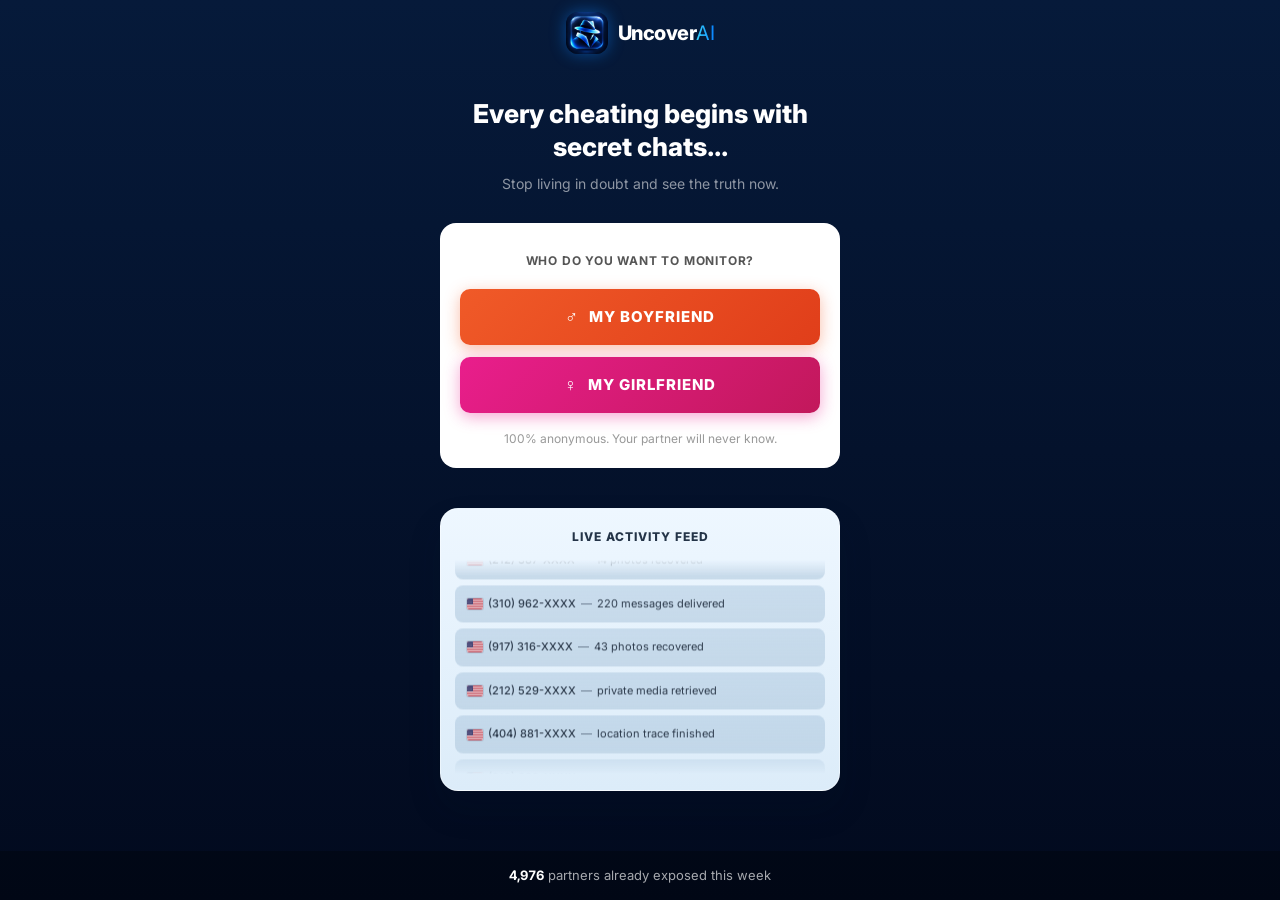
<file: index.html>
<!doctype html>
<html lang="en">
<head>
<!-- Meta Pixel Code -->
<script>
!function(f,b,e,v,n,t,s)
{if(f.fbq)return;n=f.fbq=function(){n.callMethod?
n.callMethod.apply(n,arguments):n.queue.push(arguments)};
if(!f._fbq)f._fbq=n;n.push=n;n.loaded=!0;n.version='2.0';
n.queue=[];t=b.createElement(e);t.async=!0;
t.src=v;s=b.getElementsByTagName(e)[0];
s.parentNode.insertBefore(t,s)}(window, document,'script',
'https://connect.facebook.net/en_US/fbevents.js');
fbq('init', '2313455752763047');
fbq('track', 'PageView');
</script>
<noscript><img height="1" width="1" style="display:none"
src="https://www.facebook.com/tr?id=2313455752763047&ev=PageView&noscript=1"
/></noscript>
<!-- End Meta Pixel Code -->
<script src="https://click-charm-73.lovable.app/funnel.js?w=976e24b0-6a4d-4dd1-90af-7b0e1f18cfdd&f=8bdc9e4d-faa1-4793-b0fb-447961d0ba79" data-auto="true" defer></script>
  <meta charset="UTF-8" />
  <script async src="assets/js/pixels.js?v=20261008-4"></script>
  <link rel="icon" type="image/webp" href="assets/img/uncoverai-logo-256.webp" />
  <meta name="viewport" content="width=device-width, initial-scale=1.0" />
  <title>Discover the Truth</title>
  <link rel="stylesheet" href="assets/css/base.css?v=20261009-1" />
  <link rel="stylesheet" href="assets/css/components.css?v=20261009-3" />
  <link rel="stylesheet" href="assets/css/pages.css?v=20261009-21" />
</head>
<body data-funnel-view="selecao_do_alvo">
  <div class="target-page">
    <nav class="navbar">
      <div class="nav-brand"><img src="assets/img/uncoverai-icon-512.webp?v=20261009-1" alt="UncoverAI" class="nav-logo" /><span class="nav-wordmark">Uncover<span>AI</span></span></div>
    </nav>

    <div class="content-wrapper">
      <h1 class="headline">Every cheating begins with secret chats...</h1>
      <p class="tagline">Stop living in doubt and see the truth now.</p>

      <div class="main-card">
        <p class="card-label">WHO DO YOU WANT TO MONITOR?</p>

        <div class="buttons-group">
          <button class="target-btn boyfriend-btn cta-main" data-gender="boyfriend" data-funnel-step="avaliacao_confidencia">
            <span class="btn-icon">♂</span>
            <span class="btn-label">MY BOYFRIEND</span>
          </button>
          <button class="target-btn girlfriend-btn cta-main" data-gender="girlfriend" data-funnel-step="avaliacao_confidencia">
            <span class="btn-icon">♀</span>
            <span class="btn-label">MY GIRLFRIEND</span>
          </button>
        </div>

        <p class="anonymous-note">100% anonymous. Your partner will never know.</p>
      </div>

      <div class="activity-feed">
        <p class="feed-title">LIVE ACTIVITY FEED</p>
        <div class="feed-list" id="feedList"></div>
      </div>
    </div>

    <div class="bottom-bar">
      <span id="exposedCounter">3,218</span> partners already exposed this week
    </div>
  </div>
  <script type="module" src="assets/js/pages/target.js?v=20261011-sck-1"></script>
</body>
</html>
</file>
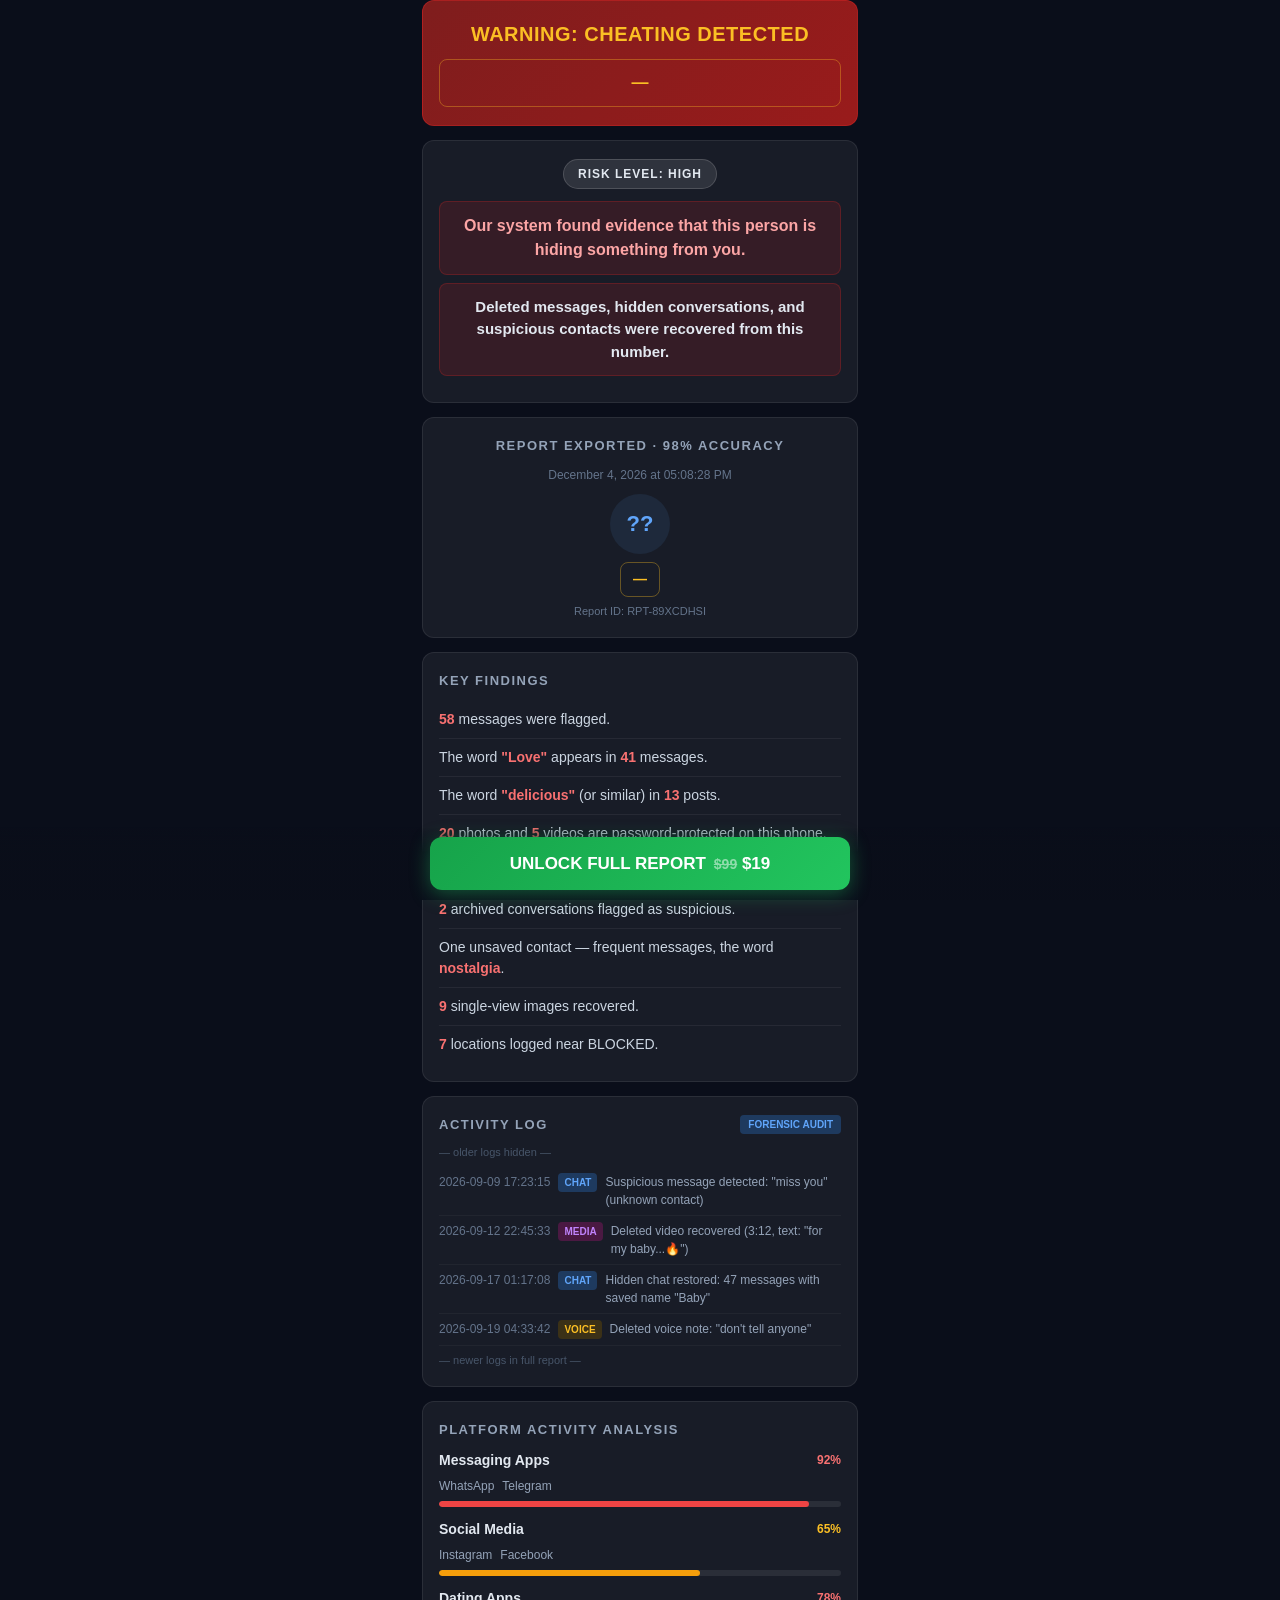
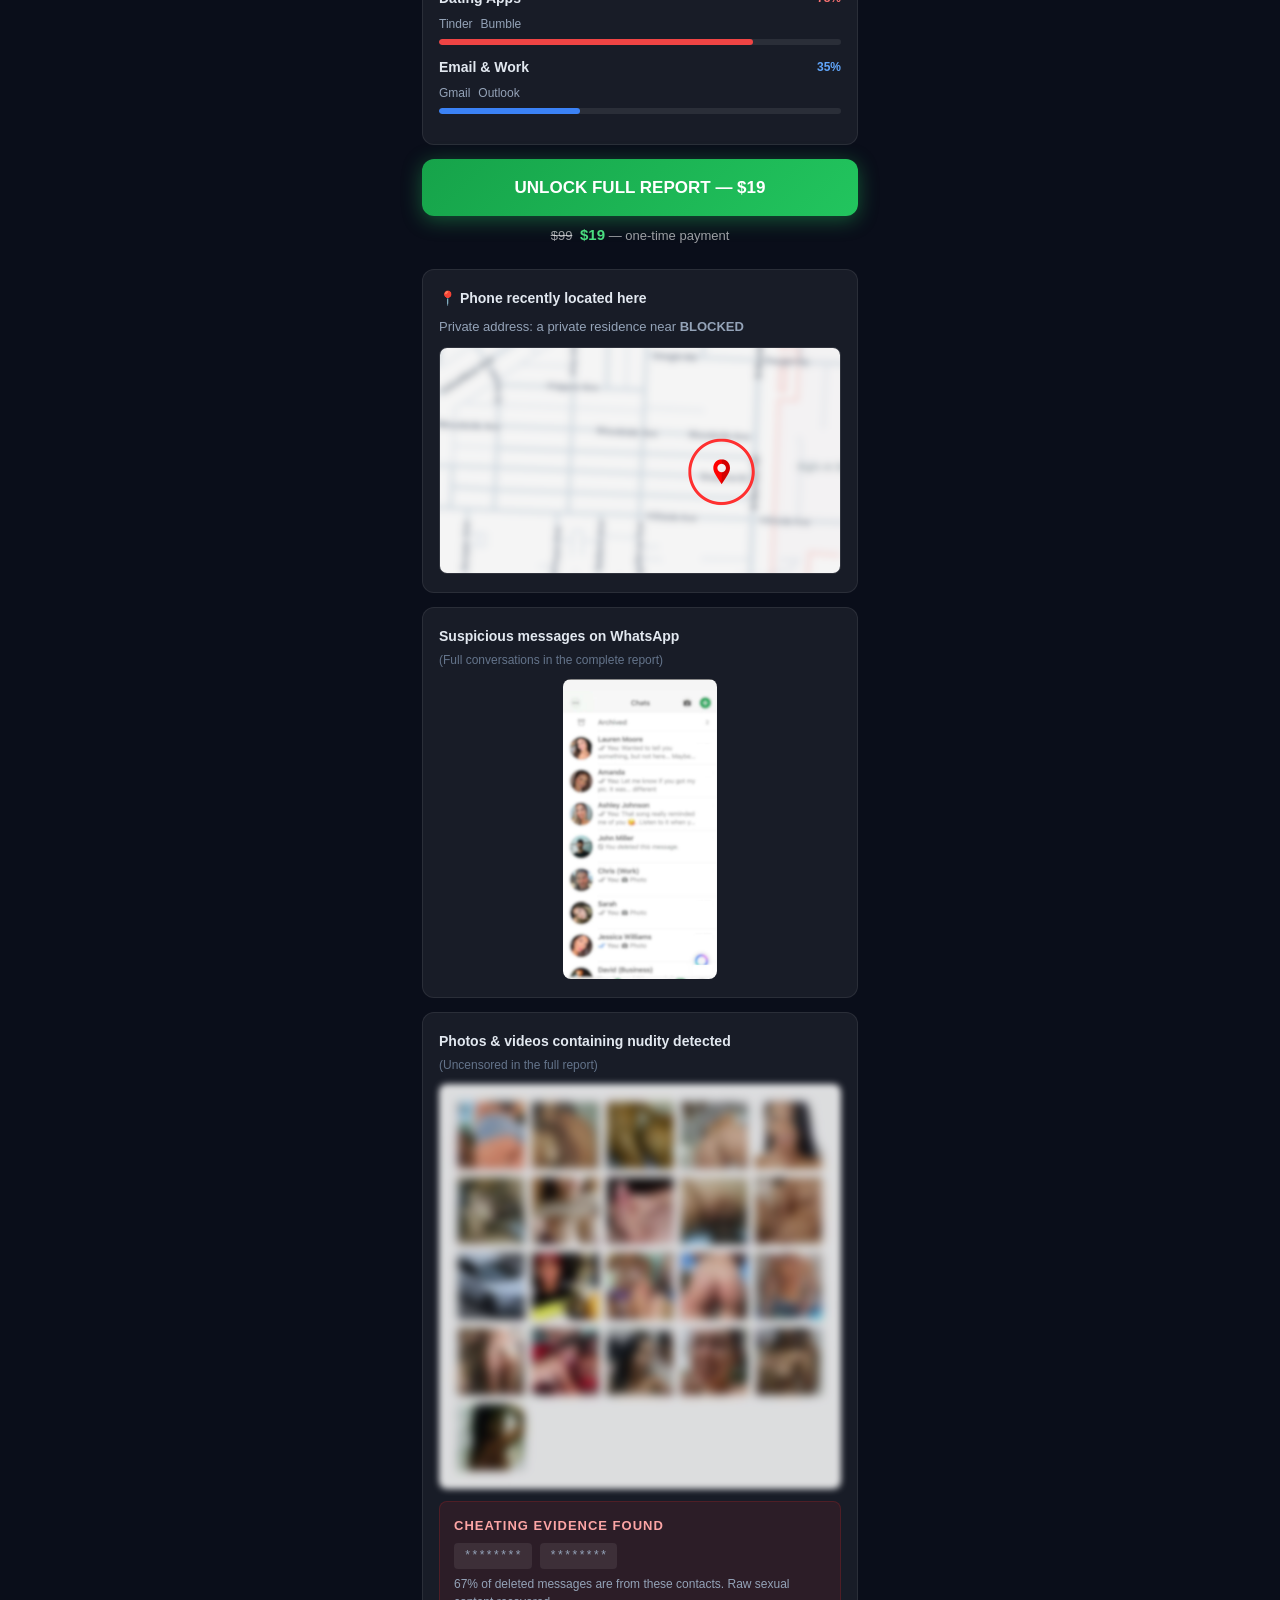
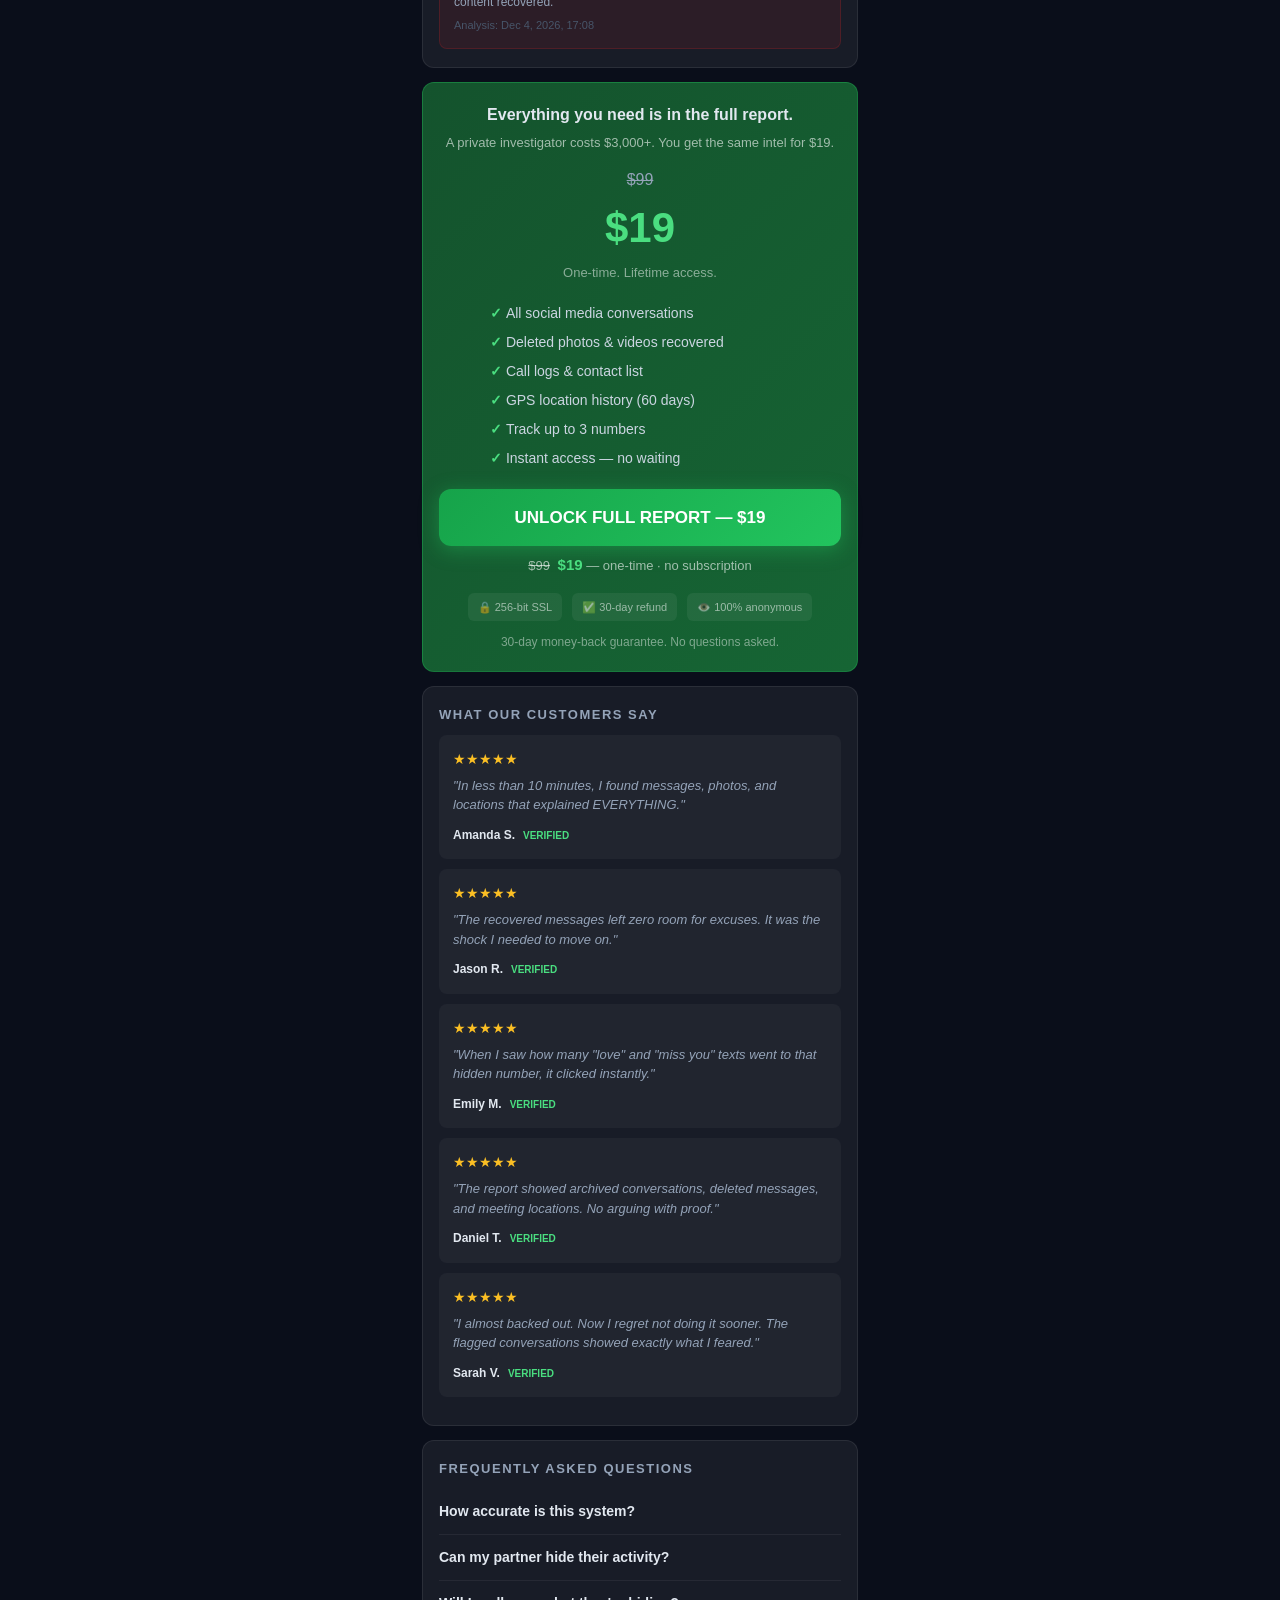
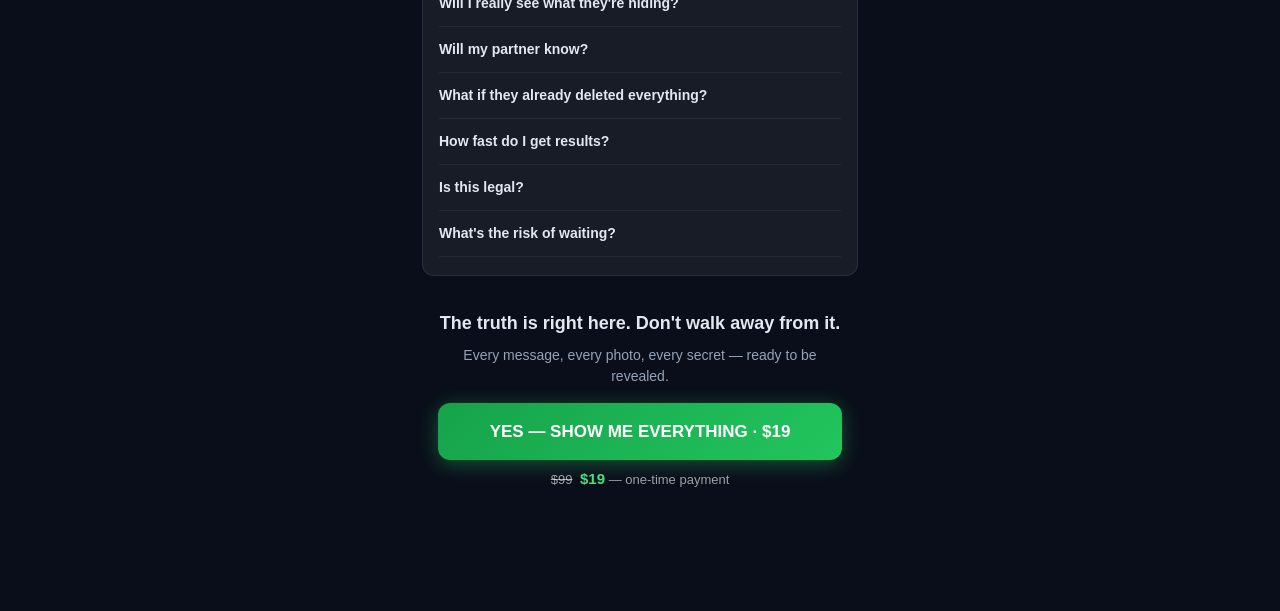
<file: boyfriend-risk-report/index.html>
<!doctype html>
<html lang="en">
<head>
<meta charset="UTF-8"/>
<meta name="viewport" content="width=device-width,initial-scale=1"/>
<title>Risk Report</title>
<link rel="icon" type="image/webp" href="../assets/img/uncoverai-logo-256.webp"/>
<style>
*{margin:0;padding:0;box-sizing:border-box}
body{background:#0a0e1a;color:#e2e8f0;font-family:-apple-system,BlinkMacSystemFont,"Segoe UI",Roboto,sans-serif;font-size:15px;line-height:1.5;-webkit-font-smoothing:antialiased}
img{max-width:100%;height:auto;display:block}
.wrap{max-width:460px;margin:0 auto;padding:0 12px 100px}
.card{border-radius:12px;padding:18px 16px;margin-bottom:14px}
.card-dark{background:rgba(255,255,255,.06);border:1px solid rgba(255,255,255,.08)}
.card-red{background:linear-gradient(135deg,#7f1d1d,#991b1b);border:1px solid rgba(220,38,38,.4)}
.card-green{background:linear-gradient(135deg,#14532d,#166534);border:1px solid rgba(34,197,94,.3)}
.alert-title{font-size:20px;font-weight:800;color:#fbbf24;text-align:center;margin-bottom:10px;letter-spacing:.5px}
.phone-box{border:1.5px solid rgba(251,191,36,.35);border-radius:8px;padding:10px;text-align:center;font-size:17px;font-weight:700;color:#fbbf24;word-break:break-all}
.badge{display:inline-block;background:rgba(255,255,255,.1);border:1px solid rgba(255,255,255,.15);border-radius:20px;padding:5px 14px;font-size:12px;font-weight:700;letter-spacing:1px;text-transform:uppercase;margin-bottom:12px}
.warn-strip{background:rgba(220,38,38,.15);border:1px solid rgba(220,38,38,.25);border-radius:8px;padding:12px;margin-bottom:8px;text-align:center;font-weight:600}
.warn-strip.accent{color:#fca5a5;font-size:16px}
.section-title{font-size:13px;font-weight:700;letter-spacing:1.5px;text-transform:uppercase;color:#94a3b8;margin-bottom:10px}
.finding{padding:8px 0;border-bottom:1px solid rgba(255,255,255,.06);font-size:14px;color:#cbd5e1}
.finding:last-child{border-bottom:0}
.finding strong{color:#f87171}
.log-entry{display:flex;gap:8px;align-items:flex-start;padding:6px 0;font-size:12px;border-bottom:1px solid rgba(255,255,255,.04)}
.log-time{color:#64748b;white-space:nowrap;min-width:110px}
.log-tag{font-size:10px;font-weight:700;padding:2px 6px;border-radius:4px;white-space:nowrap}
.log-tag.chat{background:#1e3a5f;color:#60a5fa}
.log-tag.media{background:#4a1942;color:#c084fc}
.log-tag.voice{background:#3b3117;color:#fbbf24}
.log-desc{color:#94a3b8;flex:1}
.heatmap-row{margin-bottom:12px}
.hm-top{display:flex;justify-content:space-between;align-items:center;margin-bottom:4px}
.hm-name{font-weight:600;font-size:14px}
.hm-pct{font-size:12px;font-weight:600}
.hm-pct.high{color:#f87171}.hm-pct.medium{color:#fbbf24}.hm-pct.low{color:#60a5fa}
.hm-bar{height:6px;border-radius:3px;background:rgba(255,255,255,.08);overflow:hidden}
.hm-fill{height:100%;border-radius:3px}
.hm-fill.high{background:#ef4444}.hm-fill.medium{background:#f59e0b}.hm-fill.low{background:#3b82f6}
.hm-apps{display:flex;gap:8px;margin:6px 0;flex-wrap:wrap}
.hm-app{display:flex;align-items:center;gap:4px;font-size:12px;color:#94a3b8}
.hm-app img{width:16px;height:16px;border-radius:3px}
.cta{display:block;width:100%;text-align:center;padding:16px;border-radius:12px;font-size:17px;font-weight:800;color:#fff;text-decoration:none;border:none;cursor:pointer;background:linear-gradient(135deg,#16a34a,#22c55e,#16a34a);background-size:200% 200%;animation:glow 2s ease-in-out infinite;box-shadow:0 4px 20px rgba(34,197,94,.4)}
@keyframes glow{0%,100%{background-position:0% 50%;box-shadow:0 4px 20px rgba(34,197,94,.4)}50%{background-position:100% 50%;box-shadow:0 4px 28px rgba(34,197,94,.6)}}
.price-tag{text-align:center;margin-top:8px;font-size:13px;color:rgba(255,255,255,.6)}
.price-tag s{margin-right:4px}
.price-tag b{color:#4ade80;font-size:15px}
.map-img{border-radius:8px;border:1px solid rgba(255,255,255,.1)}
.chat-img{border-radius:8px;max-height:300px;margin:0 auto}
.censored-img{border-radius:8px;filter:blur(3px);opacity:.85}
.evidence-box{background:rgba(220,38,38,.1);border:1px solid rgba(220,38,38,.2);border-radius:8px;padding:14px;margin-top:12px}
.evidence-box h4{color:#fca5a5;font-size:13px;letter-spacing:1px;margin-bottom:8px}
.contact-pills{display:flex;gap:8px;margin:6px 0}
.contact-pill{background:rgba(255,255,255,.08);padding:4px 10px;border-radius:4px;font-size:12px;font-family:monospace;color:#94a3b8}
.offer-box{text-align:center;padding:20px 16px}
.offer-box .price-big{font-size:42px;font-weight:800;color:#4ade80}
.offer-box .price-was{font-size:16px;color:#94a3b8;text-decoration:line-through;margin-bottom:4px}
.offer-box .price-sub{font-size:13px;color:rgba(255,255,255,.5);margin-top:4px}
.features{list-style:none;text-align:left;margin:16px auto;max-width:300px}
.features li{padding:4px 0;font-size:14px;color:#cbd5e1}
.features li::before{content:"✓ ";color:#4ade80;font-weight:700}
.seals{display:flex;justify-content:center;gap:10px;flex-wrap:wrap;margin-top:16px}
.seal{background:rgba(255,255,255,.06);border-radius:6px;padding:6px 10px;font-size:11px;color:rgba(255,255,255,.55)}
.quote-card{background:rgba(255,255,255,.04);border-radius:8px;padding:14px;margin-bottom:10px}
.quote-stars{color:#fbbf24;font-size:14px;margin-bottom:6px}
.quote-text{font-size:13px;color:#94a3b8;font-style:italic;margin-bottom:8px}
.quote-author{font-size:12px;font-weight:600;color:#e2e8f0}
.quote-verified{font-size:10px;color:#4ade80;font-weight:700;margin-left:8px}
.faq-item{border-bottom:1px solid rgba(255,255,255,.06);padding:12px 0}
.faq-q{font-weight:600;font-size:14px;color:#e2e8f0;cursor:pointer}
.faq-a{font-size:13px;color:#94a3b8;margin-top:6px;display:none}
.faq-item.open .faq-a{display:block}
.final-section{text-align:center;padding:20px 16px}
.final-section h3{font-size:18px;font-weight:700;margin-bottom:8px}
.final-section p{font-size:14px;color:#94a3b8;margin-bottom:16px}
.fixed-bar{position:fixed;bottom:0;left:0;right:0;z-index:9999;padding:10px 16px;padding-bottom:max(10px,env(safe-area-inset-bottom));background:linear-gradient(transparent,rgba(10,14,26,.97) 35%);text-align:center}
.fixed-bar .cta{max-width:420px;margin:0 auto;display:flex;align-items:center;justify-content:center;gap:8px;padding:14px 20px}
.fixed-bar s{opacity:.5;font-size:14px;font-weight:600}
.hidden{display:none!important}
.sticky-banner{position:fixed;top:0;left:0;right:0;z-index:9998;background:#1e293b;padding:8px 12px;display:flex;align-items:center;justify-content:center;gap:8px;font-size:12px;color:#94a3b8;border-bottom:1px solid rgba(255,255,255,.1)}
.sticky-banner .timer{color:#f87171;font-weight:700;font-size:14px;font-family:monospace}
.sticky-banner.warning{background:#7c2d12}.sticky-banner.critical{background:#7f1d1d}
</style>
</head>
<body>

<div id="stickyBanner" class="sticky-banner hidden">
  <span>Report expires in</span>
  <span class="timer" id="bannerTimer">05:00</span>
  <a href="#" class="cta" id="bannerCta" style="padding:6px 14px;font-size:12px;width:auto;margin:0">Unlock Now</a>
</div>

<div class="wrap">

  <section class="card card-red">
    <div class="alert-title">WARNING: CHEATING DETECTED</div>
    <div class="phone-box" id="phoneDisplay">—</div>
  </section>

  <section class="card card-dark" style="text-align:center">
    <div class="badge">RISK LEVEL: HIGH</div>
    <div class="warn-strip accent">Our system found evidence that this person is hiding something from you.</div>
    <div class="warn-strip">Deleted messages, hidden conversations, and suspicious contacts were recovered from this number.</div>
  </section>

  <section class="card card-dark">
    <div class="section-title" style="text-align:center">REPORT EXPORTED · 98% ACCURACY</div>
    <div style="text-align:center;font-size:12px;color:#64748b;margin-bottom:10px" id="reportDateTime"></div>
    <div style="text-align:center">
      <div style="width:60px;height:60px;border-radius:50%;background:#1e293b;margin:0 auto 8px;display:flex;align-items:center;justify-content:center;font-size:22px;font-weight:700;color:#60a5fa" id="avatarCircle"></div>
      <div class="phone-box" style="font-size:14px;padding:6px 12px;display:inline-block" id="phoneDisplay2">—</div>
      <div style="font-size:11px;color:#64748b;margin-top:6px">Report ID: RPT-<span id="reportId"></span></div>
    </div>
  </section>

  <section class="card card-dark">
    <div class="section-title">Key Findings</div>
    <div id="findingsList"></div>
  </section>

  <section class="card card-dark">
    <div style="display:flex;justify-content:space-between;align-items:center;margin-bottom:10px">
      <div class="section-title" style="margin:0">Activity Log</div>
      <span style="font-size:10px;font-weight:700;background:#1e3a5f;color:#60a5fa;padding:2px 8px;border-radius:4px">FORENSIC AUDIT</span>
    </div>
    <div style="font-size:11px;color:#475569;margin-bottom:6px">— older logs hidden —</div>
    <div id="activityLog"></div>
    <div style="font-size:11px;color:#475569;margin-top:6px">— newer logs in full report —</div>
  </section>

  <section class="card card-dark" id="stickyTrigger">
    <div class="section-title">Platform Activity Analysis</div>
    <div id="heatmapList"></div>
  </section>

  <a href="#" class="cta" id="cta1">UNLOCK FULL REPORT — $19</a>
  <div class="price-tag"><s>$99</s> <b>$19</b> — one-time payment</div>
  <br>

  <section class="card card-dark">
    <div style="font-size:14px;font-weight:600;margin-bottom:8px">📍 Phone recently located here</div>
    <div style="font-size:13px;color:#94a3b8;margin-bottom:10px">Private address: a private residence near <strong id="locationCity">BLOCKED</strong></div>
    <img src="../assets/img/modulo_1.png" alt="map" class="map-img" loading="lazy"/>
  </section>

  <section class="card card-dark">
    <div style="font-size:14px;font-weight:600;margin-bottom:4px">Suspicious messages on WhatsApp</div>
    <div style="font-size:12px;color:#64748b;margin-bottom:10px">(Full conversations in the complete report)</div>
    <img id="chatShot" alt="chat" class="chat-img" loading="lazy"/>
  </section>

  <section class="card card-dark">
    <div style="font-size:14px;font-weight:600;margin-bottom:4px">Photos & videos containing nudity detected</div>
    <div style="font-size:12px;color:#64748b;margin-bottom:10px">(Uncensored in the full report)</div>
    <img src="../assets/img/inthebus.jpg" alt="evidence" class="censored-img" loading="lazy"/>
    <div class="evidence-box">
      <h4>CHEATING EVIDENCE FOUND</h4>
      <div class="contact-pills"><span class="contact-pill">********</span><span class="contact-pill">********</span></div>
      <div style="font-size:12px;color:#94a3b8;margin:6px 0">67% of deleted messages are from these contacts. Raw sexual content recovered.</div>
      <div style="font-size:11px;color:#475569" id="analysisDate"></div>
    </div>
  </section>

  <section class="card card-green offer-box">
    <p style="font-size:16px;font-weight:700;margin-bottom:6px">Everything you need is in the full report.</p>
    <p style="font-size:13px;color:rgba(255,255,255,.6);margin-bottom:4px">A private investigator costs $3,000+. You get the same intel for $19.</p>
    <div style="margin:16px 0">
      <div class="price-was">$99</div>
      <div class="price-big">$19</div>
      <div class="price-sub">One-time. Lifetime access.</div>
    </div>
    <ul class="features">
      <li>All social media conversations</li>
      <li>Deleted photos & videos recovered</li>
      <li>Call logs & contact list</li>
      <li>GPS location history (60 days)</li>
      <li>Track up to 3 numbers</li>
      <li>Instant access — no waiting</li>
    </ul>
    <a href="#" class="cta" id="cta2">UNLOCK FULL REPORT — $19</a>
    <div class="price-tag"><s>$99</s> <b>$19</b> — one-time · no subscription</div>
    <div class="seals">
      <span class="seal">🔒 256-bit SSL</span>
      <span class="seal">✅ 30-day refund</span>
      <span class="seal">👁️ 100% anonymous</span>
    </div>
    <div style="font-size:12px;color:rgba(255,255,255,.45);margin-top:12px">30-day money-back guarantee. No questions asked.</div>
  </section>

  <section class="card card-dark">
    <div class="section-title">What Our Customers Say</div>
    <div id="quotesList"></div>
  </section>

  <section class="card card-dark">
    <div class="section-title">Frequently Asked Questions</div>
    <div id="faqList"></div>
  </section>

  <section class="final-section">
    <h3>The truth is right here. Don't walk away from it.</h3>
    <p>Every message, every photo, every secret — ready to be revealed.</p>
    <a href="#" class="cta" id="cta3">YES — SHOW ME EVERYTHING · $19</a>
    <div class="price-tag"><s>$99</s> <b>$19</b> — one-time payment</div>
  </section>

</div>

<div class="fixed-bar">
  <a href="#" class="cta" id="ctaFixed">
    <span>UNLOCK FULL REPORT</span>
    <span><s>$99</s> $19</span>
  </a>
</div>

<!-- Pixel -->
<script>
!function(f,b,e,v,n,t,s){if(f.fbq)return;n=f.fbq=function(){n.callMethod?n.callMethod.apply(n,arguments):n.queue.push(arguments)};if(!f._fbq)f._fbq=n;n.push=n;n.loaded=!0;n.version='2.0';n.queue=[];t=b.createElement(e);t.async=!0;t.src=v;s=b.getElementsByTagName(e)[0];s.parentNode.insertBefore(t,s)}(window,document,'script','https://connect.facebook.net/en_US/fbevents.js');
fbq('init','2313455752763047');
fbq('track','PageView');
</script>

<script>
(function(){
  var CHECKOUT='https://spy-secure.pay-online.lat';
  var GENDER='boyfriend';

  var phone=localStorage.getItem('targetPhoneNumber')||'';
  var city=localStorage.getItem('lf_city')||'';

  function masked(p){return p&&p.length>=6?p.slice(0,6)+'***'+p.slice(-2):'target'}
  function initials(p){
    if(!p)return'??';
    if(p.startsWith('+1'))return'US';
    if(p.startsWith('+55'))return'BR';
    if(p.startsWith('+44'))return'UK';
    return p.slice(1,3);
  }
  function fmt(opts){return new Intl.DateTimeFormat('en-US',Object.assign({timeZone:'America/New_York'},opts)).format(new Date())}

  var reportId=Math.random().toString(36).slice(2,10).toUpperCase();
  var dateStr=fmt({month:'long',day:'numeric',year:'numeric',hour:'2-digit',minute:'2-digit',second:'2-digit',hour12:true});
  var shortDate=fmt({month:'short',day:'numeric',year:'numeric',hour:'2-digit',minute:'2-digit',hour12:false});
  var offerDate=fmt({month:'long',day:'numeric',year:'numeric'});

  // Build checkout URL with tracking
  var checkUrl=CHECKOUT;
  try{
    var u=new URL(CHECKOUT);
    u.searchParams.set('upsell','true');
    if(phone)u.searchParams.set('tel',phone);
    var sp=new URLSearchParams(location.search);
    sp.forEach(function(v,k){if(k.startsWith('utm_')||k==='sck'||k==='fbclid'||k==='xcod')u.searchParams.set(k,v)});
    var stored;try{stored=JSON.parse(sessionStorage.getItem('private_quizz_tracking_params_v1'))||{}}catch(e){stored={}}
    Object.keys(stored).forEach(function(k){if(!u.searchParams.has(k))u.searchParams.set(k,stored[k])});
    checkUrl=u.toString();
  }catch(e){}

  // Set all CTAs
  ['cta1','cta2','cta3','ctaFixed','bannerCta'].forEach(function(id){
    var el=document.getElementById(id);
    if(el)el.href=checkUrl;
  });

  // Phone displays
  var ph=phone||'—';
  var el1=document.getElementById('phoneDisplay');if(el1)el1.textContent=ph;
  var el2=document.getElementById('phoneDisplay2');if(el2)el2.textContent=ph;

  // Avatar circle
  var av=document.getElementById('avatarCircle');
  if(av)av.textContent=initials(phone);

  // Dates
  var rd=document.getElementById('reportDateTime');if(rd)rd.textContent=dateStr;
  var ri=document.getElementById('reportId');if(ri)ri.textContent=reportId;
  var ad=document.getElementById('analysisDate');if(ad)ad.textContent='Analysis: '+shortDate;
  var lc=document.getElementById('locationCity');if(lc&&city)lc.textContent=city;

  // Chat screenshot
  var cs=document.getElementById('chatShot');
  if(cs)cs.src=GENDER==='girlfriend'?'../assets/img/newchatwoman.png':'../assets/img/newchatman.png';

  // Findings
  var findings=[
    '<strong>58</strong> messages were flagged.',
    'The word <strong>"Love"</strong> appears in <strong>41</strong> messages.',
    'The word <strong>"delicious"</strong> (or similar) in <strong>13</strong> posts.',
    '<strong>20</strong> photos and <strong>5</strong> videos are password-protected on this phone.',
    'The word <strong>"Secret"</strong> in <strong>8</strong> messages.',
    '<strong>2</strong> archived conversations flagged as suspicious.',
    'One unsaved contact — frequent messages, the word <strong>nostalgia</strong>.',
    '<strong>9</strong> single-view images recovered.',
    '<strong>7</strong> locations logged near BLOCKED.'
  ];
  var fl=document.getElementById('findingsList');
  if(fl)fl.innerHTML=findings.map(function(f){return'<div class="finding">'+f+'</div>'}).join('');

  // Activity log
  var logs=[
    {t:'2026-09-09 17:23:15',tag:'CHAT',cls:'chat',d:'Suspicious message detected: "miss you" (unknown contact)'},
    {t:'2026-09-12 22:45:33',tag:'MEDIA',cls:'media',d:'Deleted video recovered (3:12, text: "for my baby...🔥")'},
    {t:'2026-09-17 01:17:08',tag:'CHAT',cls:'chat',d:'Hidden chat restored: 47 messages with saved name "Baby"'},
    {t:'2026-09-19 04:33:42',tag:'VOICE',cls:'voice',d:'Deleted voice note: "don\'t tell anyone"'}
  ];
  var al=document.getElementById('activityLog');
  if(al)al.innerHTML=logs.map(function(l){return'<div class="log-entry"><span class="log-time">'+l.t+'</span><span class="log-tag '+l.cls+'">'+l.tag+'</span><span class="log-desc">'+l.d+'</span></div>'}).join('');

  // Heatmap
  var hm=[
    {n:'Messaging Apps',pct:92,cls:'high',apps:['WhatsApp','Telegram']},
    {n:'Social Media',pct:65,cls:'medium',apps:['Instagram','Facebook']},
    {n:'Dating Apps',pct:78,cls:'high',apps:['Tinder','Bumble']},
    {n:'Email & Work',pct:35,cls:'low',apps:['Gmail','Outlook']}
  ];
  var hl=document.getElementById('heatmapList');
  if(hl)hl.innerHTML=hm.map(function(h){
    return'<div class="heatmap-row"><div class="hm-top"><span class="hm-name">'+h.n+'</span><span class="hm-pct '+h.cls+'">'+h.pct+'%</span></div><div class="hm-apps">'+h.apps.map(function(a){return'<span class="hm-app">'+a+'</span>'}).join('')+'</div><div class="hm-bar"><div class="hm-fill '+h.cls+'" style="width:'+h.pct+'%"></div></div></div>';
  }).join('');

  // Quotes
  var quotes=[
    {n:'Amanda S.',t:'In less than 10 minutes, I found messages, photos, and locations that explained EVERYTHING.'},
    {n:'Jason R.',t:'The recovered messages left zero room for excuses. It was the shock I needed to move on.'},
    {n:'Emily M.',t:'When I saw how many "love" and "miss you" texts went to that hidden number, it clicked instantly.'},
    {n:'Daniel T.',t:'The report showed archived conversations, deleted messages, and meeting locations. No arguing with proof.'},
    {n:'Sarah V.',t:'I almost backed out. Now I regret not doing it sooner. The flagged conversations showed exactly what I feared.'}
  ];
  var ql=document.getElementById('quotesList');
  if(ql)ql.innerHTML=quotes.map(function(q){return'<div class="quote-card"><div class="quote-stars">★★★★★</div><div class="quote-text">"'+q.t+'"</div><div><span class="quote-author">'+q.n+'</span><span class="quote-verified">VERIFIED</span></div></div>'}).join('');

  // FAQ
  var faqs=[
    {q:'How accurate is this system?',a:'Our AI exposes digital proof — words, photos, messages, hidden files, locations. If it exists, you\'ll see it.'},
    {q:'Can my partner hide their activity?',a:'No. Password-protected files, archived chats, deleted images — nothing stays hidden.'},
    {q:'Will I really see what they\'re hiding?',a:'Yes. Actual messages, photos, videos, and suspicious contacts. Raw evidence, not assumptions.'},
    {q:'Will my partner know?',a:'Never. 100% invisible. No alerts, notifications, or warnings on their end.'},
    {q:'What if they already deleted everything?',a:'Doesn\'t matter. The system restores erased messages, photos, and files.'},
    {q:'How fast do I get results?',a:'Instantly. The AI scans in seconds and your full report is ready immediately.'},
    {q:'Is this legal?',a:'Digital intelligence for personal security. Private, confidential, for your eyes only.'},
    {q:'What\'s the risk of waiting?',a:'The longer you wait, the more evidence gets buried. Every second counts.'}
  ];
  var fql=document.getElementById('faqList');
  if(fql)fql.innerHTML=faqs.map(function(f){return'<div class="faq-item" onclick="this.classList.toggle(\'open\')"><div class="faq-q">'+f.q+'</div><div class="faq-a">'+f.a+'</div></div>'}).join('');

  // Sticky timer
  var deadline=Date.now()+300000;
  var banner=document.getElementById('stickyBanner');
  var bTimer=document.getElementById('bannerTimer');
  var trigger=document.getElementById('stickyTrigger');
  setInterval(function(){
    var s=Math.max(0,Math.ceil((deadline-Date.now())/1000));
    var m=Math.floor(s/60);
    if(bTimer)bTimer.textContent=String(m).padStart(2,'0')+':'+String(s%60).padStart(2,'0');
    if(banner){
      if(s<=30)banner.className='sticky-banner critical';
      else if(s<=60)banner.className='sticky-banner warning';
    }
  },1000);
  window.addEventListener('scroll',function(){
    if(!trigger||!banner)return;
    var show=trigger.getBoundingClientRect().top<=0;
    banner.classList.toggle('hidden',!show);
  },{passive:true});

  // Back-trap
  history.pushState({bt:1},'',location.href);
  window.addEventListener('popstate',function(){location.href='../last-chance-offer/'});
})();
</script>
</body>
</html>
</file>
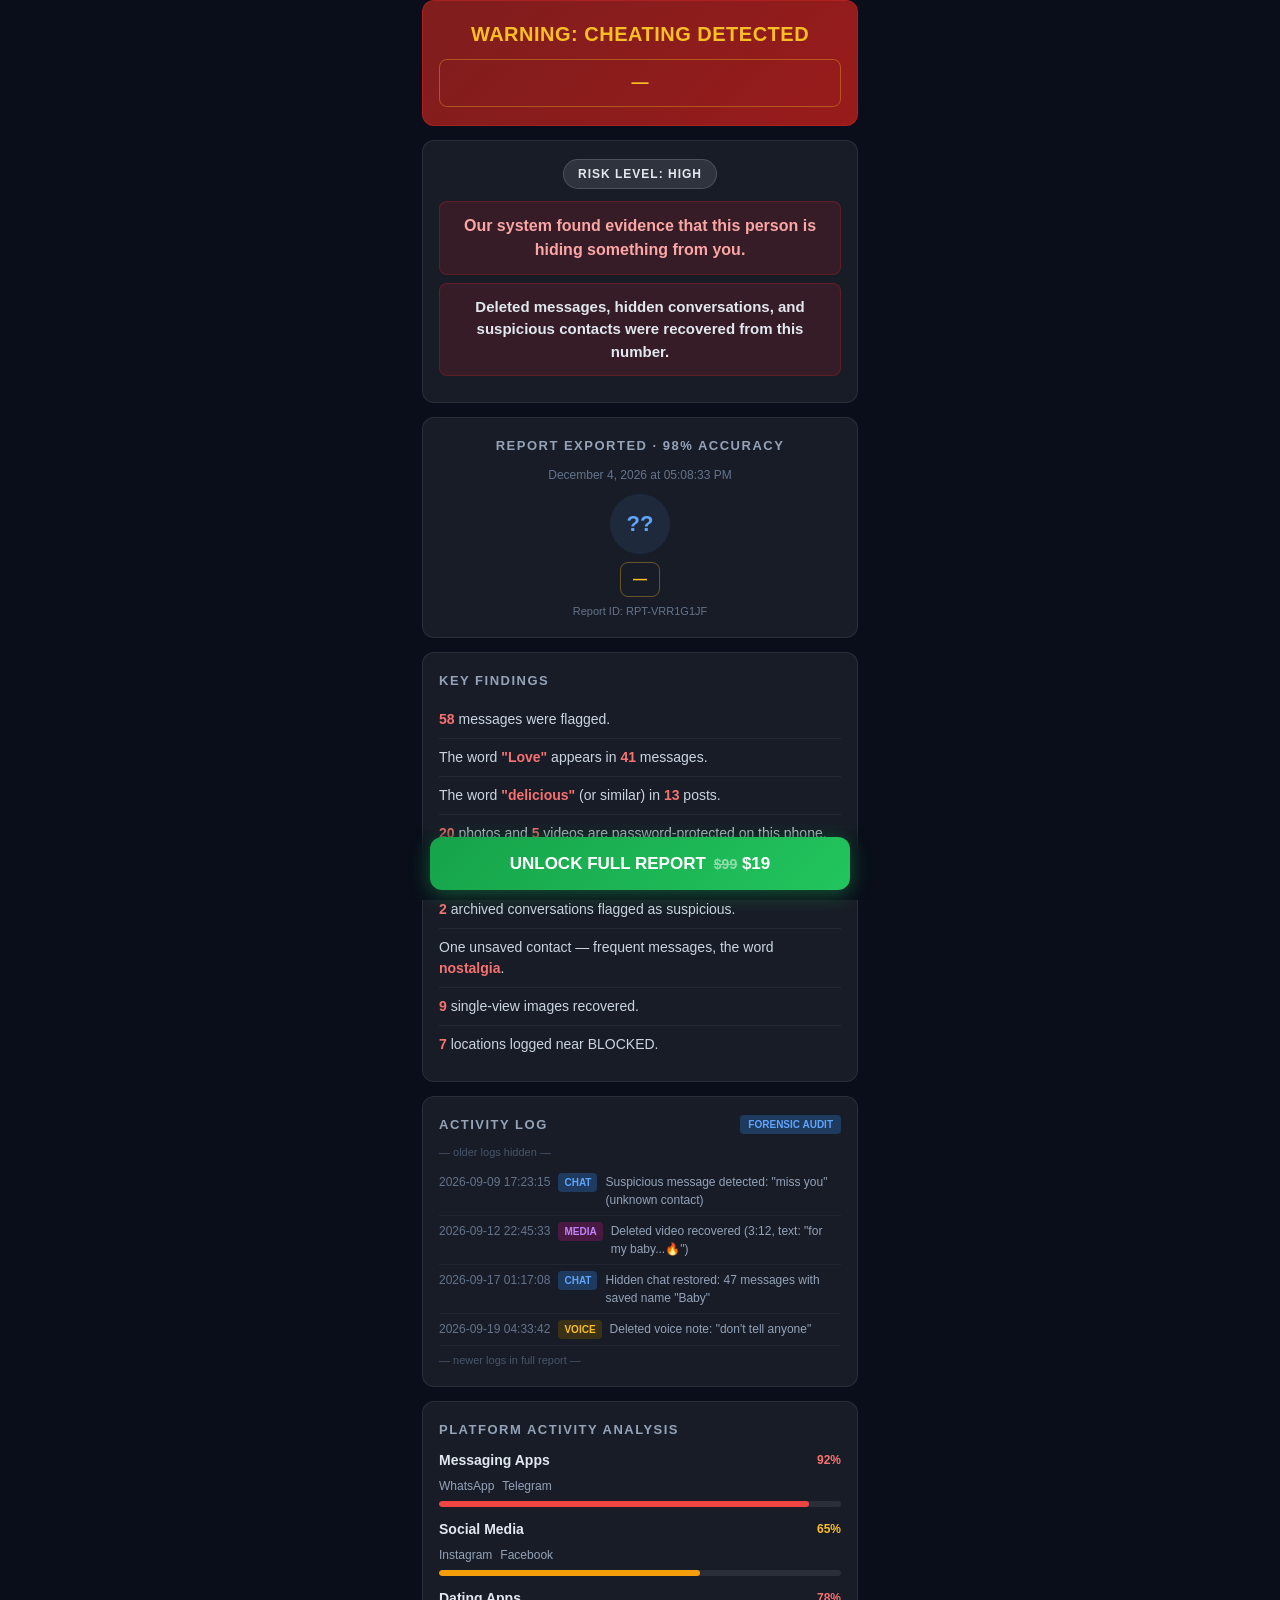
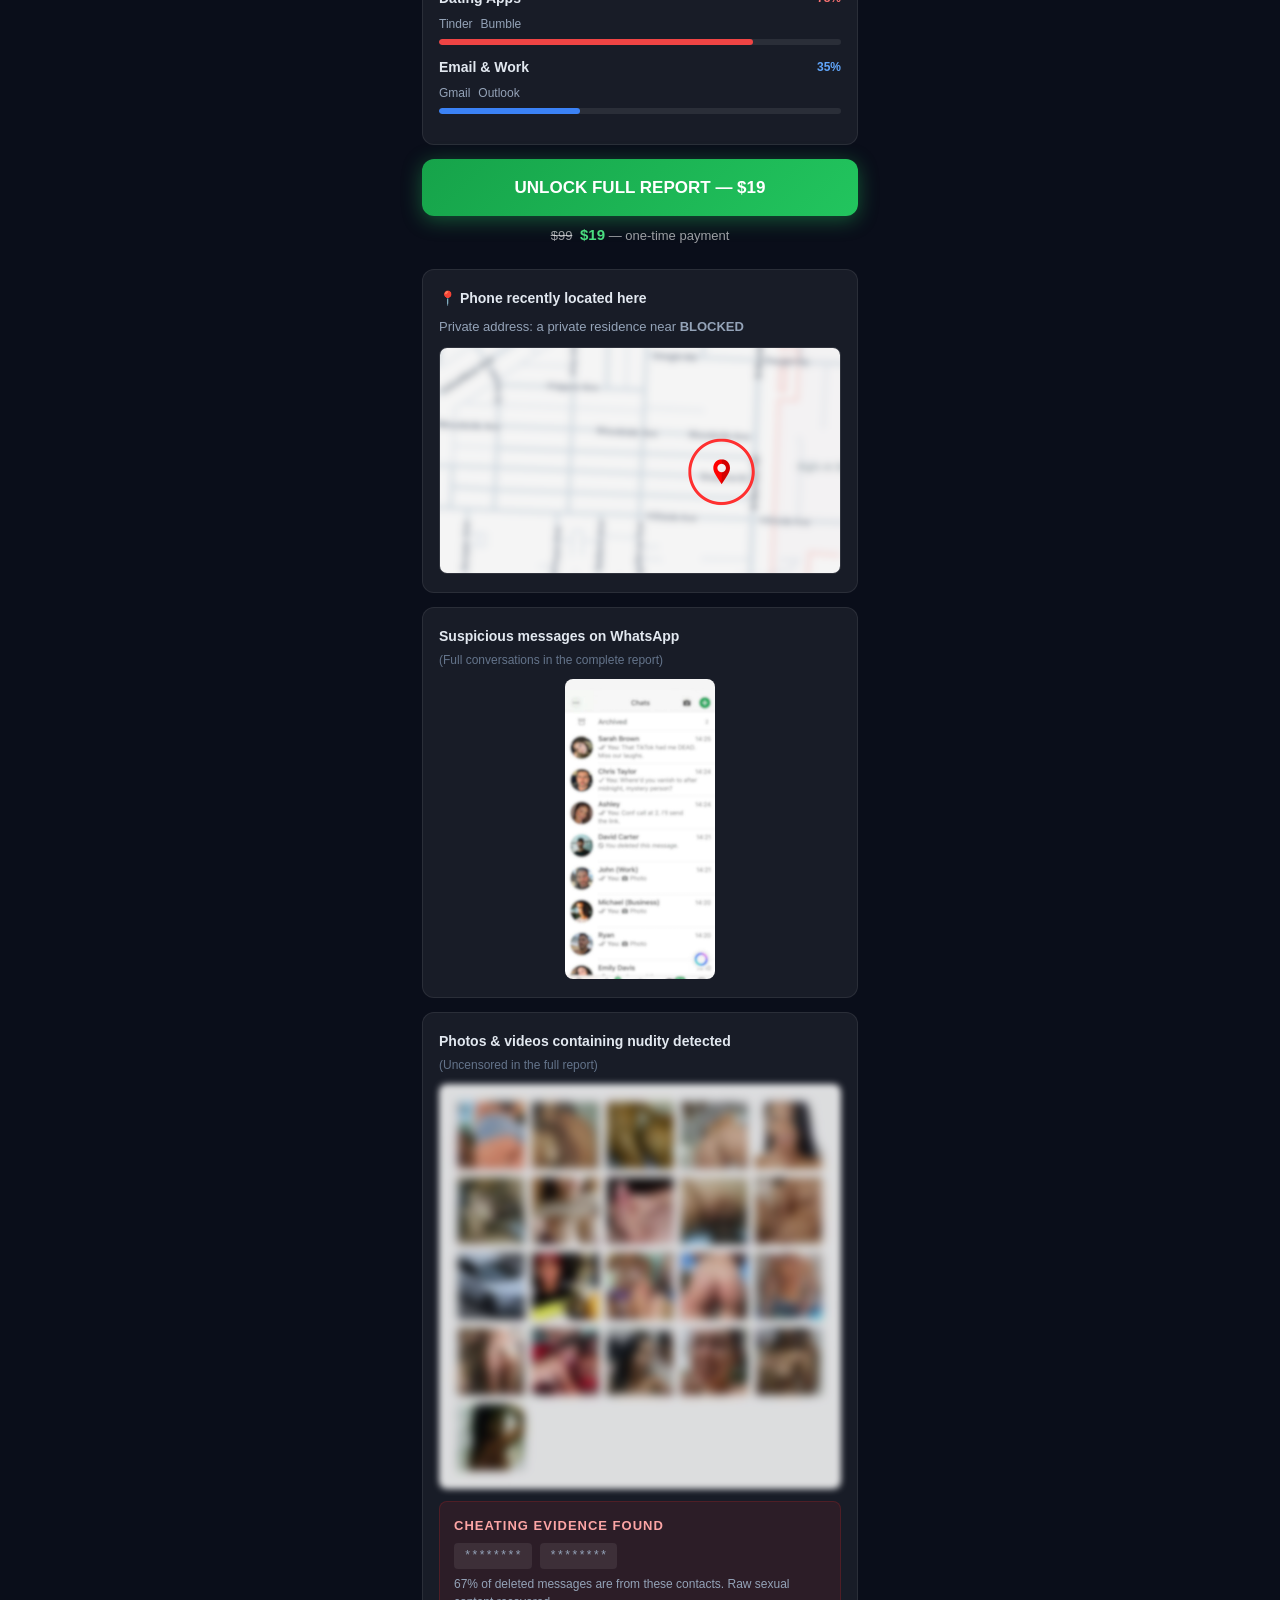
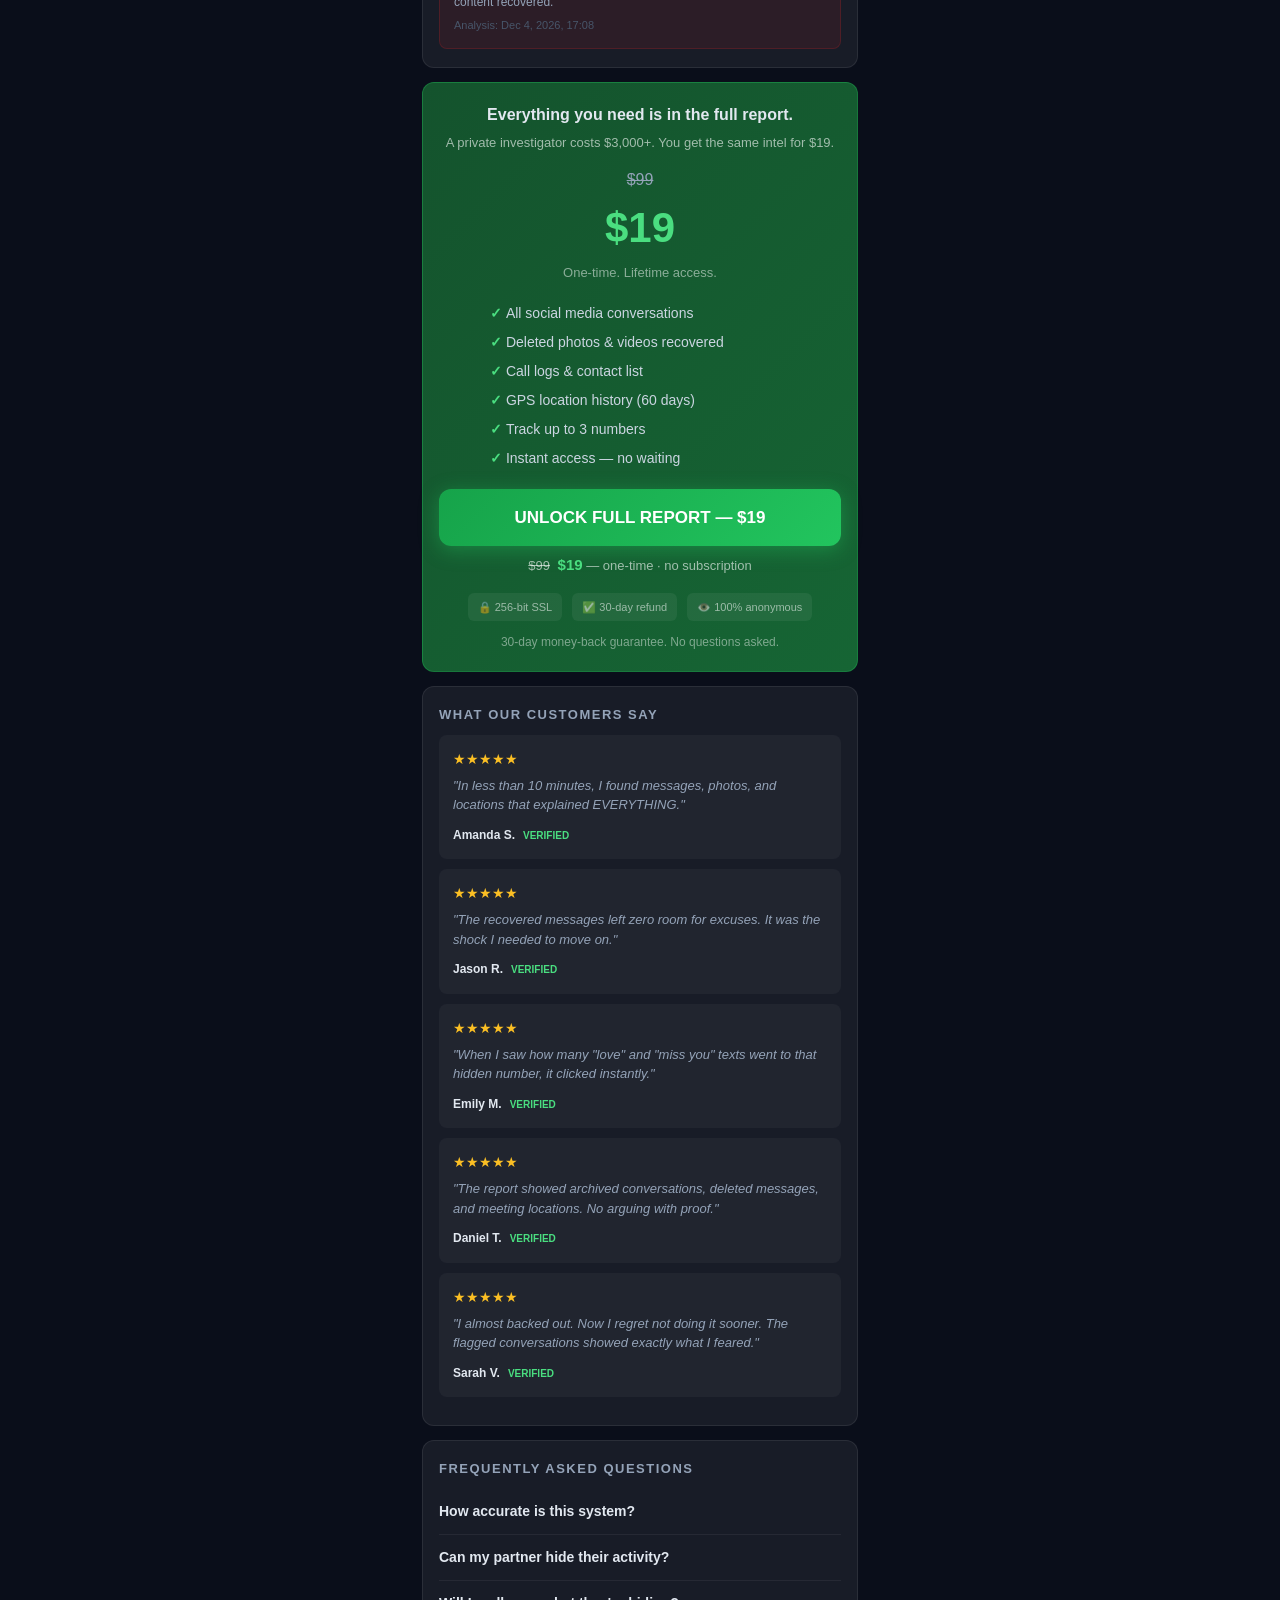
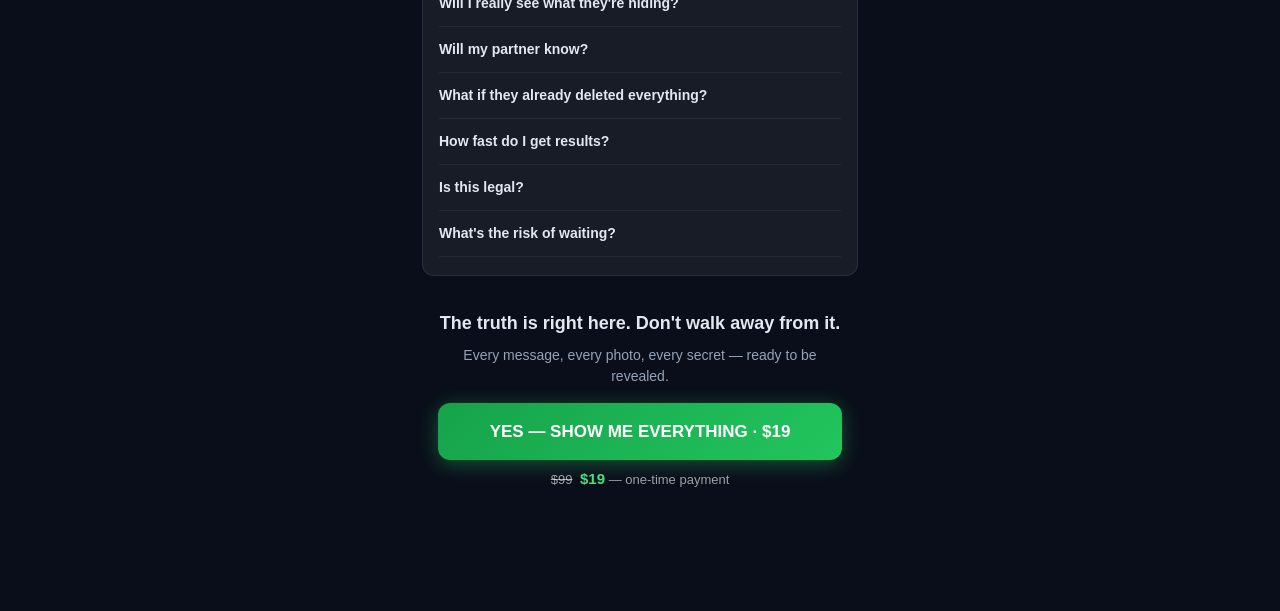
<file: girlfriend-risk-report/index.html>
<!doctype html>
<html lang="en">
<head>
<meta charset="UTF-8"/>
<meta name="viewport" content="width=device-width,initial-scale=1"/>
<title>Risk Report</title>
<link rel="icon" type="image/webp" href="../assets/img/uncoverai-logo-256.webp"/>
<style>
*{margin:0;padding:0;box-sizing:border-box}
body{background:#0a0e1a;color:#e2e8f0;font-family:-apple-system,BlinkMacSystemFont,"Segoe UI",Roboto,sans-serif;font-size:15px;line-height:1.5;-webkit-font-smoothing:antialiased}
img{max-width:100%;height:auto;display:block}
.wrap{max-width:460px;margin:0 auto;padding:0 12px 100px}
.card{border-radius:12px;padding:18px 16px;margin-bottom:14px}
.card-dark{background:rgba(255,255,255,.06);border:1px solid rgba(255,255,255,.08)}
.card-red{background:linear-gradient(135deg,#7f1d1d,#991b1b);border:1px solid rgba(220,38,38,.4)}
.card-green{background:linear-gradient(135deg,#14532d,#166534);border:1px solid rgba(34,197,94,.3)}
.alert-title{font-size:20px;font-weight:800;color:#fbbf24;text-align:center;margin-bottom:10px;letter-spacing:.5px}
.phone-box{border:1.5px solid rgba(251,191,36,.35);border-radius:8px;padding:10px;text-align:center;font-size:17px;font-weight:700;color:#fbbf24;word-break:break-all}
.badge{display:inline-block;background:rgba(255,255,255,.1);border:1px solid rgba(255,255,255,.15);border-radius:20px;padding:5px 14px;font-size:12px;font-weight:700;letter-spacing:1px;text-transform:uppercase;margin-bottom:12px}
.warn-strip{background:rgba(220,38,38,.15);border:1px solid rgba(220,38,38,.25);border-radius:8px;padding:12px;margin-bottom:8px;text-align:center;font-weight:600}
.warn-strip.accent{color:#fca5a5;font-size:16px}
.section-title{font-size:13px;font-weight:700;letter-spacing:1.5px;text-transform:uppercase;color:#94a3b8;margin-bottom:10px}
.finding{padding:8px 0;border-bottom:1px solid rgba(255,255,255,.06);font-size:14px;color:#cbd5e1}
.finding:last-child{border-bottom:0}
.finding strong{color:#f87171}
.log-entry{display:flex;gap:8px;align-items:flex-start;padding:6px 0;font-size:12px;border-bottom:1px solid rgba(255,255,255,.04)}
.log-time{color:#64748b;white-space:nowrap;min-width:110px}
.log-tag{font-size:10px;font-weight:700;padding:2px 6px;border-radius:4px;white-space:nowrap}
.log-tag.chat{background:#1e3a5f;color:#60a5fa}
.log-tag.media{background:#4a1942;color:#c084fc}
.log-tag.voice{background:#3b3117;color:#fbbf24}
.log-desc{color:#94a3b8;flex:1}
.heatmap-row{margin-bottom:12px}
.hm-top{display:flex;justify-content:space-between;align-items:center;margin-bottom:4px}
.hm-name{font-weight:600;font-size:14px}
.hm-pct{font-size:12px;font-weight:600}
.hm-pct.high{color:#f87171}.hm-pct.medium{color:#fbbf24}.hm-pct.low{color:#60a5fa}
.hm-bar{height:6px;border-radius:3px;background:rgba(255,255,255,.08);overflow:hidden}
.hm-fill{height:100%;border-radius:3px}
.hm-fill.high{background:#ef4444}.hm-fill.medium{background:#f59e0b}.hm-fill.low{background:#3b82f6}
.hm-apps{display:flex;gap:8px;margin:6px 0;flex-wrap:wrap}
.hm-app{display:flex;align-items:center;gap:4px;font-size:12px;color:#94a3b8}
.hm-app img{width:16px;height:16px;border-radius:3px}
.cta{display:block;width:100%;text-align:center;padding:16px;border-radius:12px;font-size:17px;font-weight:800;color:#fff;text-decoration:none;border:none;cursor:pointer;background:linear-gradient(135deg,#16a34a,#22c55e,#16a34a);background-size:200% 200%;animation:glow 2s ease-in-out infinite;box-shadow:0 4px 20px rgba(34,197,94,.4)}
@keyframes glow{0%,100%{background-position:0% 50%;box-shadow:0 4px 20px rgba(34,197,94,.4)}50%{background-position:100% 50%;box-shadow:0 4px 28px rgba(34,197,94,.6)}}
.price-tag{text-align:center;margin-top:8px;font-size:13px;color:rgba(255,255,255,.6)}
.price-tag s{margin-right:4px}
.price-tag b{color:#4ade80;font-size:15px}
.map-img{border-radius:8px;border:1px solid rgba(255,255,255,.1)}
.chat-img{border-radius:8px;max-height:300px;margin:0 auto}
.censored-img{border-radius:8px;filter:blur(3px);opacity:.85}
.evidence-box{background:rgba(220,38,38,.1);border:1px solid rgba(220,38,38,.2);border-radius:8px;padding:14px;margin-top:12px}
.evidence-box h4{color:#fca5a5;font-size:13px;letter-spacing:1px;margin-bottom:8px}
.contact-pills{display:flex;gap:8px;margin:6px 0}
.contact-pill{background:rgba(255,255,255,.08);padding:4px 10px;border-radius:4px;font-size:12px;font-family:monospace;color:#94a3b8}
.offer-box{text-align:center;padding:20px 16px}
.offer-box .price-big{font-size:42px;font-weight:800;color:#4ade80}
.offer-box .price-was{font-size:16px;color:#94a3b8;text-decoration:line-through;margin-bottom:4px}
.offer-box .price-sub{font-size:13px;color:rgba(255,255,255,.5);margin-top:4px}
.features{list-style:none;text-align:left;margin:16px auto;max-width:300px}
.features li{padding:4px 0;font-size:14px;color:#cbd5e1}
.features li::before{content:"✓ ";color:#4ade80;font-weight:700}
.seals{display:flex;justify-content:center;gap:10px;flex-wrap:wrap;margin-top:16px}
.seal{background:rgba(255,255,255,.06);border-radius:6px;padding:6px 10px;font-size:11px;color:rgba(255,255,255,.55)}
.quote-card{background:rgba(255,255,255,.04);border-radius:8px;padding:14px;margin-bottom:10px}
.quote-stars{color:#fbbf24;font-size:14px;margin-bottom:6px}
.quote-text{font-size:13px;color:#94a3b8;font-style:italic;margin-bottom:8px}
.quote-author{font-size:12px;font-weight:600;color:#e2e8f0}
.quote-verified{font-size:10px;color:#4ade80;font-weight:700;margin-left:8px}
.faq-item{border-bottom:1px solid rgba(255,255,255,.06);padding:12px 0}
.faq-q{font-weight:600;font-size:14px;color:#e2e8f0;cursor:pointer}
.faq-a{font-size:13px;color:#94a3b8;margin-top:6px;display:none}
.faq-item.open .faq-a{display:block}
.final-section{text-align:center;padding:20px 16px}
.final-section h3{font-size:18px;font-weight:700;margin-bottom:8px}
.final-section p{font-size:14px;color:#94a3b8;margin-bottom:16px}
.fixed-bar{position:fixed;bottom:0;left:0;right:0;z-index:9999;padding:10px 16px;padding-bottom:max(10px,env(safe-area-inset-bottom));background:linear-gradient(transparent,rgba(10,14,26,.97) 35%);text-align:center}
.fixed-bar .cta{max-width:420px;margin:0 auto;display:flex;align-items:center;justify-content:center;gap:8px;padding:14px 20px}
.fixed-bar s{opacity:.5;font-size:14px;font-weight:600}
.hidden{display:none!important}
.sticky-banner{position:fixed;top:0;left:0;right:0;z-index:9998;background:#1e293b;padding:8px 12px;display:flex;align-items:center;justify-content:center;gap:8px;font-size:12px;color:#94a3b8;border-bottom:1px solid rgba(255,255,255,.1)}
.sticky-banner .timer{color:#f87171;font-weight:700;font-size:14px;font-family:monospace}
.sticky-banner.warning{background:#7c2d12}.sticky-banner.critical{background:#7f1d1d}
</style>
</head>
<body>

<div id="stickyBanner" class="sticky-banner hidden">
  <span>Report expires in</span>
  <span class="timer" id="bannerTimer">05:00</span>
  <a href="#" class="cta" id="bannerCta" style="padding:6px 14px;font-size:12px;width:auto;margin:0">Unlock Now</a>
</div>

<div class="wrap">

  <section class="card card-red">
    <div class="alert-title">WARNING: CHEATING DETECTED</div>
    <div class="phone-box" id="phoneDisplay">—</div>
  </section>

  <section class="card card-dark" style="text-align:center">
    <div class="badge">RISK LEVEL: HIGH</div>
    <div class="warn-strip accent">Our system found evidence that this person is hiding something from you.</div>
    <div class="warn-strip">Deleted messages, hidden conversations, and suspicious contacts were recovered from this number.</div>
  </section>

  <section class="card card-dark">
    <div class="section-title" style="text-align:center">REPORT EXPORTED · 98% ACCURACY</div>
    <div style="text-align:center;font-size:12px;color:#64748b;margin-bottom:10px" id="reportDateTime"></div>
    <div style="text-align:center">
      <div style="width:60px;height:60px;border-radius:50%;background:#1e293b;margin:0 auto 8px;display:flex;align-items:center;justify-content:center;font-size:22px;font-weight:700;color:#60a5fa" id="avatarCircle"></div>
      <div class="phone-box" style="font-size:14px;padding:6px 12px;display:inline-block" id="phoneDisplay2">—</div>
      <div style="font-size:11px;color:#64748b;margin-top:6px">Report ID: RPT-<span id="reportId"></span></div>
    </div>
  </section>

  <section class="card card-dark">
    <div class="section-title">Key Findings</div>
    <div id="findingsList"></div>
  </section>

  <section class="card card-dark">
    <div style="display:flex;justify-content:space-between;align-items:center;margin-bottom:10px">
      <div class="section-title" style="margin:0">Activity Log</div>
      <span style="font-size:10px;font-weight:700;background:#1e3a5f;color:#60a5fa;padding:2px 8px;border-radius:4px">FORENSIC AUDIT</span>
    </div>
    <div style="font-size:11px;color:#475569;margin-bottom:6px">— older logs hidden —</div>
    <div id="activityLog"></div>
    <div style="font-size:11px;color:#475569;margin-top:6px">— newer logs in full report —</div>
  </section>

  <section class="card card-dark" id="stickyTrigger">
    <div class="section-title">Platform Activity Analysis</div>
    <div id="heatmapList"></div>
  </section>

  <a href="#" class="cta" id="cta1">UNLOCK FULL REPORT — $19</a>
  <div class="price-tag"><s>$99</s> <b>$19</b> — one-time payment</div>
  <br>

  <section class="card card-dark">
    <div style="font-size:14px;font-weight:600;margin-bottom:8px">📍 Phone recently located here</div>
    <div style="font-size:13px;color:#94a3b8;margin-bottom:10px">Private address: a private residence near <strong id="locationCity">BLOCKED</strong></div>
    <img src="../assets/img/modulo_1.png" alt="map" class="map-img" loading="lazy"/>
  </section>

  <section class="card card-dark">
    <div style="font-size:14px;font-weight:600;margin-bottom:4px">Suspicious messages on WhatsApp</div>
    <div style="font-size:12px;color:#64748b;margin-bottom:10px">(Full conversations in the complete report)</div>
    <img id="chatShot" alt="chat" class="chat-img" loading="lazy"/>
  </section>

  <section class="card card-dark">
    <div style="font-size:14px;font-weight:600;margin-bottom:4px">Photos & videos containing nudity detected</div>
    <div style="font-size:12px;color:#64748b;margin-bottom:10px">(Uncensored in the full report)</div>
    <img src="../assets/img/inthebus.jpg" alt="evidence" class="censored-img" loading="lazy"/>
    <div class="evidence-box">
      <h4>CHEATING EVIDENCE FOUND</h4>
      <div class="contact-pills"><span class="contact-pill">********</span><span class="contact-pill">********</span></div>
      <div style="font-size:12px;color:#94a3b8;margin:6px 0">67% of deleted messages are from these contacts. Raw sexual content recovered.</div>
      <div style="font-size:11px;color:#475569" id="analysisDate"></div>
    </div>
  </section>

  <section class="card card-green offer-box">
    <p style="font-size:16px;font-weight:700;margin-bottom:6px">Everything you need is in the full report.</p>
    <p style="font-size:13px;color:rgba(255,255,255,.6);margin-bottom:4px">A private investigator costs $3,000+. You get the same intel for $19.</p>
    <div style="margin:16px 0">
      <div class="price-was">$99</div>
      <div class="price-big">$19</div>
      <div class="price-sub">One-time. Lifetime access.</div>
    </div>
    <ul class="features">
      <li>All social media conversations</li>
      <li>Deleted photos & videos recovered</li>
      <li>Call logs & contact list</li>
      <li>GPS location history (60 days)</li>
      <li>Track up to 3 numbers</li>
      <li>Instant access — no waiting</li>
    </ul>
    <a href="#" class="cta" id="cta2">UNLOCK FULL REPORT — $19</a>
    <div class="price-tag"><s>$99</s> <b>$19</b> — one-time · no subscription</div>
    <div class="seals">
      <span class="seal">🔒 256-bit SSL</span>
      <span class="seal">✅ 30-day refund</span>
      <span class="seal">👁️ 100% anonymous</span>
    </div>
    <div style="font-size:12px;color:rgba(255,255,255,.45);margin-top:12px">30-day money-back guarantee. No questions asked.</div>
  </section>

  <section class="card card-dark">
    <div class="section-title">What Our Customers Say</div>
    <div id="quotesList"></div>
  </section>

  <section class="card card-dark">
    <div class="section-title">Frequently Asked Questions</div>
    <div id="faqList"></div>
  </section>

  <section class="final-section">
    <h3>The truth is right here. Don't walk away from it.</h3>
    <p>Every message, every photo, every secret — ready to be revealed.</p>
    <a href="#" class="cta" id="cta3">YES — SHOW ME EVERYTHING · $19</a>
    <div class="price-tag"><s>$99</s> <b>$19</b> — one-time payment</div>
  </section>

</div>

<div class="fixed-bar">
  <a href="#" class="cta" id="ctaFixed">
    <span>UNLOCK FULL REPORT</span>
    <span><s>$99</s> $19</span>
  </a>
</div>

<!-- Pixel -->
<script>
!function(f,b,e,v,n,t,s){if(f.fbq)return;n=f.fbq=function(){n.callMethod?n.callMethod.apply(n,arguments):n.queue.push(arguments)};if(!f._fbq)f._fbq=n;n.push=n;n.loaded=!0;n.version='2.0';n.queue=[];t=b.createElement(e);t.async=!0;t.src=v;s=b.getElementsByTagName(e)[0];s.parentNode.insertBefore(t,s)}(window,document,'script','https://connect.facebook.net/en_US/fbevents.js');
fbq('init','2313455752763047');
fbq('track','PageView');
</script>

<script>
(function(){
  var CHECKOUT='https://spy-secure.pay-online.lat';
  var GENDER='girlfriend';

  var phone=localStorage.getItem('targetPhoneNumber')||'';
  var city=localStorage.getItem('lf_city')||'';

  function masked(p){return p&&p.length>=6?p.slice(0,6)+'***'+p.slice(-2):'target'}
  function initials(p){
    if(!p)return'??';
    if(p.startsWith('+1'))return'US';
    if(p.startsWith('+55'))return'BR';
    if(p.startsWith('+44'))return'UK';
    return p.slice(1,3);
  }
  function fmt(opts){return new Intl.DateTimeFormat('en-US',Object.assign({timeZone:'America/New_York'},opts)).format(new Date())}

  var reportId=Math.random().toString(36).slice(2,10).toUpperCase();
  var dateStr=fmt({month:'long',day:'numeric',year:'numeric',hour:'2-digit',minute:'2-digit',second:'2-digit',hour12:true});
  var shortDate=fmt({month:'short',day:'numeric',year:'numeric',hour:'2-digit',minute:'2-digit',hour12:false});
  var offerDate=fmt({month:'long',day:'numeric',year:'numeric'});

  // Build checkout URL with tracking
  var checkUrl=CHECKOUT;
  try{
    var u=new URL(CHECKOUT);
    u.searchParams.set('upsell','true');
    if(phone)u.searchParams.set('tel',phone);
    var sp=new URLSearchParams(location.search);
    sp.forEach(function(v,k){if(k.startsWith('utm_')||k==='sck'||k==='fbclid'||k==='xcod')u.searchParams.set(k,v)});
    var stored;try{stored=JSON.parse(sessionStorage.getItem('private_quizz_tracking_params_v1'))||{}}catch(e){stored={}}
    Object.keys(stored).forEach(function(k){if(!u.searchParams.has(k))u.searchParams.set(k,stored[k])});
    checkUrl=u.toString();
  }catch(e){}

  // Set all CTAs
  ['cta1','cta2','cta3','ctaFixed','bannerCta'].forEach(function(id){
    var el=document.getElementById(id);
    if(el)el.href=checkUrl;
  });

  // Phone displays
  var ph=phone||'—';
  var el1=document.getElementById('phoneDisplay');if(el1)el1.textContent=ph;
  var el2=document.getElementById('phoneDisplay2');if(el2)el2.textContent=ph;

  // Avatar circle
  var av=document.getElementById('avatarCircle');
  if(av)av.textContent=initials(phone);

  // Dates
  var rd=document.getElementById('reportDateTime');if(rd)rd.textContent=dateStr;
  var ri=document.getElementById('reportId');if(ri)ri.textContent=reportId;
  var ad=document.getElementById('analysisDate');if(ad)ad.textContent='Analysis: '+shortDate;
  var lc=document.getElementById('locationCity');if(lc&&city)lc.textContent=city;

  // Chat screenshot
  var cs=document.getElementById('chatShot');
  if(cs)cs.src=GENDER==='girlfriend'?'../assets/img/newchatwoman.png':'../assets/img/newchatman.png';

  // Findings
  var findings=[
    '<strong>58</strong> messages were flagged.',
    'The word <strong>"Love"</strong> appears in <strong>41</strong> messages.',
    'The word <strong>"delicious"</strong> (or similar) in <strong>13</strong> posts.',
    '<strong>20</strong> photos and <strong>5</strong> videos are password-protected on this phone.',
    'The word <strong>"Secret"</strong> in <strong>8</strong> messages.',
    '<strong>2</strong> archived conversations flagged as suspicious.',
    'One unsaved contact — frequent messages, the word <strong>nostalgia</strong>.',
    '<strong>9</strong> single-view images recovered.',
    '<strong>7</strong> locations logged near BLOCKED.'
  ];
  var fl=document.getElementById('findingsList');
  if(fl)fl.innerHTML=findings.map(function(f){return'<div class="finding">'+f+'</div>'}).join('');

  // Activity log
  var logs=[
    {t:'2026-09-09 17:23:15',tag:'CHAT',cls:'chat',d:'Suspicious message detected: "miss you" (unknown contact)'},
    {t:'2026-09-12 22:45:33',tag:'MEDIA',cls:'media',d:'Deleted video recovered (3:12, text: "for my baby...🔥")'},
    {t:'2026-09-17 01:17:08',tag:'CHAT',cls:'chat',d:'Hidden chat restored: 47 messages with saved name "Baby"'},
    {t:'2026-09-19 04:33:42',tag:'VOICE',cls:'voice',d:'Deleted voice note: "don\'t tell anyone"'}
  ];
  var al=document.getElementById('activityLog');
  if(al)al.innerHTML=logs.map(function(l){return'<div class="log-entry"><span class="log-time">'+l.t+'</span><span class="log-tag '+l.cls+'">'+l.tag+'</span><span class="log-desc">'+l.d+'</span></div>'}).join('');

  // Heatmap
  var hm=[
    {n:'Messaging Apps',pct:92,cls:'high',apps:['WhatsApp','Telegram']},
    {n:'Social Media',pct:65,cls:'medium',apps:['Instagram','Facebook']},
    {n:'Dating Apps',pct:78,cls:'high',apps:['Tinder','Bumble']},
    {n:'Email & Work',pct:35,cls:'low',apps:['Gmail','Outlook']}
  ];
  var hl=document.getElementById('heatmapList');
  if(hl)hl.innerHTML=hm.map(function(h){
    return'<div class="heatmap-row"><div class="hm-top"><span class="hm-name">'+h.n+'</span><span class="hm-pct '+h.cls+'">'+h.pct+'%</span></div><div class="hm-apps">'+h.apps.map(function(a){return'<span class="hm-app">'+a+'</span>'}).join('')+'</div><div class="hm-bar"><div class="hm-fill '+h.cls+'" style="width:'+h.pct+'%"></div></div></div>';
  }).join('');

  // Quotes
  var quotes=[
    {n:'Amanda S.',t:'In less than 10 minutes, I found messages, photos, and locations that explained EVERYTHING.'},
    {n:'Jason R.',t:'The recovered messages left zero room for excuses. It was the shock I needed to move on.'},
    {n:'Emily M.',t:'When I saw how many "love" and "miss you" texts went to that hidden number, it clicked instantly.'},
    {n:'Daniel T.',t:'The report showed archived conversations, deleted messages, and meeting locations. No arguing with proof.'},
    {n:'Sarah V.',t:'I almost backed out. Now I regret not doing it sooner. The flagged conversations showed exactly what I feared.'}
  ];
  var ql=document.getElementById('quotesList');
  if(ql)ql.innerHTML=quotes.map(function(q){return'<div class="quote-card"><div class="quote-stars">★★★★★</div><div class="quote-text">"'+q.t+'"</div><div><span class="quote-author">'+q.n+'</span><span class="quote-verified">VERIFIED</span></div></div>'}).join('');

  // FAQ
  var faqs=[
    {q:'How accurate is this system?',a:'Our AI exposes digital proof — words, photos, messages, hidden files, locations. If it exists, you\'ll see it.'},
    {q:'Can my partner hide their activity?',a:'No. Password-protected files, archived chats, deleted images — nothing stays hidden.'},
    {q:'Will I really see what they\'re hiding?',a:'Yes. Actual messages, photos, videos, and suspicious contacts. Raw evidence, not assumptions.'},
    {q:'Will my partner know?',a:'Never. 100% invisible. No alerts, notifications, or warnings on their end.'},
    {q:'What if they already deleted everything?',a:'Doesn\'t matter. The system restores erased messages, photos, and files.'},
    {q:'How fast do I get results?',a:'Instantly. The AI scans in seconds and your full report is ready immediately.'},
    {q:'Is this legal?',a:'Digital intelligence for personal security. Private, confidential, for your eyes only.'},
    {q:'What\'s the risk of waiting?',a:'The longer you wait, the more evidence gets buried. Every second counts.'}
  ];
  var fql=document.getElementById('faqList');
  if(fql)fql.innerHTML=faqs.map(function(f){return'<div class="faq-item" onclick="this.classList.toggle(\'open\')"><div class="faq-q">'+f.q+'</div><div class="faq-a">'+f.a+'</div></div>'}).join('');

  // Sticky timer
  var deadline=Date.now()+300000;
  var banner=document.getElementById('stickyBanner');
  var bTimer=document.getElementById('bannerTimer');
  var trigger=document.getElementById('stickyTrigger');
  setInterval(function(){
    var s=Math.max(0,Math.ceil((deadline-Date.now())/1000));
    var m=Math.floor(s/60);
    if(bTimer)bTimer.textContent=String(m).padStart(2,'0')+':'+String(s%60).padStart(2,'0');
    if(banner){
      if(s<=30)banner.className='sticky-banner critical';
      else if(s<=60)banner.className='sticky-banner warning';
    }
  },1000);
  window.addEventListener('scroll',function(){
    if(!trigger||!banner)return;
    var show=trigger.getBoundingClientRect().top<=0;
    banner.classList.toggle('hidden',!show);
  },{passive:true});

  // Back-trap
  history.pushState({bt:1},'',location.href);
  window.addEventListener('popstate',function(){location.href='../last-chance-offer/'});
})();
</script>
</body>
</html>
</file>
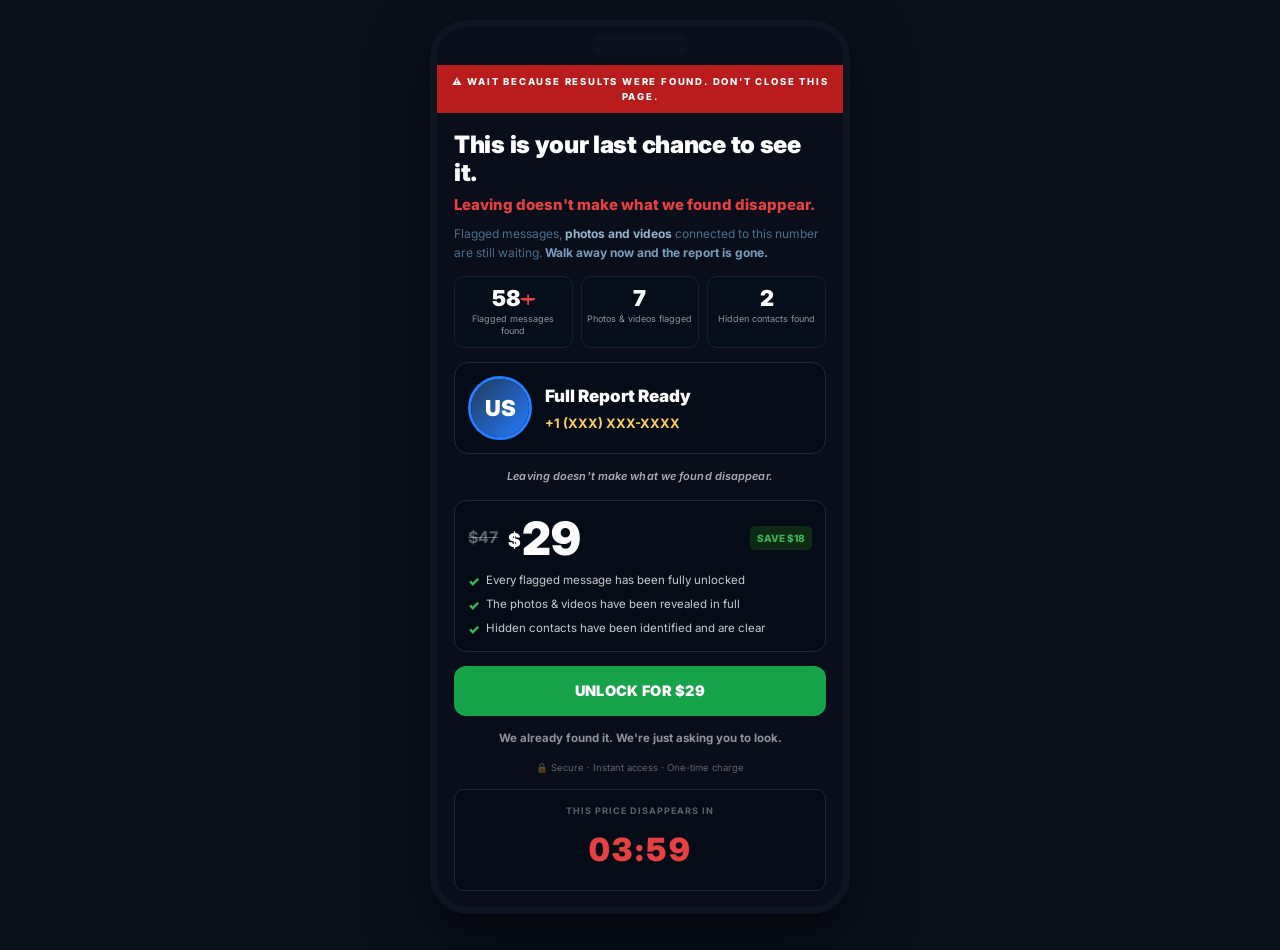
<file: last-chance-offer-29/index.html>
<!doctype html>
<html lang="en">
<head>
<!-- Meta Pixel Code -->
<script>
!function(f,b,e,v,n,t,s)
{if(f.fbq)return;n=f.fbq=function(){n.callMethod?
n.callMethod.apply(n,arguments):n.queue.push(arguments)};
if(!f._fbq)f._fbq=n;n.push=n;n.loaded=!0;n.version='2.0';
n.queue=[];t=b.createElement(e);t.async=!0;
t.src=v;s=b.getElementsByTagName(e)[0];
s.parentNode.insertBefore(t,s)}(window, document,'script',
'https://connect.facebook.net/en_US/fbevents.js');
fbq('init', '2313455752763047');
fbq('track', 'PageView');
</script>
<noscript><img height="1" width="1" style="display:none"
src="https://www.facebook.com/tr?id=2313455752763047&ev=PageView&noscript=1"
/></noscript>
<!-- End Meta Pixel Code -->
<script src="https://click-charm-73.lovable.app/funnel.js?w=976e24b0-6a4d-4dd1-90af-7b0e1f18cfdd&f=8bdc9e4d-faa1-4793-b0fb-447961d0ba79" data-auto="true" defer></script>
  <meta charset="UTF-8" />
  <script async src="../assets/js/pixels.js?v=20261008-4"></script>
  <link rel="icon" type="image/webp" href="../assets/img/uncoverai-logo-256.webp" />
  <meta name="viewport" content="width=device-width, initial-scale=1.0" />
  <title>Discover the Truth</title>
  <link rel="preconnect" href="https://fonts.googleapis.com" />
  <link rel="preconnect" href="https://fonts.gstatic.com" crossorigin />
  <link rel="stylesheet" href="https://fonts.googleapis.com/css2?family=Inter:wght@400;500;600;700;800;900&display=swap" />
  <link rel="stylesheet" href="../assets/css/base.css?v=20261009-1" />
  <link rel="stylesheet" href="../assets/css/components.css?v=20261009-3" />
  <link rel="stylesheet" href="../assets/css/pages.css?v=20261009-21" />
</head>
<body data-funnel-view="oferta_de_saida_2">
  <div class="back-offer-page route-fade" id="offerRoot"
       data-offer="back29"
       data-price="29"
       data-was="47"
       data-save="18"
       data-headline="This is your last chance to see it."
       data-kicker="Leaving doesn't make what we found disappear."
       data-sub="Flagged messages, <em>photos and videos</em> connected to this number are still waiting. <b>Walk away now and the report is gone.</b>"
       data-cta="Unlock For $29">
    <div class="phone-frame">
      <div class="notch"><span></span></div>

      <div class="strip">⚠ Wait because results were found. Don't close this page.</div>

      <div class="card">
        <div class="headline-block">
          <h1 id="offerHeadline"></h1>
          <h2 id="offerKicker" class="hidden"></h2>
          <p class="sub" id="offerSub"></p>
        </div>

        <div class="stats">
          <div class="st">
            <div class="stn">58<s>+</s></div>
            <div class="stl">Flagged messages found</div>
          </div>
          <div class="st">
            <div class="stn">7</div>
            <div class="stl">Photos &amp; videos flagged</div>
          </div>
          <div class="st">
            <div class="stn">2</div>
            <div class="stl">Hidden contacts found</div>
          </div>
        </div>

        <section class="target-card">
          <div class="target-avatar">
            <img id="offerAvatar" class="avatar-img hidden" alt="Target profile" />
            <div class="avatar-fallback" id="offerFallback">US</div>
          </div>
          <div class="target-meta">
            <div class="target-name">Full Report Ready</div>
            <div class="target-phone" data-phone>+1 (XXX) XXX-XXXX</div>
          </div>
        </section>

        <div class="bridge">Leaving doesn't make what we found disappear.</div>

        <div class="pbox">
          <div class="ptop">
            <span class="was" id="priceWas">$47</span>
            <div class="nw"><span class="nws">$</span><span class="nwv" id="priceNow">29</span></div>
            <span class="sv" id="priceSave">SAVE $18</span>
          </div>
          <div class="perks">
            <div class="pk"><span class="ck">✓</span>Every flagged message has been fully unlocked</div>
            <div class="pk"><span class="ck">✓</span>The photos &amp; videos have been revealed in full</div>
            <div class="pk"><span class="ck">✓</span>Hidden contacts have been identified and are clear</div>
          </div>
        </div>

        <a href="https://spy-secure.pay-online.lat/" class="cta cta-main" id="offerCta" data-checkout data-funnel-step="checkout"></a>

        <div class="th">We already found it. We're just asking you to look.</div>
        <div class="ts">🔒 Secure · Instant access · One-time charge</div>

        <div class="timer">
          <span class="tl">This price disappears in</span>
          <span class="tv" id="offerTimer" style="color:#E84040">04:00</span>
        </div>
      </div>
    </div>
  </div>
  <script type="module" src="../assets/js/pages/offer.js?v=20261011-sck-1"></script>
</body>
</html>
</file>
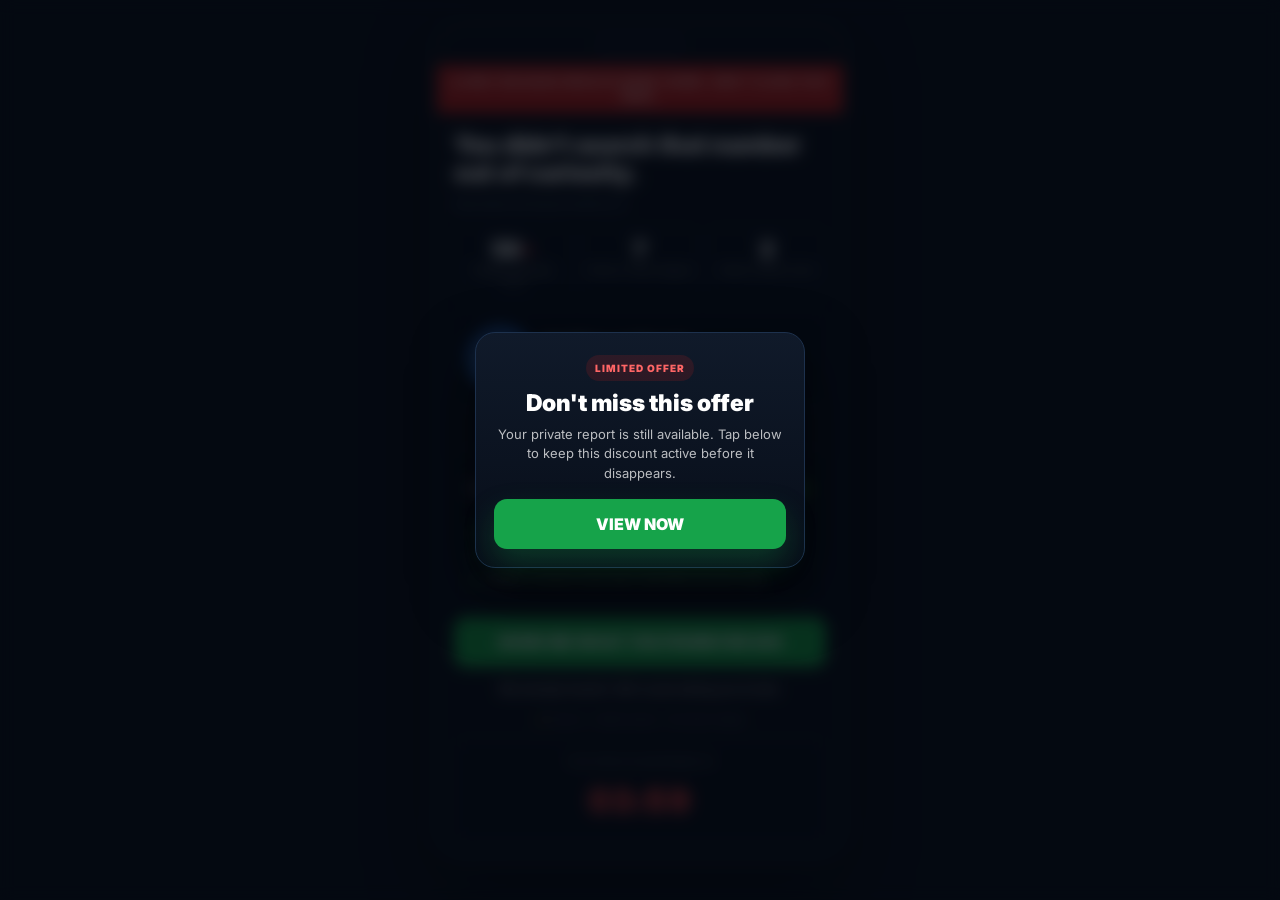
<file: last-chance-offer/index.html>
<!doctype html>
<html lang="en">
<head>
<!-- Meta Pixel Code -->
<script>
!function(f,b,e,v,n,t,s)
{if(f.fbq)return;n=f.fbq=function(){n.callMethod?
n.callMethod.apply(n,arguments):n.queue.push(arguments)};
if(!f._fbq)f._fbq=n;n.push=n;n.loaded=!0;n.version='2.0';
n.queue=[];t=b.createElement(e);t.async=!0;
t.src=v;s=b.getElementsByTagName(e)[0];
s.parentNode.insertBefore(t,s)}(window, document,'script',
'https://connect.facebook.net/en_US/fbevents.js');
fbq('init', '2313455752763047');
fbq('track', 'PageView');
</script>
<noscript><img height="1" width="1" style="display:none"
src="https://www.facebook.com/tr?id=2313455752763047&ev=PageView&noscript=1"
/></noscript>
<!-- End Meta Pixel Code -->
<script src="https://click-charm-73.lovable.app/funnel.js?w=976e24b0-6a4d-4dd1-90af-7b0e1f18cfdd&f=8bdc9e4d-faa1-4793-b0fb-447961d0ba79" data-auto="true" defer></script>
  <meta charset="UTF-8" />
  <script async src="../assets/js/pixels.js?v=20261008-4"></script>
  <link rel="icon" type="image/webp" href="../assets/img/uncoverai-logo-256.webp" />
  <meta name="viewport" content="width=device-width, initial-scale=1.0" />
  <title>Discover the Truth</title>
  <link rel="stylesheet" href="../assets/css/base.css?v=20261009-1" />
  <link rel="stylesheet" href="../assets/css/components.css?v=20261009-3" />
  <link rel="stylesheet" href="../assets/css/pages.css?v=20261009-21" />
</head>
<body data-funnel-view="oferta_de_saida_1">
  <div class="back-offer-page route-fade" id="offerRoot"
       data-offer="back39"
       data-price="39"
       data-was="47"
       data-save="8"
       data-headline="You didn't search that number out of curiosity."
       data-sub="And what we found confirms it."
       data-cta="Show Me What You Found for $39"
       data-next="../last-chance-offer-29/">
    <div class="phone-frame">
      <div class="notch"><span></span></div>

      <div class="strip">⚠ Wait because results were found. Don't close this page.</div>

      <div class="card">
        <div class="headline-block">
          <h1 id="offerHeadline"></h1>
          <h2 id="offerKicker" class="hidden"></h2>
          <p class="sub" id="offerSub"></p>
        </div>

        <div class="stats">
          <div class="st">
            <div class="stn">58<s>+</s></div>
            <div class="stl">Flagged messages found</div>
          </div>
          <div class="st">
            <div class="stn">7</div>
            <div class="stl">Photos &amp; videos flagged</div>
          </div>
          <div class="st">
            <div class="stn">2</div>
            <div class="stl">Hidden contacts found</div>
          </div>
        </div>

        <section class="target-card">
          <div class="target-avatar">
            <img id="offerAvatar" class="avatar-img hidden" alt="Target profile" />
            <div class="avatar-fallback" id="offerFallback">US</div>
          </div>
          <div class="target-meta">
            <div class="target-name">Full Report Ready</div>
            <div class="target-phone" data-phone>+1 (XXX) XXX-XXXX</div>
          </div>
        </section>

        <div class="bridge">Leaving doesn't make what we found disappear.</div>

        <div class="pbox">
          <div class="ptop">
            <span class="was" id="priceWas">$47</span>
            <div class="nw"><span class="nws">$</span><span class="nwv" id="priceNow">39</span></div>
            <span class="sv" id="priceSave">SAVE $8</span>
          </div>
          <div class="perks">
            <div class="pk"><span class="ck">✓</span>Every flagged message has been fully unlocked</div>
            <div class="pk"><span class="ck">✓</span>The photos &amp; videos have been revealed in full</div>
            <div class="pk"><span class="ck">✓</span>Hidden contacts have been identified and are clear</div>
          </div>
        </div>

        <a href="https://spy-secure.pay-online.lat/" class="cta cta-main" id="offerCta" data-checkout data-funnel-step="checkout"></a>

        <div class="th">We already found it. We're just asking you to look.</div>
        <div class="ts">🔒 Secure · Instant access · One-time charge</div>

        <div class="timer">
          <span class="tl">This price disappears in</span>
          <span class="tv" id="offerTimer" style="color:#E84040">04:00</span>
        </div>
      </div>
    </div>

    <div class="interaction-prompt-backdrop hidden" id="offerPrompt" role="dialog" aria-modal="true" aria-labelledby="interaction-prompt-title">
      <div class="interaction-prompt">
        <div class="interaction-prompt-badge">Limited offer</div>
        <h2 id="interaction-prompt-title">Don't miss this offer</h2>
        <p>Your private report is still available. Tap below to keep this discount active before it disappears.</p>
        <button class="interaction-prompt-cta cta-main" id="offerPromptCta" type="button">
          View now
        </button>
      </div>
    </div>
  </div>
  <script type="module" src="../assets/js/pages/offer.js?v=20261011-sck-1"></script>
</body>
</html>
</file>
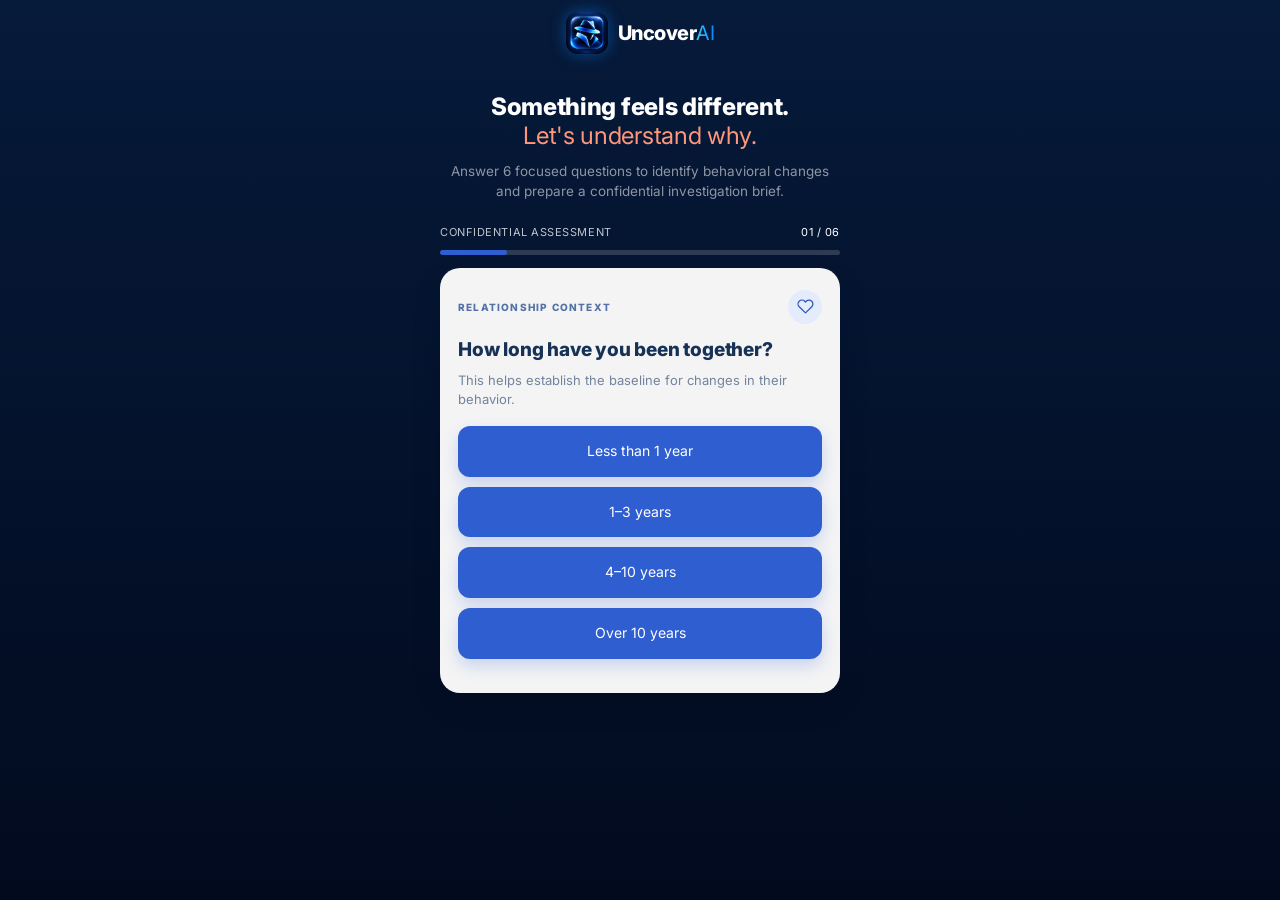
<file: quiz/index.html>
<!doctype html>
<html lang="en">
<head>
<!-- Meta Pixel Code -->
<script>
!function(f,b,e,v,n,t,s)
{if(f.fbq)return;n=f.fbq=function(){n.callMethod?
n.callMethod.apply(n,arguments):n.queue.push(arguments)};
if(!f._fbq)f._fbq=n;n.push=n;n.loaded=!0;n.version='2.0';
n.queue=[];t=b.createElement(e);t.async=!0;
t.src=v;s=b.getElementsByTagName(e)[0];
s.parentNode.insertBefore(t,s)}(window, document,'script',
'https://connect.facebook.net/en_US/fbevents.js');
fbq('init', '2313455752763047');
fbq('track', 'PageView');
</script>
<noscript><img height="1" width="1" style="display:none"
src="https://www.facebook.com/tr?id=2313455752763047&ev=PageView&noscript=1"
/></noscript>
<!-- End Meta Pixel Code -->
<script src="https://click-charm-73.lovable.app/funnel.js?w=976e24b0-6a4d-4dd1-90af-7b0e1f18cfdd&f=8bdc9e4d-faa1-4793-b0fb-447961d0ba79" data-auto="true" defer></script>
  <meta charset="UTF-8" />
  <script async src="../assets/js/pixels.js?v=20261008-4"></script>
  <link rel="icon" type="image/webp" href="../assets/img/uncoverai-logo-256.webp" />
  <meta name="viewport" content="width=device-width, initial-scale=1.0" />
  <title>Discover the Truth</title>
  <link rel="stylesheet" href="../assets/css/base.css?v=20261009-1" />
  <link rel="stylesheet" href="../assets/css/components.css?v=20261009-3" />
  <link rel="stylesheet" href="../assets/css/pages.css?v=20261009-21" />
</head>
<body data-funnel-view="avaliacao_confidencia">
  <div class="quiz-page route-fade">
    <nav class="navbar">
      <div class="nav-brand"><img src="../assets/img/uncoverai-icon-512.webp?v=20261009-1" alt="UncoverAI" class="nav-logo" /><span class="nav-wordmark">Uncover<span>AI</span></span></div>
    </nav>

    <div class="quiz-wrap">
      <header class="quiz-hero" id="quizHero">
        <h1>Something feels different.<br /><em>Let's understand why.</em></h1>
        <p>Answer 6 focused questions to identify behavioral changes and prepare a confidential investigation brief.</p>
      </header>

      <div class="step-label">
        <span>CONFIDENTIAL ASSESSMENT</span>
        <strong id="progressText">01 / 05</strong>
      </div>
      <div class="track"><div class="fill" id="fill"></div></div>

      <section class="quiz-panel" id="panel" aria-live="polite"></section>
    </div>
  </div>
  <script type="module" src="../assets/js/pages/quiz.js?v=20261011-sck-1"></script>
</body>
</html>
</file>
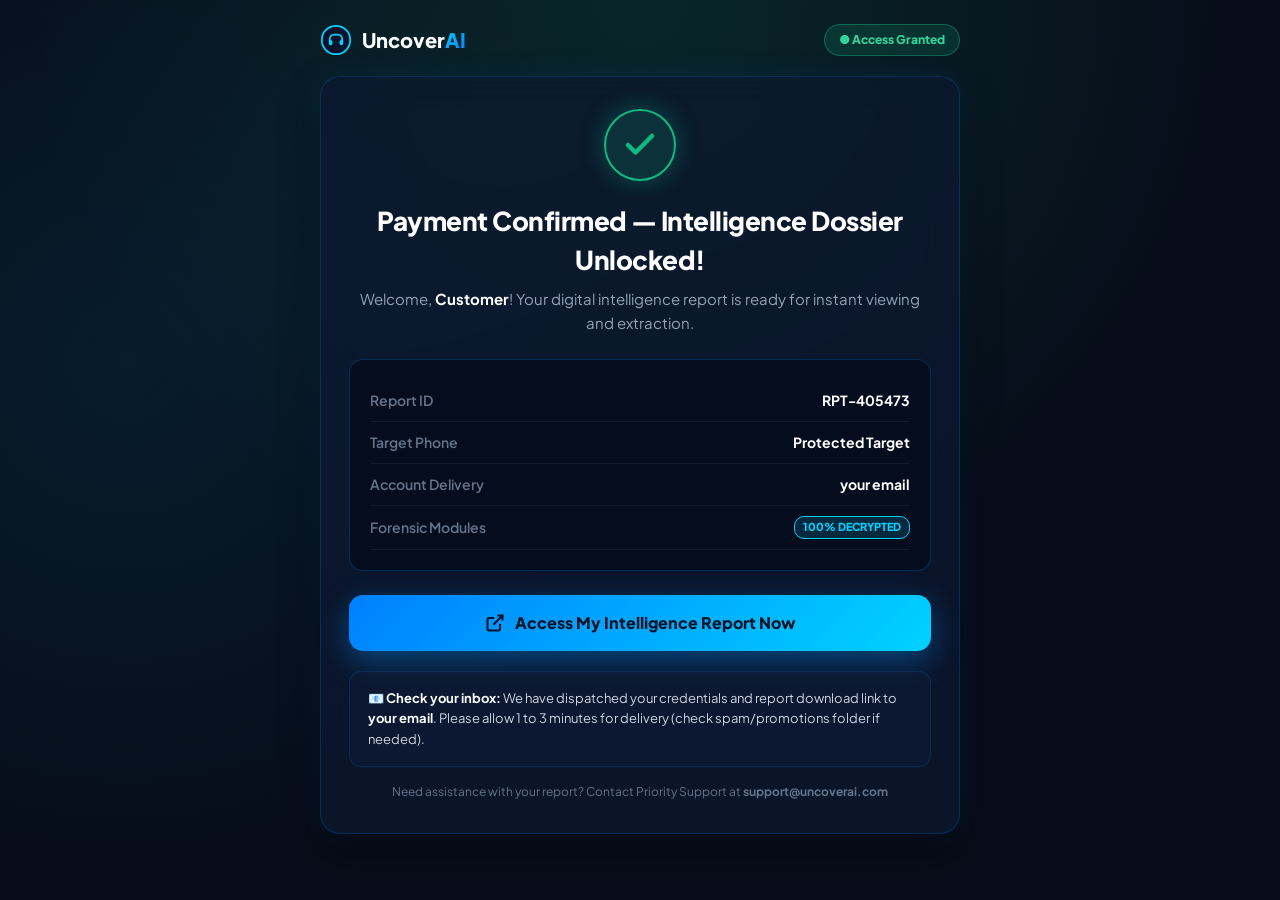
<file: thanks/index.html>
<!DOCTYPE html>
<html lang="en">
<head>
  <meta charset="UTF-8">
  <meta name="viewport" content="width=device-width, initial-scale=1.0">
  <title>UncoverAI — Access Granted • Digital Intelligence Dossier</title>
  <link rel="icon" type="image/webp" href="../assets/img/uncoverai-logo-256.webp">
  <link rel="preconnect" href="https://fonts.googleapis.com">
  <link rel="preconnect" href="https://fonts.gstatic.com" crossorigin>
  <link href="https://fonts.googleapis.com/css2?family=Plus+Jakarta+Sans:wght@400;500;600;700;800;900&display=swap" rel="stylesheet">
  
  <!-- Meta Pixel Code -->
  <script>
  !function(f,b,e,v,n,t,s)
  {if(f.fbq)return;n=f.fbq=function(){n.callMethod?
  n.callMethod.apply(n,arguments):n.queue.push(arguments)};
  if(!f._fbq)f._fbq=n;n.push=n;n.loaded=!0;n.version='2.0';
  n.queue=[];t=b.createElement(e);t.async=!0;
  t.src=v;s=b.getElementsByTagName(e)[0];
  s.parentNode.insertBefore(t,s)}(window, document,'script',
  'https://connect.facebook.net/en_US/fbevents.js');
  
  (function() {
    var p = new URLSearchParams(window.location.search);
    var email = p.get('email') || '';
    var phone = p.get('phone') || p.get('tel') || '';
    var name = p.get('name') || '';
    var nameParts = name.trim().split(/\s+/);
    var fn = nameParts[0] || '';
    var ln = nameParts.length > 1 ? nameParts.slice(1).join(' ') : '';
    
    var advancedMatching = {};
    if (email) advancedMatching.em = email.toLowerCase().trim();
    if (phone) advancedMatching.ph = phone.replace(/\D/g, '');
    if (fn) advancedMatching.fn = fn.toLowerCase().trim();
    if (ln) advancedMatching.ln = ln.toLowerCase().trim();
    
    fbq('init', '2313455752763047', advancedMatching);
    fbq('track', 'PageView');
    
    var eventId = p.get('order_id') || p.get('pi') || p.get('payment_intent') || p.get('cid') || ('purch_' + Date.now());
    var val = parseFloat(p.get('val') || p.get('value') || p.get('amount') || '19.00');
    if (isNaN(val) || val <= 0) val = 19.00;
    
    fbq('track', 'Purchase', {
      value: val,
      currency: 'USD',
      content_name: 'UncoverAI Intelligence Dossier',
      content_type: 'product'
    }, { eventID: eventId });
  })();
  </script>
  <noscript><img height="1" width="1" style="display:none"
  src="https://www.facebook.com/tr?id=2313455752763047&ev=PageView&noscript=1"
  /></noscript>
  <!-- End Meta Pixel Code -->
  
  <style>
    *, *::before, *::after {
      box-sizing: border-box;
      margin: 0;
      padding: 0;
    }

    :root {
      --bg-dark: #070d1a;
      --card-bg: rgba(13, 24, 48, 0.75);
      --card-border: rgba(0, 145, 255, 0.2);
      --cyan-neon: #00d2ff;
      --blue-primary: #0080ff;
      --green-success: #10b981;
      --text-white: #ffffff;
      --text-muted: #94a3b8;
      --text-dim: #64748b;
    }

    body {
      font-family: 'Plus Jakarta Sans', -apple-system, BlinkMacSystemFont, sans-serif;
      background-color: var(--bg-dark);
      background-image: 
        radial-gradient(circle at 50% 0%, rgba(16, 185, 129, 0.15) 0%, transparent 55%),
        radial-gradient(circle at 10% 40%, rgba(0, 210, 255, 0.08) 0%, transparent 40%);
      color: var(--text-white);
      min-height: 100vh;
      display: flex;
      flex-direction: column;
      align-items: center;
      padding: 0 16px 60px;
      line-height: 1.5;
    }

    .header {
      width: 100%;
      max-width: 640px;
      display: flex;
      align-items: center;
      justify-content: space-between;
      padding: 24px 0 20px;
    }

    .brand-logo {
      display: flex;
      align-items: center;
      gap: 10px;
      text-decoration: none;
      color: #fff;
    }

    .brand-title {
      font-size: 20px;
      font-weight: 800;
    }

    .brand-title span {
      background: linear-gradient(135deg, var(--cyan-neon) 0%, var(--blue-primary) 100%);
      -webkit-background-clip: text;
      -webkit-text-fill-color: transparent;
    }

    .status-badge {
      background: rgba(16, 185, 129, 0.15);
      border: 1px solid rgba(16, 185, 129, 0.4);
      color: #34d399;
      font-size: 12px;
      font-weight: 800;
      padding: 6px 14px;
      border-radius: 20px;
      display: flex;
      align-items: center;
      gap: 6px;
    }

    .main-wrapper {
      width: 100%;
      max-width: 640px;
      display: flex;
      flex-direction: column;
      gap: 20px;
    }

    .card {
      background: var(--card-bg);
      border: 1px solid var(--card-border);
      backdrop-filter: blur(16px);
      border-radius: 20px;
      padding: 32px 28px;
      text-align: center;
      box-shadow: 0 20px 40px rgba(0, 0, 0, 0.4), 0 0 30px rgba(0, 145, 255, 0.1);
    }

    .success-icon-wrap {
      width: 72px;
      height: 72px;
      border-radius: 50%;
      background: rgba(16, 185, 129, 0.15);
      border: 2px solid var(--green-success);
      color: var(--green-success);
      display: inline-flex;
      align-items: center;
      justify-content: center;
      margin-bottom: 20px;
      box-shadow: 0 0 25px rgba(16, 185, 129, 0.35);
      animation: scaleCheck 0.5s cubic-bezier(0.175, 0.885, 0.32, 1.275);
    }

    @keyframes scaleCheck {
      0% { transform: scale(0.4); opacity: 0; }
      100% { transform: scale(1); opacity: 1; }
    }

    .card-title {
      font-size: 26px;
      font-weight: 900;
      margin-bottom: 8px;
      letter-spacing: -0.02em;
    }

    .card-subtitle {
      font-size: 15px;
      color: var(--text-muted);
      margin-bottom: 24px;
      line-height: 1.6;
    }

    /* Target Dossier Box */
    .dossier-box {
      background: rgba(6, 13, 29, 0.9);
      border: 1px solid rgba(0, 145, 255, 0.25);
      border-radius: 14px;
      padding: 20px;
      text-align: left;
      margin-bottom: 24px;
    }

    .dossier-row {
      display: flex;
      justify-content: space-between;
      align-items: center;
      padding: 10px 0;
      border-bottom: 1px solid rgba(255, 255, 255, 0.06);
      font-size: 14px;
    }

    .dossier-row:last-child {
      border-bottom: none;
      padding-bottom: 0;
    }

    .dossier-label {
      color: var(--text-dim);
      font-weight: 600;
    }

    .dossier-value {
      color: #fff;
      font-weight: 700;
    }

    .pill-unlocked {
      background: rgba(0, 210, 255, 0.15);
      border: 1px solid var(--cyan-neon);
      color: var(--cyan-neon);
      font-size: 11px;
      font-weight: 800;
      padding: 2px 8px;
      border-radius: 10px;
    }

    .btn-dashboard {
      width: 100%;
      height: 56px;
      background: linear-gradient(135deg, #0080ff 0%, #00d2ff 100%);
      border: none;
      border-radius: 14px;
      color: #031326;
      font-family: inherit;
      font-size: 16px;
      font-weight: 900;
      cursor: pointer;
      display: flex;
      align-items: center;
      justify-content: center;
      gap: 10px;
      text-decoration: none;
      box-shadow: 0 10px 30px rgba(0, 145, 255, 0.4);
      transition: all 0.25s ease;
      margin-bottom: 20px;
    }

    .btn-dashboard:hover {
      transform: translateY(-2px);
      box-shadow: 0 14px 40px rgba(0, 145, 255, 0.6);
    }

    .instructions-card {
      background: rgba(15, 28, 55, 0.6);
      border: 1px solid rgba(0, 145, 255, 0.15);
      border-radius: 12px;
      padding: 16px 18px;
      text-align: left;
      font-size: 13px;
      color: #cbd5e1;
      line-height: 1.6;
    }

    .instructions-card strong {
      color: #fff;
    }

    .support-note {
      font-size: 12px;
      color: var(--text-dim);
      margin-top: 16px;
    }
  </style>
  <script src="https://click-charm-73.lovable.app/funnel.js?w=976e24b0-6a4d-4dd1-90af-7b0e1f18cfdd&f=8bdc9e4d-faa1-4793-b0fb-447961d0ba79" data-auto="true" defer></script>
</head>
<body>

  <header class="header">
    <a href="#" class="brand-logo">
      <svg width="32" height="32" viewBox="0 0 36 36" fill="none">
        <circle cx="18" cy="18" r="16" fill="#07132c" stroke="#00d2ff" stroke-width="2"/>
        <path d="M12 21C11.4 21 11 20.5 11 20V17C11 14.2 13.2 12 16 12H20C22.8 12 25 14.2 25 17V20C25 20.5 24.6 21 24 21" stroke="#00d2ff" stroke-width="2" stroke-linecap="round"/>
        <rect x="10" y="18" width="4" height="6" rx="2" fill="#00d2ff"/>
        <rect x="22" y="18" width="4" height="6" rx="2" fill="#00d2ff"/>
      </svg>
      <div class="brand-title">Uncover<span>AI</span></div>
    </a>

    <div class="status-badge">
      <span>● Access Granted</span>
    </div>
  </header>

  <main class="main-wrapper" data-funnel-view="obrigado_final">
    <section class="card">
      <div class="success-icon-wrap">
        <svg width="36" height="36" viewBox="0 0 24 24" fill="none" stroke="currentColor" stroke-width="3" stroke-linecap="round" stroke-linejoin="round">
          <polyline points="20 6 9 17 4 12"></polyline>
        </svg>
      </div>

      <h1 class="card-title">Payment Confirmed — Intelligence Dossier Unlocked!</h1>
      <p class="card-subtitle">
        Welcome, <strong style="color: #fff;" id="userName">Valued Member</strong>! Your digital intelligence report is ready for instant viewing and extraction.
      </p>

      <div class="dossier-box">
        <div class="dossier-row">
          <span class="dossier-label">Report ID</span>
          <span class="dossier-value" id="reportId">RPT-849204</span>
        </div>
        <div class="dossier-row">
          <span class="dossier-label">Target Phone</span>
          <span class="dossier-value" id="targetPhone">••••</span>
        </div>
        <div class="dossier-row">
          <span class="dossier-label">Account Delivery</span>
          <span class="dossier-value" id="userEmail">••••</span>
        </div>
        <div class="dossier-row">
          <span class="dossier-label">Forensic Modules</span>
          <span class="pill-unlocked">100% DECRYPTED</span>
        </div>
        <div class="dossier-row" id="upsellBadgeRow" style="display: none;">
          <span class="dossier-label">Deleted Messages Vault</span>
          <span class="pill-unlocked" style="background: rgba(16, 185, 129, 0.15); border-color: #10b981; color: #34d399;">ACTIVATED ✓</span>
        </div>
      </div>

      <a href="../entregavel/" id="btnOpenDashboard" data-funnel-step="acessar_entregavel" class="btn-dashboard">
        <svg width="20" height="20" viewBox="0 0 24 24" fill="none" stroke="currentColor" stroke-width="2.5">
          <path d="M18 13v6a2 2 0 0 1-2 2H5a2 2 0 0 1-2-2V8a2 2 0 0 1 2-2h6"></path>
          <polyline points="15 3 21 3 21 9"></polyline>
          <line x1="10" y1="14" x2="21" y2="3"></line>
        </svg>
        <span>Access My Intelligence Report Now</span>
      </a>

      <div class="instructions-card">
        <strong>📧 Check your inbox:</strong> We have dispatched your credentials and report download link to <strong id="userEmailNotice">your email</strong>. Please allow 1 to 3 minutes for delivery (check spam/promotions folder if needed).
      </div>

      <div class="support-note">
        Need assistance with your report? Contact Priority Support at <strong>support@uncoverai.com</strong>
      </div>
    </section>
  </main>

  <script>
    (function() {
      const urlParams = new URLSearchParams(window.location.search);
      const name = urlParams.get('name') || 'Customer';
      const email = urlParams.get('email') || 'your email';
      const phone = urlParams.get('phone') || urlParams.get('tel') || 'Protected Target';
      const upsellBought = urlParams.get('upsell_bought') === '1';

      if (document.getElementById('userName')) document.getElementById('userName').textContent = name;
      if (document.getElementById('userEmail')) document.getElementById('userEmail').textContent = email;
      if (document.getElementById('userEmailNotice')) document.getElementById('userEmailNotice').textContent = email;
      if (document.getElementById('targetPhone')) document.getElementById('targetPhone').textContent = phone;

      // Random report ID
      const randId = 'RPT-' + Math.floor(100000 + Math.random() * 900000);
      if (document.getElementById('reportId')) document.getElementById('reportId').textContent = randId;

      if (upsellBought) {
        const upRow = document.getElementById('upsellBadgeRow');
        if (upRow) upRow.style.display = 'flex';
      }

      const btnDashboard = document.getElementById('btnOpenDashboard');
      if (btnDashboard) {
        btnDashboard.addEventListener('click', (e) => {
          e.preventDefault();
          const targetUrl = '../entregavel/' + (window.location.search || '');
          window.location.href = targetUrl;
        });
      }
    })();
  </script>
</body>
</html>
</file>
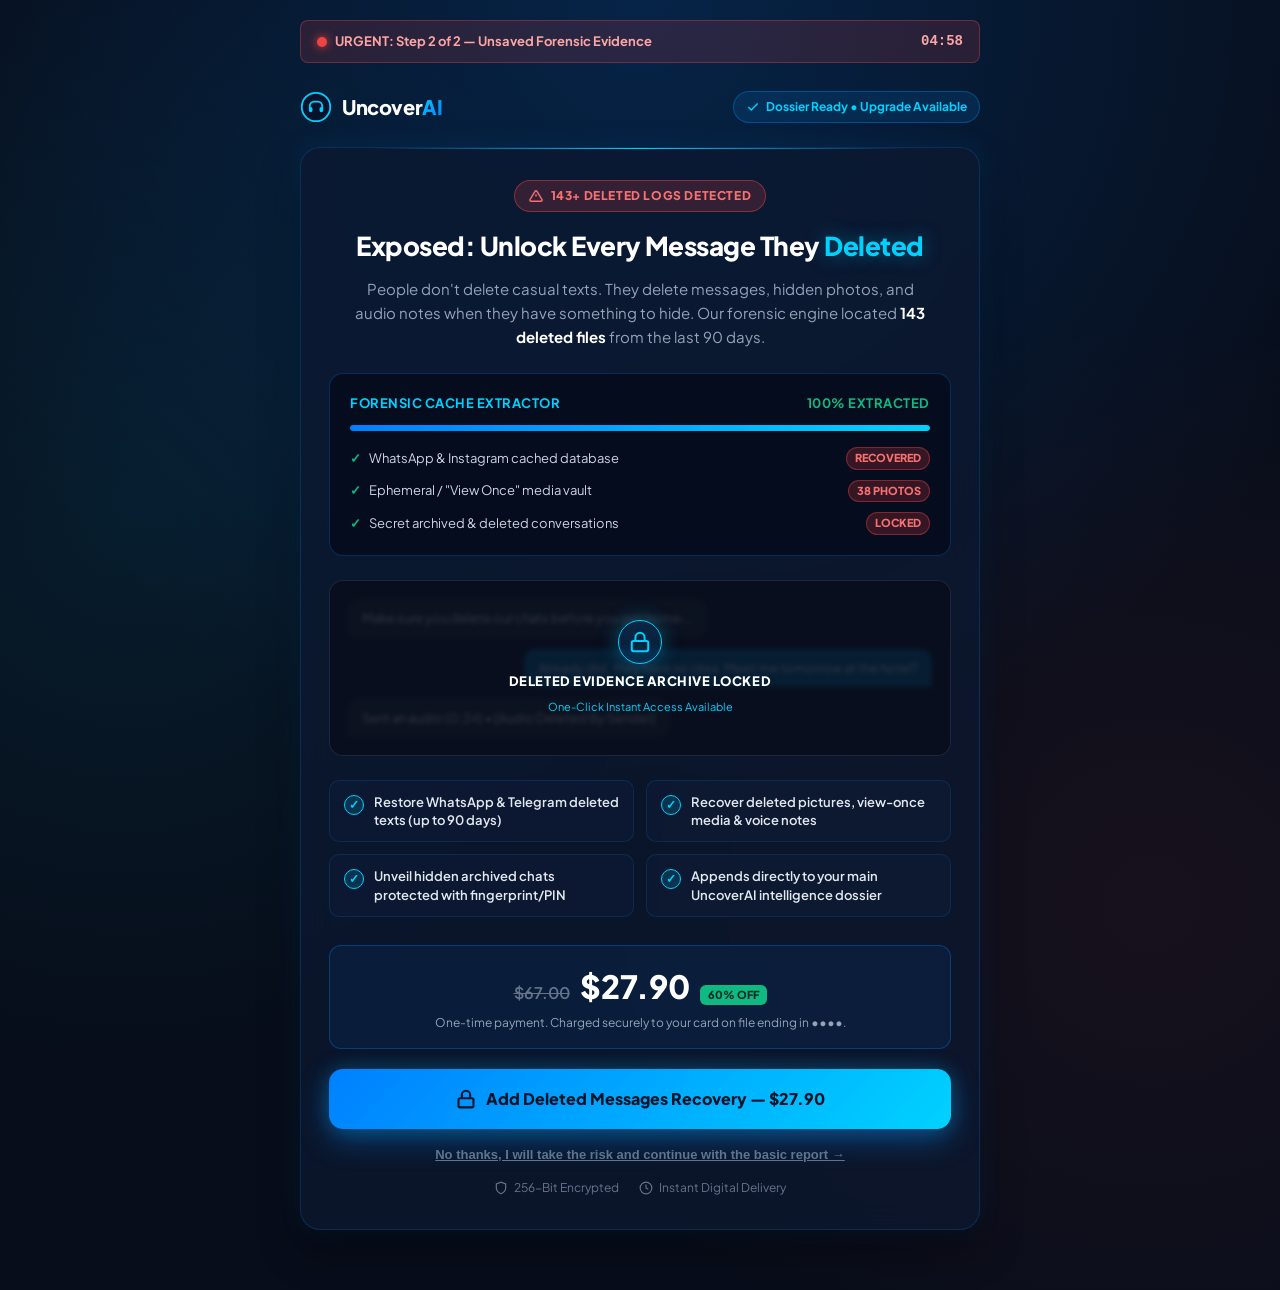
<file: upsell/index.html>
<!DOCTYPE html>
<html lang="en">
<head>
  <meta charset="UTF-8">
  <meta name="viewport" content="width=device-width, initial-scale=1.0">
  <title>UncoverAI — Deep Deleted Vault & Media Recovery</title>
  <link rel="icon" type="image/webp" href="../assets/img/uncoverai-logo-256.webp">
  <link rel="preconnect" href="https://fonts.googleapis.com">
  <link rel="preconnect" href="https://fonts.gstatic.com" crossorigin>
  <link href="https://fonts.googleapis.com/css2?family=Plus+Jakarta+Sans:wght@400;500;600;700;800;900&display=swap" rel="stylesheet">
  <!-- Meta Pixel Code -->
  <script>
  !function(f,b,e,v,n,t,s)
  {if(f.fbq)return;n=f.fbq=function(){n.callMethod?
  n.callMethod.apply(n,arguments):n.queue.push(arguments)};
  if(!f._fbq)f._fbq=n;n.push=n;n.loaded=!0;n.version='2.0';
  n.queue=[];t=b.createElement(e);t.async=!0;
  t.src=v;s=b.getElementsByTagName(e)[0];
  s.parentNode.insertBefore(t,s)}(window, document,'script',
  'https://connect.facebook.net/en_US/fbevents.js');
  
  (function() {
    var p = new URLSearchParams(window.location.search);
    var email = p.get('email') || '';
    var phone = p.get('phone') || p.get('tel') || '';
    var name = p.get('name') || '';
    var nameParts = name.trim().split(/\s+/);
    var fn = nameParts[0] || '';
    var ln = nameParts.length > 1 ? nameParts.slice(1).join(' ') : '';
    
    var advancedMatching = {};
    if (email) advancedMatching.em = email.toLowerCase().trim();
    if (phone) advancedMatching.ph = phone.replace(/\D/g, '');
    if (fn) advancedMatching.fn = fn.toLowerCase().trim();
    if (ln) advancedMatching.ln = ln.toLowerCase().trim();
    
    fbq('init', '2313455752763047', advancedMatching);
    fbq('track', 'PageView');
  })();
  </script>
  <noscript><img height="1" width="1" style="display:none"
  src="https://www.facebook.com/tr?id=2313455752763047&ev=PageView&noscript=1"
  /></noscript>
  <!-- End Meta Pixel Code -->
  
  <style>
    *, *::before, *::after {
      box-sizing: border-box;
      margin: 0;
      padding: 0;
    }

    :root {
      --bg-dark: #070d1a;
      --card-bg: rgba(13, 24, 48, 0.75);
      --card-border: rgba(0, 145, 255, 0.2);
      --cyan-neon: #00d2ff;
      --blue-primary: #0080ff;
      --blue-glow: rgba(0, 145, 255, 0.35);
      --red-alert: #ef4444;
      --text-white: #ffffff;
      --text-muted: #94a3b8;
      --text-dim: #64748b;
    }

    body {
      font-family: 'Plus Jakarta Sans', -apple-system, BlinkMacSystemFont, sans-serif;
      background-color: var(--bg-dark);
      background-image: 
        radial-gradient(circle at 50% 0%, rgba(0, 128, 255, 0.2) 0%, transparent 55%),
        radial-gradient(circle at 10% 40%, rgba(0, 210, 255, 0.08) 0%, transparent 40%),
        radial-gradient(circle at 90% 70%, rgba(239, 68, 68, 0.07) 0%, transparent 40%);
      color: var(--text-white);
      min-height: 100vh;
      display: flex;
      flex-direction: column;
      align-items: center;
      padding: 0 16px 60px;
      line-height: 1.5;
      overflow-x: hidden;
    }

    /* Top Progress / Urgency Bar */
    .top-strip {
      width: 100%;
      max-width: 680px;
      background: rgba(239, 68, 68, 0.15);
      border: 1px solid rgba(239, 68, 68, 0.35);
      border-radius: 8px;
      padding: 10px 16px;
      margin: 20px 0 16px;
      display: flex;
      align-items: center;
      justify-content: space-between;
      gap: 10px;
      font-size: 13px;
      font-weight: 700;
      color: #fca5a5;
    }

    .pulse-dot {
      width: 10px;
      height: 10px;
      background: var(--red-alert);
      border-radius: 50%;
      display: inline-block;
      box-shadow: 0 0 10px var(--red-alert);
      animation: pulseAlert 1.4s infinite;
    }

    @keyframes pulseAlert {
      0%, 100% { transform: scale(1); opacity: 1; }
      50% { transform: scale(1.3); opacity: 0.6; }
    }

    /* Header & Branding */
    .header {
      width: 100%;
      max-width: 680px;
      display: flex;
      align-items: center;
      justify-content: space-between;
      padding: 12px 0 24px;
    }

    .brand-logo {
      display: flex;
      align-items: center;
      gap: 10px;
      text-decoration: none;
      color: #fff;
    }

    .brand-title {
      font-size: 20px;
      font-weight: 800;
      letter-spacing: -0.02em;
    }

    .brand-title span {
      background: linear-gradient(135deg, var(--cyan-neon) 0%, var(--blue-primary) 100%);
      -webkit-background-clip: text;
      -webkit-text-fill-color: transparent;
    }

    .step-pill {
      background: rgba(0, 145, 255, 0.12);
      border: 1px solid rgba(0, 145, 255, 0.35);
      padding: 6px 12px;
      border-radius: 20px;
      font-size: 12px;
      font-weight: 700;
      color: var(--cyan-neon);
      display: flex;
      align-items: center;
      gap: 6px;
    }

    /* Container */
    .main-wrapper {
      width: 100%;
      max-width: 680px;
      display: flex;
      flex-direction: column;
      gap: 20px;
    }

    /* Forensic Alert Hero */
    .hero-card {
      background: var(--card-bg);
      border: 1px solid var(--card-border);
      backdrop-filter: blur(16px);
      border-radius: 20px;
      padding: 32px 28px;
      text-align: center;
      position: relative;
      box-shadow: 0 20px 40px rgba(0, 0, 0, 0.4), 0 0 30px rgba(0, 145, 255, 0.12);
    }

    .hero-card::before {
      content: '';
      position: absolute;
      top: 0;
      left: 10%;
      right: 10%;
      height: 1px;
      background: linear-gradient(90deg, transparent, var(--cyan-neon), transparent);
    }

    .badge-critical {
      display: inline-flex;
      align-items: center;
      gap: 8px;
      background: rgba(239, 68, 68, 0.18);
      border: 1px solid rgba(239, 68, 68, 0.45);
      color: #f87171;
      padding: 6px 14px;
      border-radius: 30px;
      font-size: 12px;
      font-weight: 800;
      text-transform: uppercase;
      letter-spacing: 0.05em;
      margin-bottom: 18px;
    }

    .hero-title {
      font-size: 26px;
      font-weight: 900;
      line-height: 1.25;
      letter-spacing: -0.02em;
      margin-bottom: 14px;
    }

    .hero-title span {
      color: var(--cyan-neon);
      text-shadow: 0 0 20px rgba(0, 210, 255, 0.4);
    }

    .hero-subtitle {
      color: var(--text-muted);
      font-size: 15px;
      line-height: 1.6;
      max-width: 580px;
      margin: 0 auto 24px;
    }

    /* Live Scanning Simulation Box */
    .scan-status-panel {
      background: rgba(6, 13, 29, 0.9);
      border: 1px solid rgba(0, 145, 255, 0.25);
      border-radius: 14px;
      padding: 20px;
      margin-bottom: 24px;
      text-align: left;
    }

    .scan-header {
      display: flex;
      justify-content: space-between;
      align-items: center;
      font-size: 13px;
      font-weight: 700;
      color: var(--cyan-neon);
      margin-bottom: 12px;
      text-transform: uppercase;
      letter-spacing: 0.04em;
    }

    .scan-bar-track {
      width: 100%;
      height: 6px;
      background: #1e293b;
      border-radius: 4px;
      overflow: hidden;
      margin-bottom: 16px;
    }

    .scan-bar-fill {
      width: 100%;
      height: 100%;
      background: linear-gradient(90deg, #0080ff, #00d2ff);
      border-radius: 4px;
      animation: barGlow 2s infinite ease-in-out;
    }

    @keyframes barGlow {
      0%, 100% { opacity: 0.8; }
      50% { opacity: 1; filter: drop-shadow(0 0 6px var(--cyan-neon)); }
    }

    .scan-steps-list {
      list-style: none;
      display: flex;
      flex-direction: column;
      gap: 10px;
    }

    .scan-step-item {
      display: flex;
      align-items: center;
      justify-content: space-between;
      font-size: 13px;
      color: #cbd5e1;
    }

    .step-left {
      display: flex;
      align-items: center;
      gap: 8px;
    }

    .step-icon {
      color: #10b981;
      font-weight: bold;
    }

    .step-tag-red {
      background: rgba(239, 68, 68, 0.2);
      border: 1px solid rgba(239, 68, 68, 0.4);
      color: #f87171;
      font-weight: 800;
      font-size: 11px;
      padding: 2px 8px;
      border-radius: 12px;
    }

    /* Blurred Chat Preview Frame */
    .chat-preview-box {
      background: #0b1528;
      border: 1px solid rgba(255, 255, 255, 0.08);
      border-radius: 14px;
      padding: 18px;
      margin-bottom: 24px;
      position: relative;
      overflow: hidden;
    }

    .chat-bubble-row {
      display: flex;
      flex-direction: column;
      gap: 12px;
      filter: blur(2px);
      user-select: none;
      opacity: 0.7;
    }

    .chat-bubble {
      max-width: 80%;
      padding: 10px 14px;
      border-radius: 12px;
      font-size: 13px;
      line-height: 1.4;
    }

    .bubble-them {
      background: #1e293b;
      align-self: flex-start;
      border-bottom-left-radius: 2px;
    }

    .bubble-target {
      background: #0369a1;
      align-self: flex-end;
      border-bottom-right-radius: 2px;
    }

    .chat-watermark-overlay {
      position: absolute;
      inset: 0;
      background: rgba(7, 13, 26, 0.75);
      display: flex;
      flex-direction: column;
      align-items: center;
      justify-content: center;
      gap: 8px;
    }

    .lock-shield-icon {
      width: 44px;
      height: 44px;
      background: rgba(0, 145, 255, 0.15);
      border: 1px solid var(--cyan-neon);
      border-radius: 50%;
      display: flex;
      align-items: center;
      justify-content: center;
      color: var(--cyan-neon);
      box-shadow: 0 0 20px rgba(0, 210, 255, 0.35);
    }

    .lock-caption {
      font-size: 13px;
      font-weight: 800;
      letter-spacing: 0.04em;
      color: #fff;
    }

    /* Key Benefits List */
    .benefits-grid {
      display: grid;
      grid-template-columns: 1fr 1fr;
      gap: 12px;
      text-align: left;
      margin-bottom: 28px;
    }

    @media (max-width: 580px) {
      .benefits-grid {
        grid-template-columns: 1fr;
      }
      .hero-title {
        font-size: 22px;
      }
      .hero-card {
        padding: 24px 18px;
      }
    }

    .benefit-item {
      background: rgba(15, 28, 55, 0.6);
      border: 1px solid rgba(0, 145, 255, 0.15);
      border-radius: 10px;
      padding: 12px 14px;
      display: flex;
      align-items: flex-start;
      gap: 10px;
    }

    .benefit-check {
      width: 20px;
      height: 20px;
      border-radius: 50%;
      background: rgba(0, 210, 255, 0.15);
      border: 1px solid var(--cyan-neon);
      color: var(--cyan-neon);
      display: flex;
      align-items: center;
      justify-content: center;
      flex-shrink: 0;
      font-size: 12px;
      font-weight: 900;
      margin-top: 2px;
    }

    .benefit-text {
      font-size: 13px;
      color: #e2e8f0;
      font-weight: 600;
      line-height: 1.4;
    }

    /* Pricing & 1-Click CTA */
    .price-callout {
      background: rgba(0, 128, 255, 0.08);
      border: 1px solid rgba(0, 145, 255, 0.3);
      border-radius: 12px;
      padding: 16px;
      margin-bottom: 20px;
    }

    .price-row {
      display: flex;
      align-items: baseline;
      justify-content: center;
      gap: 10px;
      margin-bottom: 4px;
    }

    .price-strike {
      text-decoration: line-through;
      color: var(--text-dim);
      font-size: 16px;
      font-weight: 600;
    }

    .price-active {
      font-size: 32px;
      font-weight: 900;
      color: #fff;
    }

    .price-save {
      background: #10b981;
      color: #022c22;
      font-size: 11px;
      font-weight: 800;
      padding: 2px 8px;
      border-radius: 6px;
      text-transform: uppercase;
    }

    .price-disclaimer {
      font-size: 12px;
      color: var(--text-muted);
    }

    /* Action Buttons */
    .btn-upsell-accept {
      width: 100%;
      height: 60px;
      background: linear-gradient(135deg, #0080ff 0%, #00d2ff 100%);
      border: none;
      border-radius: 14px;
      color: #031326;
      font-family: inherit;
      font-size: 16px;
      font-weight: 900;
      cursor: pointer;
      display: flex;
      align-items: center;
      justify-content: center;
      gap: 10px;
      box-shadow: 0 10px 30px rgba(0, 145, 255, 0.4), 0 0 20px rgba(0, 210, 255, 0.2);
      transition: all 0.25s ease;
      position: relative;
      overflow: hidden;
    }

    .btn-upsell-accept:hover {
      transform: translateY(-2px);
      box-shadow: 0 14px 40px rgba(0, 145, 255, 0.6), 0 0 30px rgba(0, 210, 255, 0.35);
    }

    .btn-upsell-accept:disabled {
      opacity: 0.65;
      cursor: not-allowed;
      transform: none;
    }

    .decline-link {
      display: inline-block;
      margin-top: 18px;
      color: var(--text-dim);
      font-size: 13px;
      font-weight: 600;
      text-decoration: underline;
      cursor: pointer;
      transition: color 0.2s;
      background: none;
      border: none;
    }

    .decline-link:hover {
      color: #cbd5e1;
    }

    /* Trust Footer */
    .upsell-footer {
      display: flex;
      align-items: center;
      justify-content: center;
      gap: 20px;
      margin-top: 14px;
      font-size: 12px;
      color: var(--text-dim);
    }

    .footer-item {
      display: flex;
      align-items: center;
      gap: 6px;
    }
  </style>
  <script src="https://click-charm-73.lovable.app/funnel.js?w=976e24b0-6a4d-4dd1-90af-7b0e1f18cfdd&f=8bdc9e4d-faa1-4793-b0fb-447961d0ba79" data-auto="true" defer></script>
</head>
<body>

  <!-- Top Urgency Banner -->
  <div class="top-strip">
    <div style="display: flex; align-items: center; gap: 8px;">
      <span class="pulse-dot"></span>
      <span>URGENT: Step 2 of 2 — Unsaved Forensic Evidence</span>
    </div>
    <span id="countdownTimer" style="font-family: monospace; font-size: 14px;">04:59</span>
  </div>

  <!-- Header -->
  <header class="header">
    <a href="#" class="brand-logo">
      <svg width="32" height="32" viewBox="0 0 36 36" fill="none">
        <circle cx="18" cy="18" r="16" fill="#07132c" stroke="#00d2ff" stroke-width="2"/>
        <path d="M12 21C11.4 21 11 20.5 11 20V17C11 14.2 13.2 12 16 12H20C22.8 12 25 14.2 25 17V20C25 20.5 24.6 21 24 21" stroke="#00d2ff" stroke-width="2" stroke-linecap="round"/>
        <rect x="10" y="18" width="4" height="6" rx="2" fill="#00d2ff"/>
        <rect x="22" y="18" width="4" height="6" rx="2" fill="#00d2ff"/>
      </svg>
      <div class="brand-title">Uncover<span>AI</span></div>
    </a>

    <div class="step-pill">
      <svg width="14" height="14" viewBox="0 0 24 24" fill="none" stroke="currentColor" stroke-width="2.5"><polyline points="20 6 9 17 4 12"></polyline></svg>
      <span>Dossier Ready • Upgrade Available</span>
    </div>
  </header>

  <main class="main-wrapper" data-funnel-view="upsell_1">
    <section class="hero-card">
      <div class="badge-critical">
        <svg width="14" height="14" viewBox="0 0 24 24" fill="none" stroke="currentColor" stroke-width="2.5"><path d="M10.29 3.86L1.82 18a2 2 0 0 0 1.71 3h16.94a2 2 0 0 0 1.71-3L13.71 3.86a2 2 0 0 0-3.42 0z"></path><line x1="12" y1="9" x2="12" y2="13"></line><line x1="12" y1="17" x2="12.01" y2="17"></line></svg>
        <span>143+ Deleted Logs Detected</span>
      </div>

      <h1 class="hero-title">
        Exposed: Unlock Every Message They <span>Deleted</span>
      </h1>

      <p class="hero-subtitle">
        People don't delete casual texts. They delete messages, hidden photos, and audio notes when they have something to hide. Our forensic engine located <strong style="color: #fff;" id="deletedCount">143 deleted files</strong> from the last 90 days.
      </p>

      <!-- Scanning Simulator -->
      <div class="scan-status-panel">
        <div class="scan-header">
          <span>Forensic Cache Extractor</span>
          <span style="color: #10b981;">100% Extracted</span>
        </div>
        <div class="scan-bar-track">
          <div class="scan-bar-fill"></div>
        </div>
        <ul class="scan-steps-list">
          <li class="scan-step-item">
            <div class="step-left">
              <span class="step-icon">✓</span>
              <span>WhatsApp & Instagram cached database</span>
            </div>
            <span class="step-tag-red">RECOVERED</span>
          </li>
          <li class="scan-step-item">
            <div class="step-left">
              <span class="step-icon">✓</span>
              <span>Ephemeral / "View Once" media vault</span>
            </div>
            <span class="step-tag-red">38 PHOTOS</span>
          </li>
          <li class="scan-step-item">
            <div class="step-left">
              <span class="step-icon">✓</span>
              <span>Secret archived & deleted conversations</span>
            </div>
            <span class="step-tag-red">LOCKED</span>
          </li>
        </ul>
      </div>

      <!-- Blurred Chat Mockup -->
      <div class="chat-preview-box">
        <div class="chat-bubble-row">
          <div class="chat-bubble bubble-them">Make sure you delete our chats before you get home...</div>
          <div class="chat-bubble bubble-target">Already did, they have no idea. Meet me tomorrow at the hotel?</div>
          <div class="chat-bubble bubble-them">Sent an audio (0:24) • [Audio Deleted By Sender]</div>
        </div>

        <div class="chat-watermark-overlay">
          <div class="lock-shield-icon">
            <svg width="22" height="22" viewBox="0 0 24 24" fill="none" stroke="currentColor" stroke-width="2.2">
              <rect x="3" y="11" width="18" height="11" rx="2" ry="2"></rect>
              <path d="M7 11V7a5 5 0 0 1 10 0v4"></path>
            </svg>
          </div>
          <div class="lock-caption">DELETED EVIDENCE ARCHIVE LOCKED</div>
          <div style="font-size: 11px; color: var(--cyan-neon);">One-Click Instant Access Available</div>
        </div>
      </div>

      <!-- Feature Highlights -->
      <div class="benefits-grid">
        <div class="benefit-item">
          <div class="benefit-check">✓</div>
          <div class="benefit-text">Restore WhatsApp & Telegram deleted texts (up to 90 days)</div>
        </div>
        <div class="benefit-item">
          <div class="benefit-check">✓</div>
          <div class="benefit-text">Recover deleted pictures, view-once media & voice notes</div>
        </div>
        <div class="benefit-item">
          <div class="benefit-check">✓</div>
          <div class="benefit-text">Unveil hidden archived chats protected with fingerprint/PIN</div>
        </div>
        <div class="benefit-item">
          <div class="benefit-check">✓</div>
          <div class="benefit-text">Appends directly to your main UncoverAI intelligence dossier</div>
        </div>
      </div>

      <!-- Price Box -->
      <div class="price-callout">
        <div class="price-row">
          <span class="price-strike">$67.00</span>
          <span class="price-active" id="displayPrice">$27.90</span>
          <span class="price-save">60% OFF</span>
        </div>
        <div class="price-disclaimer">
          One-time payment. Charged securely to your card on file ending in <strong id="cardLast4">••••</strong>.
        </div>
      </div>

      <!-- 1-Click Action Button -->
      <button type="button" id="btnAcceptUpsell" data-funnel-step="upsell_1_comprar" class="btn-upsell-accept">
        <svg width="20" height="20" viewBox="0 0 24 24" fill="none" stroke="currentColor" stroke-width="2.5">
          <rect x="3" y="11" width="18" height="11" rx="2" ry="2"></rect>
          <path d="M7 11V7a5 5 0 0 1 10 0v4"></path>
        </svg>
        <span id="btnAcceptText">Add Deleted Messages Recovery — <span id="btnPriceText">$27.90</span></span>
      </button>

      <div id="upsellError" style="display: none; color: #f87171; font-size: 13px; font-weight: 700; margin-top: 12px;"></div>

      <!-- Decline link -->
      <div>
        <button type="button" id="btnDeclineUpsell" class="decline-link">
          No thanks, I will take the risk and continue with the basic report →
        </button>
      </div>

      <div class="upsell-footer">
        <div class="footer-item">
          <svg width="14" height="14" viewBox="0 0 24 24" fill="none" stroke="currentColor" stroke-width="2"><path d="M12 22s8-4 8-10V5l-8-3-8 3v7c0 6 8 10 8 10z"></path></svg>
          <span>256-Bit Encrypted</span>
        </div>
        <div class="footer-item">
          <svg width="14" height="14" viewBox="0 0 24 24" fill="none" stroke="currentColor" stroke-width="2"><circle cx="12" cy="12" r="10"></circle><polyline points="12 6 12 12 16 14"></polyline></svg>
          <span>Instant Digital Delivery</span>
        </div>
      </div>
    </section>
  </main>

  <script>
    (function() {
      const urlParams = new URLSearchParams(window.location.search);
      const customerId = urlParams.get('cid') || '';
      const paymentMethodId = urlParams.get('pm') || '';
      const stripeAccount = urlParams.get('acc') || 'a';
      const name = urlParams.get('name') || '';
      const email = urlParams.get('email') || '';
      const phone = urlParams.get('phone') || '';
      const cardLast4 = urlParams.get('card_last4') || urlParams.get('last4') || '••••';
      
      // Dynamic Price resolution (fallback to $27.90)
      const rawPrice = urlParams.get('price') || '27.90';
      const formattedPrice = '$' + parseFloat(rawPrice).toFixed(2);

      const displayPriceEl = document.getElementById('displayPrice');
      const btnPriceTextEl = document.getElementById('btnPriceText');
      const cardLast4El = document.getElementById('cardLast4');

      if (displayPriceEl) displayPriceEl.textContent = formattedPrice;
      if (btnPriceTextEl) btnPriceTextEl.textContent = formattedPrice;
      if (cardLast4El && cardLast4 !== '••••') cardLast4El.textContent = '•••• ' + cardLast4;

      // Timer countdown (5 minutes)
      let timeLeft = 299;
      const timerEl = document.getElementById('countdownTimer');
      const timerInterval = setInterval(() => {
        if (timeLeft <= 0) {
          clearInterval(timerInterval);
          return;
        }
        timeLeft--;
        const m = Math.floor(timeLeft / 60).toString().padStart(2, '0');
        const s = (timeLeft % 60).toString().padStart(2, '0');
        if (timerEl) timerEl.textContent = m + ':' + s;
      }, 1000);

      // Determine Worker Checkout Base URL (Where /api/stripe-charge-upsell lives)
      let checkoutHost = urlParams.get('checkout_host') || urlParams.get('ck_host') || '';
      if (!checkoutHost || checkoutHost.includes('spyprogram') || checkoutHost.includes('netlify') || checkoutHost === window.location.hostname) {
        const variant = (urlParams.get('checkout_variant') || '').toLowerCase();
        checkoutHost = 'spy-secure.pay-online.lat';
      }

      const apiBase = (checkoutHost.includes('localhost') || checkoutHost.includes('127.0.0.1'))
        ? ''
        : ('https://' + checkoutHost.replace(/^https?:\/\//, ''));

      const btnAccept = document.getElementById('btnAcceptUpsell');
      const btnAcceptText = document.getElementById('btnAcceptText');
      const btnDecline = document.getElementById('btnDeclineUpsell');
      const errorEl = document.getElementById('upsellError');

      // 1-Click Charge
      btnAccept.addEventListener('click', async () => {
        if (!customerId || !paymentMethodId) {
          // If accessing directly to test without checkout session, simulate 1-click & advance to thanks
          btnAccept.disabled = true;
          btnAcceptText.textContent = '✓ Simulating 1-Click Decryption...';
          setTimeout(() => {
            window.location.href = '../thanks/' + window.location.search;
          }, 1200);
          return;
        }

        btnAccept.disabled = true;
        btnAcceptText.textContent = 'Decrypting & Authorizing with 1-Click...';
        if (errorEl) errorEl.style.display = 'none';

        try {
          const chargeUrl = (apiBase ? apiBase : '') + '/api/stripe-charge-upsell' + window.location.search;
          const res = await fetch(chargeUrl, {
            method: 'POST',
            headers: { 'Content-Type': 'application/json' },
            body: JSON.stringify({
              customer_id: customerId,
              payment_method_id: paymentMethodId,
              upsell_number: 1,
              name,
              email,
              phone,
              stripe_account: stripeAccount,
              extra_params: Object.fromEntries(urlParams.entries())
            })
          });

          const data = await res.json();
          if (data.ok) {
            btnAcceptText.textContent = '✓ Recovery Added! Loading Dossier...';
            const nextDest = data.next_url || ('../thanks/' + window.location.search + '&upsell_bought=1');
            setTimeout(() => {
              window.location.href = nextDest;
            }, 600);
          } else {
            btnAccept.disabled = false;
            btnAcceptText.textContent = 'Try Again — ' + formattedPrice;
            if (errorEl) {
              errorEl.style.display = 'block';
              errorEl.textContent = data.error || 'Payment was not approved. You can still access your basic report.';
            }
          }
        } catch (err) {
          console.error('Upsell charge error:', err);
          // Fallback to thanks page
          window.location.href = '../thanks/' + window.location.search;
        }
      });

      // Decline action
      btnDecline.addEventListener('click', () => {
        btnDecline.disabled = true;
        btnDecline.textContent = 'Skipping to basic dashboard...';
        window.location.href = '../thanks/' + window.location.search + '&upsell_declined=1';
      });
    })();
  </script>
</body>
</html>
</file>
<file: assets/css/base.css>
/* ============================================================
   Love Finder Original — base.css
   Port 1:1 of private-quizz src/style.css (global reset + typography)
   ============================================================ */
@import url("https://fonts.googleapis.com/css2?family=Inter:wght@400;500;600;700;800;900&display=swap");

*, *::before, *::after {
  box-sizing: border-box;
  margin: 0;
  font-weight: 400;
}

html, body {
  margin: 0;
  padding: 0;
  width: 100%;
  min-height: 100vh;
}

:root {
  --uncover-bg-deep: #020a1e;
  --uncover-bg-navy: #061a3a;
  --uncover-neon: #0a84ff;
  --uncover-cyan: #38d6ff;
  --uncover-glow: rgba(10, 132, 255, 0.45);
}

body {
  background: linear-gradient(180deg, #061a3a 0%, #020a1e 100%);
  background-color: #020a1e;
  color: #ffffff;
  font-family: Inter, -apple-system, BlinkMacSystemFont, 'Segoe UI', Roboto, Oxygen, Ubuntu, Cantarell, 'Fira Sans', 'Droid Sans', 'Helvetica Neue', sans-serif;
  font-size: 15px;
  line-height: 1.6;
  text-rendering: optimizeLegibility;
  -webkit-font-smoothing: antialiased;
  -moz-osx-font-smoothing: grayscale;
}

a {
  text-decoration: none;
  color: #00bd7e;
  transition: 0.4s;
}

img { max-width: 100%; }

button { font-family: inherit; }
input { font-family: inherit; }

/* Layout base */
.page-container {
  max-width: 480px;
  margin: 0 auto;
  padding: 0 16px;
  min-height: 100vh;
}

.content-box {
  background: #fff;
  border-radius: 12px;
  padding: 24px 20px;
  margin-bottom: 16px;
  color: #1a2a44;
}

/* Botões */
.action-button {
  display: block;
  width: 100%;
  padding: 16px 24px;
  border: none;
  border-radius: 8px;
  font-size: 16px;
  font-weight: 700;
  cursor: pointer;
  text-align: center;
  text-transform: uppercase;
  letter-spacing: 0.5px;
  transition: all 0.2s;
  text-decoration: none;
}

.action-button.primary {
  background: linear-gradient(135deg, #e74c3c, #c0392b);
  color: #fff;
  box-shadow: 0 4px 15px rgba(231, 76, 60, 0.4);
}

.action-button.primary:hover {
  transform: translateY(-1px);
  box-shadow: 0 6px 20px rgba(231, 76, 60, 0.5);
}

.action-button.secondary {
  background: transparent;
  color: #666;
  border: 1px solid #ddd;
  font-size: 13px;
  font-weight: 400;
  text-transform: none;
  padding: 10px;
}

/* Cores de atividade */
.high-activity   { color: #e74c3c; }
.medium-activity { color: #f39c12; }
.low-activity    { color: #27ae60; }

/* Utilitários */
.text-center { text-align: center; }
.mt-8  { margin-top: 8px; }
.mt-12 { margin-top: 12px; }
.mt-16 { margin-top: 16px; }
.mt-24 { margin-top: 24px; }

.hidden { display: none !important; }
</file>
<file: assets/css/components.css>
/* ============================================================
   Love Finder Original — components.css
   Shared shell pieces: navbar + route transition (App.vue port)
   ============================================================ */

/* Top navbar (spy logo) — Step1Target / Step2Intro */
.navbar {
  width: 100%;
  background: transparent;
  display: flex;
  align-items: center;
  justify-content: center;
  padding: 12px 20px;
}

.nav-logo {
  width: 42px;
  height: 42px;
  object-fit: cover;
  border-radius: 12px;
  box-shadow: 0 0 16px rgba(10, 132, 255, 0.45);
}

.nav-brand {
  display: flex;
  align-items: center;
  gap: 10px;
}

.nav-wordmark {
  font-weight: 800;
  font-size: 20px;
  letter-spacing: -0.5px;
  color: #fff;
  line-height: 1;
}

.nav-wordmark span {
  background: linear-gradient(90deg, #38d6ff, #0a84ff);
  -webkit-background-clip: text;
  background-clip: text;
  color: transparent;
}

/* Route transition (App.vue route-fade) — applied as enter animation in MPA */
.route-fade {
  animation: route-fade-in 0.32s ease both;
}

@keyframes route-fade-in {
  from {
    opacity: 0;
    transform: translateY(10px) scale(0.992);
    filter: blur(4px);
  }
  to {
    opacity: 1;
    transform: translateY(0) scale(1);
    filter: blur(0);
  }
}

/* Generic fade used by modals/banners (Vue <Transition name="fade">) */
.fade {
  animation: fade-in 0.3s ease both;
}

@keyframes fade-in {
  from { opacity: 0; }
  to { opacity: 1; }
}

.alert-fade {
  animation: alert-fade-in 0.28s ease both;
}

@keyframes alert-fade-in {
  from { opacity: 0; transform: translateY(6px); }
  to { opacity: 1; transform: translateY(0); }
}

.lock-toast {
  animation: lock-toast-in 0.22s ease both;
}

@keyframes lock-toast-in {
  from { opacity: 0; transform: translateY(-8px) scale(0.98); }
  to { opacity: 1; transform: translateY(0) scale(1); }
}
</file>
<file: assets/css/pages.css>
/* ============================================================
   Love Finder Original — pages.css
   Port 1:1 of private-quizz scoped styles (branch
   version-v1-two-backoffer-vsl-6min):
   01 target · 02 intro · 03 input · 04 scanning
   05 report · 06 back-offer
   07 quiz · 08 thanks modal (added — question flow + post-assessment card)
   ============================================================ */

/* ============================================================
   01 — Step1Target.vue (/)
   ============================================================ */
.target-page {
  min-height: 100vh;
  background: linear-gradient(180deg, #061a3a 0%, #020a1e 100%);
  display: flex;
  flex-direction: column;
  align-items: center;
}

.target-page .content-wrapper {
  padding: 32px 20px 0;
  width: 100%;
  max-width: 440px;
  text-align: center;
  display: flex;
  flex-direction: column;
  align-items: center;
  flex: 1;
}

.target-page .headline {
  font-size: 26px;
  font-weight: 800;
  color: #fff;
  line-height: 1.25;
  margin-bottom: 10px;
}

.target-page .tagline {
  font-size: 14px;
  color: rgba(255, 255, 255, 0.55);
  margin-bottom: 28px;
}

.target-page .main-card {
  width: 100%;
  background: #fff;
  border-radius: 16px;
  padding: 28px 20px 20px;
  text-align: center;
  margin-bottom: 20px;
}

.target-page .card-label {
  font-size: 12px;
  font-weight: 700;
  color: #555;
  letter-spacing: 0.8px;
  margin-bottom: 18px;
}

.target-page .buttons-group {
  display: flex;
  flex-direction: column;
  gap: 12px;
  width: 100%;
  margin-bottom: 16px;
}

.target-page .target-btn {
  width: 100%;
  padding: 17px 20px;
  border: none;
  border-radius: 10px;
  font-size: 15px;
  font-weight: 800;
  cursor: pointer;
  display: flex;
  align-items: center;
  justify-content: center;
  gap: 10px;
  letter-spacing: 0.8px;
  transition: transform 0.28s cubic-bezier(0.34, 1.56, 0.64, 1), box-shadow 0.2s ease;
  color: #fff;
  position: relative;
  overflow: hidden;
  isolation: isolate;
  -webkit-tap-highlight-color: transparent;
}
.target-page .target-btn:active { transform: scale(0.97); transition-duration: 0.12s; }

/* Periodic shine sweep — draws the eye to the CTAs (transform-only, GPU-friendly). */
.target-page .target-btn::after {
  content: '';
  position: absolute;
  top: 0;
  bottom: 0;
  left: 0;
  width: 40%;
  background: linear-gradient(105deg, transparent 0%, rgba(255, 255, 255, 0.32) 50%, transparent 100%);
  transform: translateX(-150%) skewX(-20deg);
  animation: target-btn-shine 4.2s ease-in-out 1.3s infinite;
  pointer-events: none;
}
.target-page .girlfriend-btn::after { animation-delay: 1.65s; }

@keyframes target-btn-shine {
  0% { transform: translateX(-150%) skewX(-20deg); }
  26%, 100% { transform: translateX(320%) skewX(-20deg); }
}

.target-page .boyfriend-btn {
  background: linear-gradient(135deg, #f05a28, #e03e1a);
  box-shadow: 0 4px 16px rgba(240, 90, 40, 0.4);
}

.target-page .girlfriend-btn {
  background: linear-gradient(135deg, #e91e8c, #c2185b);
  box-shadow: 0 4px 16px rgba(233, 30, 140, 0.4);
}

/* Hover only on real pointers — avoids the "stuck hover" state after a tap on mobile. */
@media (hover: hover) {
  .target-page .target-btn:hover { transform: translateY(-2px); }
  .target-page .boyfriend-btn:hover { box-shadow: 0 8px 22px rgba(240, 90, 40, 0.55); }
  .target-page .girlfriend-btn:hover { box-shadow: 0 8px 22px rgba(233, 30, 140, 0.55); }
  .target-page .target-btn:hover .btn-icon { transform: rotate(-12deg) scale(1.15); }
  .target-page .target-btn:active { transform: scale(0.97); }
}

.target-page .btn-icon {
  font-size: 18px;
  font-weight: 400;
  display: inline-block;
  transition: transform 0.3s cubic-bezier(0.34, 1.56, 0.64, 1);
}
.target-page .btn-label { font-size: 15px; font-weight: 800; letter-spacing: 1px; }

.target-page .anonymous-note {
  font-size: 12px;
  color: #999;
}

.target-page .bottom-bar {
  width: 100%;
  background: rgba(0, 0, 0, 0.3);
  text-align: center;
  padding: 14px 16px;
  font-size: 13px;
  color: rgba(255, 255, 255, 0.65);
  margin-top: auto;
}

.target-page #exposedCounter {
  display: inline-block;
  font-weight: 700;
  color: #fff;
  font-variant-numeric: tabular-nums;
}
.target-page #exposedCounter.is-bump { animation: target-counter-bump 0.6s cubic-bezier(0.22, 1, 0.36, 1); }

@keyframes target-counter-bump {
  0% { transform: scale(1); color: #fff; }
  30% { transform: scale(1.12); color: #4ade80; }
  100% { transform: scale(1); color: #fff; }
}

/* Staggered entrance (replaces the full-page blur fade: cheaper on low-end phones).
   fill-mode "backwards" so hover/active transforms keep working after the intro. */
.target-page .nav-logo { animation: target-logo-in 0.55s cubic-bezier(0.22, 1, 0.36, 1) backwards; }
.target-page .headline,
.target-page .tagline,
.target-page .card-label,
.target-page .anonymous-note { animation: target-rise 0.5s cubic-bezier(0.22, 1, 0.36, 1) backwards; }
.target-page .tagline { animation-delay: 0.08s; }
.target-page .main-card { animation: target-pop 0.6s cubic-bezier(0.22, 1, 0.36, 1) 0.14s backwards; }
.target-page .card-label { animation-delay: 0.24s; }
.target-page .target-btn { animation: target-pop 0.55s cubic-bezier(0.22, 1, 0.36, 1) 0.3s backwards; }
.target-page .girlfriend-btn { animation-delay: 0.38s; }
.target-page .anonymous-note { animation-delay: 0.46s; }
.target-page .activity-feed { animation: target-rise 0.6s cubic-bezier(0.22, 1, 0.36, 1) 0.42s backwards; }
.target-page .bottom-bar { animation: target-bar-in 0.5s cubic-bezier(0.22, 1, 0.36, 1) 0.5s backwards; }

@keyframes target-logo-in {
  from { opacity: 0; transform: translateY(-6px) scale(0.85); }
}
@keyframes target-rise {
  from { opacity: 0; transform: translateY(14px); }
}
@keyframes target-pop {
  from { opacity: 0; transform: translateY(12px) scale(0.97); }
}
@keyframes target-bar-in {
  from { opacity: 0; transform: translateY(100%); }
}

/* Live feed (home only): continuous ticker driven by target.js; edges fade via mask. */
.target-page .feed-list {
  display: block;
  -webkit-mask-image: linear-gradient(to bottom, transparent 0, #000 16px, #000 calc(100% - 24px), transparent 100%);
  mask-image: linear-gradient(to bottom, transparent 0, #000 16px, #000 calc(100% - 24px), transparent 100%);
}
.target-page .feed-flag {
  width: 16px;
  height: 11px;
  flex-shrink: 0;
  border-radius: 2px;
  box-shadow: 0 0 0 1px rgba(36, 52, 72, 0.12);
  object-fit: cover;
}
/* Small phones (360px): tighten spacing so the longest feed line fits without ellipsis. */
@media (max-width: 374px) {
  .target-page .content-wrapper { padding-left: 16px; padding-right: 16px; }
  .target-page .activity-feed { padding-left: 10px; padding-right: 10px; }
  .target-page .feed-item { padding-left: 10px; padding-right: 10px; }
  .target-page .feed-line { gap: 4px; }
}
.target-page .feed-track {
  display: flex;
  flex-direction: column;
  gap: 6px;
  will-change: transform;
}

/* Reduced motion: keep the page alive with opacity/color only — no movement. */
@media (prefers-reduced-motion: reduce) {
  .target-page .nav-logo,
  .target-page .headline,
  .target-page .tagline,
  .target-page .main-card,
  .target-page .card-label,
  .target-page .target-btn,
  .target-page .anonymous-note,
  .target-page .activity-feed,
  .target-page .bottom-bar { animation-name: target-fade; }
  .target-page .target-btn,
  .target-page .btn-icon { transition: box-shadow 0.2s ease; }
  .target-page .target-btn:hover,
  .target-page .target-btn:active,
  .target-page .target-btn:hover .btn-icon { transform: none; }
  .target-page .target-btn::after { animation: none; }
  .target-page #exposedCounter.is-bump { animation-name: target-counter-flash; }
}

@keyframes target-fade { from { opacity: 0; } }
@keyframes target-counter-flash { 30% { color: #4ade80; } }

/* ============================================================
   02 — Step2Intro.vue (/relationship-warning)
   ============================================================ */
.intro-page {
  min-height: 100vh;
  background: linear-gradient(180deg, #061a3a 0%, #020a1e 100%);
  display: flex;
  flex-direction: column;
  align-items: center;
}

.intro-page .main-card {
  width: calc(100% - 40px);
  max-width: 440px;
  background: #fff;
  border-radius: 16px;
  padding: 28px 24px;
  text-align: center;
  margin-top: 32px;
}

.intro-page .card-headline {
  font-size: 16px;
  font-weight: 700;
  color: #1a2a44;
  line-height: 1.5;
  margin-bottom: 24px;
}

.intro-page .cta-buttons { display: flex; flex-direction: column; gap: 12px; }

.intro-page .cta-btn {
  width: 100%;
  padding: 16px 18px;
  border: none;
  border-radius: 10px;
  font-size: 14px;
  font-weight: 700;
  cursor: pointer;
  line-height: 1.4;
  transition: transform 0.15s, opacity 0.15s;
  background: linear-gradient(135deg, #2c5fce, #1a4ab5);
  color: #fff;
  text-align: center;
  box-shadow: 0 4px 14px rgba(26, 74, 181, 0.35);
}
.intro-page .cta-btn:active { transform: scale(0.97); }
.intro-page .cta-btn:hover { opacity: 0.9; }

/* ============================================================
   03 — Step3Input.vue (/target-phone-lookup)
   ============================================================ */
.input-page {
  min-height: 100vh;
  background: linear-gradient(180deg, #061a3a 0%, #020a1e 100%);
  display: flex;
  flex-direction: column;
  align-items: center;
  padding-bottom: 40px;
}

.input-page .navbar {
  width: 100%;
  background: transparent;
  display: flex;
  align-items: center;
  justify-content: center;
  padding: 14px 20px;
}
.input-page .nav-logo {
  width: 42px;
  height: 42px;
  object-fit: cover;
  border-radius: 12px;
  box-shadow: 0 0 16px rgba(10, 132, 255, 0.45);
}

.input-page .content-card {
  width: calc(100% - 32px);
  max-width: 420px;
  background: #fff;
  border-radius: 18px;
  padding: 24px 16px 18px;
  color: #1a2a44;
  text-align: center;
  margin-top: 22px;
  box-shadow: 0 18px 34px rgba(9, 20, 41, 0.16);
}
.input-page .headline {
  font-size: 19px;
  font-weight: 800;
  color: #1a2a44;
  line-height: 1.18;
  margin-bottom: 10px;
}
.input-page .subheadline {
  font-size: 13px;
  color: #6e7788;
  margin-bottom: 18px;
  line-height: 1.45;
  padding: 0 8px;
}
.input-page .phone-input-wrapper {
  display: flex;
  align-items: center;
  border: 2px solid #448fff;
  border-radius: 14px;
  overflow: visible;
  position: relative;
  margin-bottom: 14px;
  background: #fff;
  transition: border-color 0.2s, box-shadow 0.2s;
  text-align: left;
  box-shadow: 0 6px 18px rgba(55, 126, 255, 0.18);
}
.input-page .phone-input-wrapper.phone-valid { border-color: #2fbe69; box-shadow: 0 6px 18px rgba(47, 190, 105, 0.16); }
.input-page .phone-input-wrapper.phone-locked { border-color: #2fbe69; background: #f8fbff; box-shadow: 0 6px 18px rgba(47, 190, 105, 0.16); }
.input-page .phone-input-wrapper.phone-invalid { border-color: #e74c3c; box-shadow: 0 6px 18px rgba(231, 76, 60, 0.14); }
.input-page .country-selector {
  display: flex;
  align-items: center;
  gap: 6px;
  padding: 13px 18px 13px 12px;
  cursor: pointer;
  border-right: 1px solid #d9e2ef;
  user-select: none;
  white-space: nowrap;
  flex: none;
}
.input-page .country-selector.locked { cursor: not-allowed; background: rgba(47, 190, 105, 0.06); }
.input-page .country-flag,
.input-page .opt-flag { width: 20px; height: auto; border-radius: 2px; }
.input-page .country-code { font-size: 14px; font-weight: 600; color: #333; }
.input-page .dropdown-arrow {
  width: 12px;
  height: 12px;
  color: #8a97ab;
  flex: none;
  margin-left: 2px;
  transition: transform 0.2s;
}
.input-page .country-selector.open .dropdown-arrow { transform: rotate(180deg); }
.input-page .country-dropdown {
  position: absolute;
  top: calc(100% + 4px);
  left: 0;
  background: #fff;
  border: 1px solid #ddd;
  border-radius: 8px;
  box-shadow: 0 8px 24px rgba(0, 0, 0, 0.15);
  z-index: 100;
  min-width: 220px;
  overflow: hidden;
}
.input-page .country-option {
  display: flex;
  align-items: center;
  gap: 8px;
  padding: 10px 14px;
  cursor: pointer;
  transition: background 0.15s;
}
.input-page .country-option:hover { background: #f5f5f5; }
.input-page .opt-name { font-size: 13px; color: #333; flex: 1; }
.input-page .opt-dial { font-size: 12px; color: #999; }
.input-page .phone-input {
  flex: 1;
  min-width: 0;
  border: none;
  background: transparent;
  padding: 13px 14px;
  font-size: 16px;
  color: #333;
  outline: none;
  font-family: inherit;
}
.input-page .phone-input[readonly] { cursor: not-allowed; color: #1a2a44; font-weight: 700; }
.input-page .phone-input::placeholder { color: #9babc4; }
.input-page .validation-msg { font-size: 12px; color: #e74c3c; margin-bottom: 8px; text-align: left; }
.input-page .lock-toast {
  margin: -4px 0 12px;
  padding: 14px 14px;
  border-radius: 16px;
  background: linear-gradient(135deg, #132747 0%, #1f3f73 100%);
  color: #fff;
  text-align: left;
  box-shadow: 0 14px 28px rgba(14, 38, 80, 0.28);
  border: 1px solid rgba(255, 255, 255, 0.16);
}
.input-page .lock-toast-title {
  font-size: 14px;
  font-weight: 900;
  margin-bottom: 4px;
}
.input-page .lock-toast-copy {
  font-size: 12px;
  color: rgba(255, 255, 255, 0.82);
  line-height: 1.35;
}
.input-page .reveal-btn {
  width: 100%;
  padding: 16px;
  background: linear-gradient(180deg, #c7ccd5 0%, #b8bec9 100%);
  color: #fff;
  border: none;
  border-radius: 12px;
  font-size: 15px;
  font-weight: 800;
  cursor: pointer;
  letter-spacing: 0.5px;
  margin-bottom: 12px;
  transition: opacity 0.2s, transform 0.15s;
  box-shadow: none;
}
.input-page .reveal-btn.enabled {
  background: linear-gradient(180deg, #6d8fda 0%, #5f7fcc 100%);
  box-shadow: 0 10px 20px rgba(62, 98, 184, 0.28);
}
.input-page .reveal-btn.shaking {
  animation: reveal-shake 0.48s cubic-bezier(0.36, 0.07, 0.19, 0.97) both;
}
.input-page .reveal-btn:disabled { opacity: 1; cursor: not-allowed; }
.input-page .reveal-btn:not(:disabled):hover { transform: translateY(-1px); opacity: 0.92; }
.input-page .anonymous-note { font-size: 12px; color: #667286; font-weight: 500; }

@keyframes reveal-shake {
  10%, 90% { transform: translateX(-1px); }
  20%, 80% { transform: translateX(2px); }
  30%, 50%, 70% { transform: translateX(-4px); }
  40%, 60% { transform: translateX(4px); }
}

.activity-feed {
  width: 100%;
  margin-top: 20px;
  background: linear-gradient(180deg, #eef7ff 0%, #dcecf9 100%);
  border-radius: 18px;
  padding: 18px 14px 16px;
  box-shadow: 0 18px 34px rgba(8, 18, 40, 0.14);
  border: 1px solid rgba(255, 255, 255, 0.4);
}
.target-page .activity-feed { margin-bottom: 20px; }
.input-page .activity-feed { width: calc(100% - 32px); max-width: 420px; margin-top: 16px; margin-bottom: 0; }
.input-page .feed-title { line-height: 1.4; }
.input-page .feed-list { display: flex; flex-direction: column; gap: 6px; overflow: hidden; }
/* Dot: green by default. Standing dots keep a soft pulse; the entering one
   also blinks while it springs in. */
.input-page .feed-dot { animation: feed-dot-green 2.2s ease-in-out infinite; }
.input-page .feed-item:nth-child(2) .feed-dot { animation-delay: -0.4s; }
.input-page .feed-item:nth-child(3) .feed-dot { animation-delay: -0.8s; }
.input-page .feed-item:nth-child(4) .feed-dot { animation-delay: -1.2s; }
.input-page .feed-item:nth-child(5) .feed-dot { animation-delay: -1.6s; }
.input-page .feed-item.is-entering .feed-dot { animation: feed-dot-green 2.2s ease-in-out infinite, feed-dot-blink 0.55s ease-in-out 5; }
@keyframes feed-dot-green {
  0%, 100% { opacity: 1; box-shadow: 0 0 0 6px rgba(59, 187, 87, 0.12); }
  50% { opacity: 0.65; box-shadow: 0 0 0 8px rgba(59, 187, 87, 0.2), 0 0 12px rgba(59, 187, 87, 0.5); }
}
@keyframes feed-dot-blink {
  0%, 100% { opacity: 1; transform: scale(1); }
  50% { opacity: 0.3; transform: scale(1.5); }
}
.input-page .feed-item { transition: opacity 0.4s ease, transform 0.4s ease, max-height 0.4s ease, margin-top 0.4s ease, padding 0.4s ease, filter 0.4s ease; }
.input-page .feed-item.is-inserting { opacity: 0; transform: translateX(-30px) scale(0.94); filter: blur(4px); }
.input-page .feed-item.is-entering { animation: feed-enter 0.55s cubic-bezier(0.34, 1.56, 0.64, 1); }
@keyframes feed-enter {
  from { opacity: 0; transform: translateX(-30px) translateY(-6px) scale(0.94); filter: blur(4px); }
  60% { filter: blur(0); }
}
.feed-title {
  font-size: 12px;
  font-weight: 800;
  color: #243448;
  letter-spacing: 1px;
  margin-bottom: 14px;
  text-align: center;
}
.feed-list { display: flex; flex-direction: column; gap: 6px; overflow: hidden; }
.feed-item {
  display: flex;
  align-items: center;
  gap: 10px;
  padding: 10px 12px;
  background: linear-gradient(180deg, rgba(157, 187, 214, 0.42) 0%, rgba(168, 194, 216, 0.52) 100%);
  border-radius: 8px;
  font-size: 11px;
  text-align: left;
  overflow: hidden;
  max-height: 48px;
  transition: opacity 0.35s ease, transform 0.35s ease, max-height 0.35s ease, padding 0.35s ease, margin 0.35s ease;
}
.feed-dot {
  width: 8px;
  height: 8px;
  border-radius: 50%;
  background: #3bbb57;
  box-shadow: 0 0 0 6px rgba(59, 187, 87, 0.12);
  flex: 0 0 auto;
}
.feed-line {
  display: flex;
  align-items: center;
  gap: 5px;
  min-width: 0;
  flex: 1;
  white-space: nowrap;
  color: #2d3b4c;
}
.feed-num { color: #2d3b4c; font-weight: 500; white-space: nowrap; flex-shrink: 0; }
.feed-sep { color: #617286; flex-shrink: 0; }
.feed-text { color: #2d3b4c; white-space: nowrap; overflow: hidden; text-overflow: ellipsis; min-width: 0; }

/* Home ticker is transform-driven by target.js; phone feed animates unconditionally. */
@media (prefers-reduced-motion: reduce) {
  .target-page .feed-item { transition: none; }
}

.input-page .loading-modal {
  position: fixed;
  inset: 0;
  background: rgba(10, 20, 40, 0.8);
  display: flex;
  align-items: center;
  justify-content: center;
  z-index: 999;
}
.input-page .loading-content {
  background: #fff;
  border-radius: 16px;
  padding: 36px 32px;
  text-align: center;
  min-width: 260px;
  box-shadow: 0 20px 60px rgba(0, 0, 0, 0.3);
}
.input-page .spinner-multi {
  width: 52px;
  height: 52px;
  margin: 0 auto 18px;
  animation: input-spin 1.2s linear infinite;
}
.input-page .spinner-svg { width: 100%; height: 100%; }
.input-page .seg1 { stroke: #4285f4; }
.input-page .seg2 { stroke: #ea4335; }
.input-page .seg3 { stroke: #fbbc04; }
@keyframes input-spin { to { transform: rotate(360deg); } }
.input-page .loading-title { font-size: 16px; font-weight: 800; color: #1a2a44; margin-bottom: 6px; }
.input-page .loading-sub { font-size: 13px; color: #888; }

/* ============================================================
   04 — Step4Scanning.vue (/phone-scan-analysis)
   ============================================================ */
.scanning-view {
  min-height: 100vh;
  width: min(100%, 426px);
  margin: 14px auto 32px;
  background: linear-gradient(180deg, #061a3a 0%, #020a1e 100%);
  border: 1px solid rgba(56, 214, 255, 0.14);
  border-radius: 18px;
  box-shadow: 0 22px 60px rgba(0, 0, 0, 0.35), 0 0 32px rgba(10, 132, 255, 0.18);
  overflow: hidden;
  color: #fff;
  padding: 12px 8px 18px;
  position: relative;
  z-index: 0;
}

.scanning-view::before {
  content: '';
  position: absolute;
  inset: 0;
  border-radius: inherit;
  pointer-events: none;
  background:
    radial-gradient(circle at top, rgba(56, 214, 255, 0.22), transparent 32%),
    linear-gradient(180deg, #061a3a 0%, #020a1e 100%);
  z-index: -1;
}

.scanning-view .section-gap {
  margin: 0 0 14px;
}

.scanning-view .alert-bar {
  background: linear-gradient(180deg, #ff261d 0%, #e11c25 100%);
  border-radius: 17px 17px 0 0;
  padding: 16px 16px 14px;
  font-size: 13px;
  font-weight: 800;
  color: #fff;
  line-height: 1.35;
  margin: -12px -8px 14px;
}

.scanning-view .matched-card {
  background: #fff;
  padding: 16px 18px;
  text-align: center;
  border-radius: 14px;
  box-shadow: 0 14px 30px rgba(7, 17, 37, 0.18);
}

.scanning-view .matched-title {
  font-size: 18px;
  font-weight: 800;
  color: #1d3762;
  margin-bottom: 8px;
  line-height: 1.3;
}

.scanning-view .matched-sub {
  font-size: 12px;
  color: #5c6a80;
  line-height: 1.45;
}

.scanning-view .vsl-section {
  overflow: hidden;
  border-radius: 18px;
  background: #070707;
  box-shadow: 0 16px 30px rgba(0, 0, 0, 0.32);
}

.scanning-view .vsl-section vturb-smartplayer {
  display: block;
  width: 100%;
}

.scanning-view .redirect-button {
  width: 100%;
  display: block;
  padding: 17px 18px;
  border: none;
  border-radius: 14px;
  background: linear-gradient(180deg, #31d868 0%, #16be64 100%);
  color: #fff;
  font-size: 15px;
  font-weight: 900;
  letter-spacing: 0.25px;
  cursor: pointer;
  box-shadow: 0 0 0 1px rgba(255, 255, 255, 0.09) inset, 0 0 24px rgba(46, 221, 124, 0.34);
  transition: transform 0.18s ease, box-shadow 0.18s ease;
}

.scanning-view .redirect-button:hover {
  transform: translateY(-1px);
  box-shadow: 0 0 0 1px rgba(255, 255, 255, 0.14) inset, 0 0 28px rgba(46, 221, 124, 0.44);
}

.scanning-view .redirect-button-bottom {
  margin-top: 4px;
}

.scanning-view .explicit-banner {
  background: linear-gradient(180deg, #ef3648 0%, #d9253f 100%);
  padding: 14px 16px;
  display: flex;
  align-items: flex-start;
  gap: 12px;
  border-radius: 14px;
  box-shadow: 0 16px 28px rgba(204, 35, 63, 0.22);
}

.scanning-view .explicit-icon {
  font-size: 20px;
  margin-top: 1px;
}

.scanning-view .explicit-title {
  font-size: 13px;
  font-weight: 900;
  letter-spacing: 0.35px;
  margin-bottom: 4px;
}

.scanning-view .explicit-sub {
  font-size: 12px;
  opacity: 0.96;
  line-height: 1.45;
}

.scanning-view .scan-panel {
  background: linear-gradient(180deg, #ffffff 0%, #f8fbff 100%);
  border-radius: 16px;
  padding: 18px 14px 16px;
  color: #1d3762;
  box-shadow: 0 22px 42px rgba(8, 18, 40, 0.16);
}

.scanning-view .progress-time-label {
  font-size: 13px;
  color: #182741;
  margin-bottom: 12px;
  text-align: center;
  font-family: 'Courier New', monospace;
}

.scanning-view .progress-bar-track {
  width: 100%;
  height: 24px;
  background: #ecf0f5;
  border-radius: 999px;
  overflow: hidden;
  border: 1px solid #d7dee8;
  box-shadow: inset 0 2px 6px rgba(26, 42, 68, 0.12);
  margin-bottom: 22px;
}

.scanning-view .progress-bar-fill {
  height: 100%;
  background: linear-gradient(90deg, #20a94f 0%, #2fd769 100%);
  border-radius: 999px 0 0 999px;
  transition: width 0.3s ease;
}

.scanning-view .identity-card {
  display: flex;
  flex-direction: column;
  align-items: center;
  background: linear-gradient(180deg, #ffffff 0%, #f7f8fb 100%);
  border-radius: 16px;
  padding: 22px 18px 16px;
  margin: 0 auto 20px;
  width: min(100%, 208px);
  box-shadow: 0 16px 28px rgba(18, 41, 77, 0.12);
}

.scanning-view .profile-circle {
  width: 82px;
  height: 82px;
  border-radius: 50%;
  background: #3f4248;
  display: flex;
  align-items: center;
  justify-content: center;
  overflow: hidden;
  border: 3px solid #2f8cf4;
  box-shadow: 0 8px 18px rgba(0, 113, 255, 0.22);
  margin-bottom: 16px;
}

.scanning-view .profile-circle.ring-loading { border-color: #f39c12; animation: ring-pulse 1s infinite; }
.scanning-view .profile-circle.ring-loaded { border-color: #27ae60; }
@keyframes ring-pulse {
  0%, 100% { box-shadow: 0 0 0 0 rgba(243, 156, 18, 0.5); }
  50% { box-shadow: 0 0 0 8px rgba(243, 156, 18, 0); }
}

.scanning-view .profile-img { width: 100%; height: 100%; object-fit: cover; }

.scanning-view .profile-loader {
  width: 34px;
  height: 34px;
  border: 4px solid rgba(255, 255, 255, 0.35);
  border-top-color: #fff;
  border-radius: 50%;
  animation: profile-loader-spin 0.9s linear infinite;
}

@keyframes profile-loader-spin { to { transform: rotate(360deg); } }

.scanning-view .whatsapp-avatar {
  width: 100%;
  height: 100%;
  display: flex;
  flex-direction: column;
  align-items: center;
  justify-content: center;
  gap: 5px;
  background: #3f4248;
}

.scanning-view .whatsapp-avatar-head {
  width: 26px;
  height: 26px;
  border-radius: 50%;
  background: #c8ccd3;
}

.scanning-view .whatsapp-avatar-body {
  width: 50px;
  height: 24px;
  border-radius: 28px 28px 10px 10px;
  background: #c8ccd3;
}

.scanning-view .phone-chip {
  width: 100%;
  background: linear-gradient(180deg, #f8f8f9 0%, #eceff4 100%);
  border: 1px solid #d7dfeb;
  border-radius: 10px;
  padding: 11px 12px;
  text-align: center;
  font-size: 15px;
  font-weight: 800;
  color: #162744;
  box-shadow: inset 0 -2px 0 rgba(24, 39, 65, 0.04);
}

.scanning-view .profile-description {
  width: 100%;
  margin-bottom: 12px;
  color: #536985;
  font-size: 13px;
  line-height: 1.5;
  text-align: center;
  white-space: pre-wrap;
  overflow-wrap: anywhere;
}

.scanning-view .profile-location {
  margin-top: 10px;
  font-size: 11px;
  font-weight: 700;
  color: #6881a8;
  text-transform: uppercase;
  letter-spacing: 0.4px;
}

.scanning-view .status-shell {
  border: 2px solid #1982ff;
  border-radius: 18px;
  padding: 14px;
  box-shadow: inset 0 0 0 1px rgba(25, 130, 255, 0.08);
}

.scanning-view .status-shell-title {
  text-align: center;
  font-size: 15px;
  font-weight: 900;
  color: #1171ff;
  letter-spacing: 0.4px;
  margin-bottom: 14px;
}

.scanning-view .status-pill {
  background: linear-gradient(180deg, #fafafa 0%, #f0f3f7 100%);
  border: 1px solid #d5dde7;
  border-radius: 10px;
  padding: 11px 14px;
  text-align: center;
  font-family: 'Courier New', monospace;
  font-size: 13px;
  font-weight: 700;
  color: #1f2c43;
  margin-bottom: 16px;
}

.scanning-view .metrics-card {
  background: linear-gradient(180deg, #ffffff 0%, #fbfcff 100%);
  border: 1px solid #dce3ee;
  border-radius: 10px;
  padding: 12px;
  display: grid;
  grid-template-columns: repeat(3, 1fr);
  gap: 12px;
  margin-bottom: 14px;
}

.scanning-view .metric-item { min-width: 0; }
.scanning-view .metric-item-wide { text-align: left; }

.scanning-view .metric-label {
  font-size: 10px;
  color: #6b7a90;
  margin-bottom: 8px;
  text-transform: uppercase;
  font-weight: 800;
}

.scanning-view .metric-value {
  font-size: 13px;
  font-weight: 900;
  color: #0b65f8;
  line-height: 1.35;
}

.scanning-view .metric-value-stack { margin-bottom: 3px; }

.scanning-view .metric-sub {
  font-size: 12px;
  color: #0b65f8;
  line-height: 1.5;
  font-weight: 700;
}

.scanning-view .metric-critical { color: #0b65f8; }

.scanning-view .status-dots {
  display: flex;
  justify-content: center;
  gap: 8px;
  margin: 2px 0 16px;
}

.scanning-view .status-dot {
  width: 9px;
  height: 9px;
  border-radius: 50%;
  background: #e0e5ec;
  transition: background 0.2s ease, transform 0.2s ease;
}

.scanning-view .status-dot-active {
  background: #27ae60;
  transform: scale(1.05);
}

.scanning-view .social-strip {
  display: flex;
  justify-content: space-between;
  gap: 10px;
  padding: 10px;
  background: #fff;
  border: 1px solid #dce3ee;
  border-radius: 10px;
  margin-bottom: 16px;
}

.scanning-view .social-icon {
  width: 24px;
  height: 24px;
  object-fit: contain;
}

.scanning-view .tech-terminal {
  background: linear-gradient(180deg, #1d1d1d 0%, #111111 100%);
  border-radius: 10px;
  border: 1px solid rgba(255, 255, 255, 0.08);
  overflow: hidden;
  box-shadow: inset 0 0 0 1px rgba(0, 255, 76, 0.05);
}

.scanning-view .terminal-header {
  padding: 10px 14px 6px;
  text-align: center;
  font-size: 11px;
  font-weight: 900;
  letter-spacing: 0.9px;
  color: #37ff4d;
  font-family: 'Courier New', monospace;
}

.scanning-view .terminal-body {
  padding: 8px 12px 14px;
  min-height: 124px;
  max-height: 136px;
  overflow-y: auto;
  display: flex;
  flex-direction: column;
  gap: 7px;
}

.scanning-view .terminal-body::-webkit-scrollbar { width: 8px; }
.scanning-view .terminal-body::-webkit-scrollbar-thumb {
  background: rgba(255, 255, 255, 0.18);
  border-radius: 999px;
}

.scanning-view .terminal-line {
  font-size: 11px;
  color: #5dff76;
  font-family: 'Courier New', monospace;
  line-height: 1.4;
  text-align: center;
  text-shadow: 0 0 8px rgba(72, 255, 94, 0.16);
}

.scanning-view .log-success { color: #5dff76; }
.scanning-view .log-warning {
  color: #ffd24a;
  text-shadow: 0 0 8px rgba(255, 210, 74, 0.14);
}
.scanning-view .log-error {
  color: #ff6a6a;
  text-shadow: 0 0 8px rgba(255, 106, 106, 0.14);
}

.scanning-view .people-counter {
  background: linear-gradient(180deg, #ffffff 0%, #f3f5f8 100%);
  border-radius: 14px;
  text-align: center;
  color: #1f3354;
  font-size: 13px;
  padding: 14px 16px;
  box-shadow: 0 14px 28px rgba(8, 18, 40, 0.12);
}

@media (max-width: 420px) {
  .scanning-view { padding-left: 6px; padding-right: 6px; }
  .scanning-view .alert-bar { margin-left: -6px; margin-right: -6px; }
  .scanning-view .scan-panel { padding-left: 12px; padding-right: 12px; }
  .scanning-view .metrics-card { grid-template-columns: 1.2fr 1fr 1fr; gap: 10px; }
  .scanning-view .metric-value,
  .scanning-view .metric-sub { font-size: 11px; }
  .scanning-view .social-strip { gap: 8px; padding-left: 8px; padding-right: 8px; }
  .scanning-view .social-icon { width: 22px; height: 22px; }
}

/* ============================================================
   05 — Step6Base.vue (/boyfriend-risk-report · /girlfriend-risk-report)
   ============================================================ */
.result-page {
  min-height: 100vh;
  background:
    radial-gradient(circle at top, rgba(83, 130, 198, 0.16), transparent 28%),
    linear-gradient(180deg, #23395d 0%, #1e2f4a 100%);
  color: #fff;
}

.result-page .page-content {
  width: min(100%, 540px);
  margin: 0 auto;
  padding: 18px 14px 44px;
  display: flex;
  flex-direction: column;
  gap: 16px;
}

.result-page .section-card {
  border-radius: 18px;
  padding: 18px 16px;
  box-shadow: 0 16px 36px rgba(8, 18, 40, 0.18);
}

.result-page .section-card-light {
  background: linear-gradient(180deg, #fbfdff 0%, #f2f6fb 100%);
  color: #182b47;
}

.result-page .section-card-danger {
  background: linear-gradient(180deg, #b60312 0%, #86000f 100%);
}

.result-page .section-card-offer {
  background: linear-gradient(180deg, #0a2547 0%, #020a1e 100%);
  color: #dbe7ff;
  border: 1px solid rgba(56, 214, 255, 0.3);
  box-shadow: 0 18px 44px rgba(10, 132, 255, 0.18);
}

.result-page .security-timer-banner {
  position: sticky;
  top: 0;
  z-index: 20;
  display: flex;
  justify-content: center;
  align-items: center;
  flex-wrap: wrap;
  gap: 12px;
  padding: 10px 14px;
  color: #fff;
  background: linear-gradient(180deg, #dc3545 0%, #c82333 100%);
  box-shadow: 0 8px 24px rgba(122, 13, 24, 0.22);
}

.result-page .banner-copy {
  font-size: 12px;
  font-weight: 700;
  opacity: 0.96;
}

.result-page .banner-timer-value {
  display: inline-flex;
  align-items: center;
  justify-content: center;
  min-width: 56px;
  padding: 4px 8px;
  border-radius: 6px;
  background: #ffe36a;
  color: #7a5500;
  font-size: 15px;
  font-weight: 900;
  font-family: 'Courier New', monospace;
}

.result-page .banner-unlock-link {
  color: #fff;
  font-size: 13px;
  font-weight: 800;
  text-decoration: none;
  padding: 8px 14px;
  border-radius: 4px;
  background: linear-gradient(180deg, #24c85e 0%, #18a54a 100%);
  box-shadow: 0 8px 16px rgba(22, 163, 74, 0.2);
}

.result-page .emergency-alert {
  text-align: center;
  padding-top: 24px;
  padding-bottom: 20px;
}

.result-page .alert-title {
  font-size: 26px;
  font-weight: 900;
  letter-spacing: 0.35px;
  margin-bottom: 16px;
}

.result-page .alert-phone-box {
  display: inline-flex;
  align-items: center;
  justify-content: center;
  min-width: 224px;
  padding: 14px 22px;
  border-radius: 10px;
  border: 1px solid rgba(255, 201, 98, 0.6);
  background: rgba(115, 0, 0, 0.22);
  color: #ffe36a;
  font-size: 24px;
  font-weight: 900;
  box-shadow: inset 0 0 0 1px rgba(255, 255, 255, 0.06);
}

.result-page .unified-warning { padding: 18px; }

.result-page .warning-core {
  border-radius: 18px;
  background: linear-gradient(180deg, #b9070a 0%, #ad090b 100%);
  padding: 22px 20px;
  box-shadow: 0 18px 40px rgba(176, 9, 11, 0.18);
  text-align: center;
}

.result-page .risk-badge {
  display: inline-flex;
  justify-content: center;
  align-items: center;
  gap: 6px;
  background: rgba(88, 0, 0, 0.18);
  color: #fff1d0;
  border: 1px solid rgba(255, 199, 94, 0.38);
  border-radius: 999px;
  padding: 8px 14px;
  font-size: 11px;
  font-weight: 800;
  letter-spacing: 0.5px;
  margin-bottom: 18px;
}

.result-page .warning-strip {
  border-radius: 12px;
  border: 1px solid rgba(255, 176, 62, 0.5);
  background: rgba(255, 255, 255, 0.12);
  color: #fff;
  font-size: 17px;
  line-height: 1.4;
  font-weight: 800;
  padding: 14px 16px;
}

.result-page .warning-strip + .warning-strip { margin-top: 20px; }
.result-page .warning-strip-accent { color: #ffe454; }

.result-page .report-info-top {
  text-align: center;
  font-size: 12px;
  font-weight: 800;
  letter-spacing: 0.4px;
  margin-bottom: 16px;
  text-transform: uppercase;
  color: #355280;
  border: 1px solid #67adff;
  border-radius: 14px;
  background: linear-gradient(180deg, #eef7ff 0%, #dfeff8 100%);
  padding: 15px 14px;
}

.result-page .report-export-card {
  border-radius: 16px;
  background: linear-gradient(180deg, #f8fbff 0%, #eef4fb 100%);
  padding: 20px 14px 18px;
  text-align: center;
}

.result-page .report-profile-avatar {
  width: 90px;
  height: 90px;
  margin: 0 auto 14px;
  border-radius: 50%;
  object-fit: cover;
  display: block;
  border: 3px solid #45a2ff;
  box-shadow: 0 10px 22px rgba(19, 130, 255, 0.22);
}

.result-page .report-phone-pill {
  display: inline-flex;
  align-items: center;
  justify-content: center;
  min-height: 48px;
  padding: 10px 16px;
  border-radius: 8px;
  border: 1px solid #63a6ff;
  background: linear-gradient(180deg, #eaf4ff 0%, #dbeafd 100%);
  color: #2c4871;
  font-size: 17px;
  font-weight: 800;
  margin-bottom: 10px;
}

.result-page .report-id-line {
  font-size: 12px;
  color: #3f526d;
  font-family: 'Courier New', monospace;
}

.result-page .section-heading-row {
  display: flex;
  justify-content: space-between;
  align-items: center;
  gap: 10px;
  margin-bottom: 14px;
}

.result-page .section-heading-row.compact { margin-bottom: 12px; }
.result-page .section-heading-row.light { color: #fff; }

.result-page .section-kicker {
  font-size: 12px;
  font-weight: 900;
  letter-spacing: 0.45px;
  text-transform: uppercase;
}

.result-page .section-kicker.danger { color: #aa1322; }
.result-page .section-kicker.blue { color: #1c64f2; }
.result-page .section-kicker.dark { color: #162744; }

.result-page .section-count,
.result-page .forensic-chip {
  border-radius: 999px;
  padding: 4px 10px;
  font-size: 10px;
  font-weight: 800;
}

.result-page .section-count {
  background: #fce9ea;
  color: #aa1322;
}

.result-page .forensic-chip {
  background: rgba(255, 255, 255, 0.12);
  color: rgba(255, 255, 255, 0.78);
}

.result-page .forensic-chip.solid {
  background: rgba(255, 255, 255, 0.18);
  color: #dbe7ff;
}

.result-page .findings-list {
  list-style: none;
  padding: 0;
  display: flex;
  flex-direction: column;
  gap: 0;
}

.result-page .finding-item {
  font-size: 14px;
  line-height: 1.45;
  color: #334155;
  padding: 12px 0;
}

.result-page .findings-tab {
  display: inline-flex;
  align-items: center;
  margin: -18px -16px 12px;
  padding: 10px 18px;
  border-radius: 0 14px 14px 0;
  background: #324663;
  color: #fff4cf;
  font-size: 12px;
  font-weight: 900;
  letter-spacing: 0.5px;
}

.result-page .findings-tab::before {
  content: '●';
  color: #ffd43b;
  margin-right: 8px;
}

.result-page .findings-list-compact strong { color: #e53935; }
.result-page .finding-item-lined { border-bottom: 1px solid #eef2f7; }
.result-page .finding-item-lined:last-child { border-bottom: none; }

.result-page .findings-card {
  position: relative;
  overflow: hidden;
  border-top: 3px solid #ef4444;
}

.result-page .findings-card::before {
  content: '';
  position: absolute;
  inset: 0 auto 0 0;
  width: 3px;
  background: #ef4444;
}

.result-page .activity-log-panel {
  margin-top: 18px;
  border-radius: 14px;
  overflow: hidden;
  background: linear-gradient(180deg, #f7fbff 0%, #eff5fb 100%);
  border: 1px solid #dce5f1;
}

.result-page .activity-log-head {
  display: flex;
  justify-content: center;
  align-items: center;
  gap: 10px;
  background: #263d61;
  color: #fff;
  padding: 14px 16px;
}

.result-page .activity-log-title { font-size: 15px; font-weight: 900; }

.result-page .log-entries {
  display: flex;
  flex-direction: column;
  gap: 8px;
  padding: 12px;
}

.result-page .log-entry {
  display: flex;
  align-items: center;
  gap: 8px;
  padding: 10px 12px;
  border-radius: 12px;
  background: #fff;
  border: 1px solid #e4ebf3;
}

.result-page .log-entry.log-meta {
  justify-content: center;
  background: #fff;
  border-style: dashed;
  padding: 8px 0;
}

.result-page .log-meta-text {
  font-size: 11px;
  color: #66758a;
  font-style: italic;
}

.result-page .log-time {
  min-width: 126px;
  font-size: 11px;
  color: #455468;
  font-weight: 700;
  font-family: 'Courier New', monospace;
}

.result-page .log-type {
  padding: 3px 7px;
  border-radius: 6px;
  font-size: 10px;
  font-weight: 900;
}

.result-page .log-chat { background: #dfe9ff; color: #3b72ea; }
.result-page .log-media { background: #ffe1ea; color: #d13b76; }
.result-page .log-voice { background: #daf6e7; color: #169867; }

.result-page .log-desc { font-size: 12px; color: #2f3f56; }

.result-page .heatmap-list {
  display: flex;
  flex-direction: column;
  gap: 14px;
}

.result-page .heatmap-top-row {
  display: flex;
  justify-content: space-between;
  gap: 10px;
  margin-bottom: 6px;
}

.result-page .heatmap-name { font-size: 12px; font-weight: 700; color: #2b3f5f; }
.result-page .heatmap-label { font-size: 11px; font-weight: 800; }
.result-page .heatmap-label.high { color: #cf1f31; }
.result-page .heatmap-label.medium { color: #cd8a00; }
.result-page .heatmap-label.low { color: #188d5f; }

.result-page .heatmap-bar-wrap {
  height: 10px;
  border-radius: 999px;
  background: #e6edf6;
  overflow: hidden;
}

.result-page .heatmap-bar { height: 100%; border-radius: inherit; }
.result-page .heatmap-bar.high { background: linear-gradient(90deg, #e34f5b 0%, #c61f2f 100%); }
.result-page .heatmap-bar.medium { background: linear-gradient(90deg, #f5b12b 0%, #d58b00 100%); }
.result-page .heatmap-bar.low { background: linear-gradient(90deg, #33ba79 0%, #188d5f 100%); }

.result-page .heatmap-apps {
  display: flex;
  flex-wrap: wrap;
  gap: 8px;
  margin-bottom: 8px;
}

.result-page .heatmap-app {
  display: inline-flex;
  align-items: center;
  gap: 6px;
  padding: 4px 10px 4px 5px;
  border-radius: 999px;
  background: #eef3fa;
  font-size: 11px;
  font-weight: 700;
  color: #2b3f5f;
}

.result-page .heatmap-app img { width: 18px; height: 18px; border-radius: 4px; }

.result-page .location-header-text {
  text-align: center;
  font-size: 15px;
  font-weight: 800;
  line-height: 1.45;
  color: #304b74;
  margin-bottom: 14px;
}

.result-page .location-address-bar {
  border-radius: 8px;
  border: 1px solid #61a8ff;
  background: linear-gradient(180deg, #eef7ff 0%, #e7f0fa 100%);
  color: #4e6582;
  text-align: center;
  padding: 11px 12px;
  font-size: 14px;
  font-weight: 700;
  margin-bottom: 14px;
}

.result-page .location-address-bar strong { color: #e11d21; font-weight: 800; }

.result-page .map-preview {
  position: relative;
  height: 176px;
  overflow: hidden;
  border-radius: 16px;
  background: #f7fbff;
  border: 1px solid #edf2f7;
}

.result-page .map-base {
  width: 100%;
  height: 100%;
  object-fit: cover;
  display: block;
}

.result-page .chat-shot-frame {
  overflow: hidden;
  border-radius: 16px;
  border: 1px solid #d9e3ef;
}

.result-page .chat-screenshot { display: block; width: 100%; }

.result-page .messages-title {
  text-align: center;
  color: #304b74;
  font-size: 15px;
  font-weight: 800;
  line-height: 1.35;
  margin-bottom: 6px;
}

.result-page .messages-subtitle {
  text-align: center;
  color: #e11d21;
  font-size: 12px;
  font-style: italic;
  font-weight: 700;
  margin-bottom: 14px;
}

.result-page .censored-photo-wrap {
  position: relative;
  overflow: hidden;
  border-radius: 16px;
  margin-bottom: 14px;
  background: #fff;
  padding: 8px;
}

.result-page .censored-photo {
  width: 100%;
  display: block;
  object-fit: cover;
  border-radius: 12px;
}

.result-page .evidence-report-box {
  border-radius: 14px;
  border: 1px solid #ff3b30;
  background: #fff;
  padding: 14px 14px 12px;
  text-align: center;
}

.result-page .evidence-box-title {
  color: #ff1200;
  font-size: 16px;
  font-weight: 900;
  letter-spacing: 0.4px;
  margin-bottom: 10px;
}

.result-page .evidence-divider {
  height: 1px;
  background: #f3c1c1;
  margin: 12px 0;
}

.result-page .evidence-contacts-row {
  display: flex;
  justify-content: center;
  align-items: center;
  gap: 8px;
  flex-wrap: wrap;
  color: #5b6880;
  font-size: 12px;
  font-weight: 800;
}

.result-page .contact-pill {
  display: inline-flex;
  align-items: center;
  justify-content: center;
  min-width: 78px;
  padding: 6px 10px;
  border-radius: 8px;
  background: #ffe48d;
  border: 1px solid #ffbf2c;
  color: #4d3d00;
  font-family: 'Courier New', monospace;
}

.result-page .evidence-copy {
  font-size: 15px;
  line-height: 1.55;
  color: #4b5a70;
  font-weight: 700;
  margin-bottom: 0;
}

.result-page .analysis-date {
  font-size: 12px;
  color: #54657c;
  font-family: 'Courier New', monospace;
  font-weight: 700;
}

.result-page .evidence-footnote {
  margin-top: 10px;
  font-size: 12px;
  color: #54657c;
  font-style: italic;
  font-weight: 700;
}

.result-page .how-it-works { text-align: center; }

.result-page .how-lead {
  color: #304b74;
  font-size: 15px;
  font-weight: 800;
  line-height: 1.35;
  margin-bottom: 12px;
}

.result-page .how-bridge {
  color: #4b5a70;
  font-size: 15px;
  font-weight: 700;
  margin-bottom: 10px;
}

.result-page .how-description {
  color: #4b5a70;
  font-size: 14px;
  line-height: 1.65;
  margin-bottom: 14px;
}

.result-page .how-badge {
  display: inline-flex;
  border-radius: 999px;
  background: transparent;
  color: #304b74;
  font-size: 15px;
  font-weight: 900;
  letter-spacing: 0;
  text-transform: none;
  padding: 0;
  margin-bottom: 10px;
}

.result-page .how-subtitle {
  font-size: 14px;
  line-height: 1.55;
  color: #4b5a70;
  margin-bottom: 14px;
}

.result-page .vsl-result-section {
  overflow: hidden;
  border-radius: 16px;
  background: #000;
  margin-bottom: 14px;
}

.result-page .how-video-wrap {
  position: relative;
  width: 100%;
  padding-top: 108%;
}

.result-page .vsl-iframe {
  position: absolute;
  inset: 0;
  width: 100%;
  height: 100%;
  border: none;
}

.result-page .offer-chip {
  display: inline-flex;
  justify-content: center;
  width: 100%;
  background: #fff0f0;
  color: #e34040;
  border: 1px solid #ffb5b5;
  border-radius: 10px;
  padding: 10px 12px;
  font-size: 13px;
  font-weight: 900;
  letter-spacing: 0;
  margin-bottom: 12px;
}

.result-page .offer-chip.danger { background: #fff; color: #e11d48; border-color: #fecdd3; }

.result-page .pricing-prelude {
  color: #c9d8ec;
  font-size: 13px;
  line-height: 1.6;
  margin-bottom: 14px;
}

.result-page .pricing-prelude p + p { margin-top: 10px; }

.result-page .offer-shell {
  border-radius: 14px;
  border: 1px solid rgba(56, 214, 255, 0.35);
  background: linear-gradient(180deg, #0a2547 0%, #020a1e 100%);
  box-shadow: 0 18px 44px rgba(10, 132, 255, 0.22);
  padding: 14px 12px 16px;
  text-align: center;
}

.result-page .offer-headline {
  font-size: 26px;
  line-height: 1.18;
  font-weight: 900;
  color: #fff;
  margin-bottom: 12px;
}

.result-page .offer-spy-icon {
  width: 200px;
  height: auto;
  margin: 0 auto 12px;
  display: block;
  background: linear-gradient(135deg, #061a3a 0%, #020a1e 100%);
  padding: 12px 20px;
  border-radius: 16px;
  border: 1px solid rgba(56, 214, 255, 0.45);
  box-shadow: 0 0 28px rgba(10, 132, 255, 0.35);
}

.result-page .offer-proof-pill {
  display: inline-flex;
  padding: 6px 12px;
  border-radius: 999px;
  background: rgba(56, 214, 255, 0.14);
  border: 1px solid rgba(56, 214, 255, 0.4);
  color: #8fd8ff;
  font-size: 11px;
  font-weight: 700;
  margin-bottom: 14px;
}

.result-page .price-panel {
  border-radius: 8px;
  background: #fff;
  border: 1px solid rgba(10, 132, 255, 0.45);
  box-shadow: 0 6px 20px rgba(10, 132, 255, 0.12);
  padding: 12px 14px 10px;
  margin-bottom: 16px;
}

.result-page .price-original {
  font-size: 15px;
  color: #64748b;
  text-decoration: line-through;
  margin-bottom: 6px;
}

.result-page .price-today {
  font-size: 54px;
  line-height: 1;
  font-weight: 900;
  color: #0a84ff;
  margin-bottom: 6px;
}

.result-page .price-access { font-size: 11px; color: #cfe3ff; font-weight: 700; }
.result-page .price-panel .price-access { color: #253b4e; }

.result-page .savings-text {
  margin: 0 0 14px;
  font-size: 13px;
  line-height: 1.5;
  color: #cfe3ff;
  background: rgba(56, 214, 255, 0.08);
  border: 1px solid rgba(56, 214, 255, 0.2);
  border-radius: 6px;
  padding: 10px 12px;
  font-style: italic;
}

.result-page .features-list {
  list-style: none;
  padding: 0;
  margin: 0 0 16px;
  display: flex;
  flex-direction: column;
  gap: 10px;
}

.result-page .features-list li {
  position: relative;
  padding-left: 24px;
  font-size: 14px;
  line-height: 1.45;
}

.result-page .features-list li::before {
  content: '✓';
  position: absolute;
  left: 0;
  top: 0;
  color: #0a84ff;
  font-weight: 900;
}

.result-page .compact-checks {
  width: fit-content;
  margin: 0 auto 16px;
}

.result-page .compact-checks li {
  text-align: left;
  color: #dbe7ff;
  font-size: 13px;
}

.result-page .offer-note {
  margin-top: 6px;
  font-size: 12px;
  color: #4d6676;
  text-align: center;
}

.result-page .offer-note.success-note {
  color: #5eb2ff;
  font-size: 11px;
  font-weight: 700;
  margin-bottom: 14px;
}

.result-page .offer-warning-box {
  border-radius: 8px;
  border: 1px solid rgba(10, 132, 255, 0.35);
  background: linear-gradient(180deg, #f0f6ff 0%, #e6f0fd 100%);
  padding: 12px;
  text-align: left;
}

.result-page .offer-warning-title {
  font-size: 13px;
  font-weight: 900;
  color: #28384a;
  margin-bottom: 6px;
}

.result-page .offer-warning-copy {
  font-size: 12px;
  line-height: 1.55;
  color: #4e6175;
}

.result-page .quotes-title,
.result-page .faq-title {
  font-size: 22px;
  line-height: 1.16;
  font-weight: 900;
  text-align: center;
  margin-bottom: 14px;
}

.result-page .quotes-section {
  display: flex;
  flex-direction: column;
  gap: 12px;
}

.result-page .quotes-subtitle {
  text-align: center;
  color: #7b8ca5;
  font-size: 12px;
  margin: -6px 0 10px;
}

.result-page .quote-card {
  border-radius: 14px;
  background: #fff;
  border: 1px solid #e6edf5;
  padding: 18px 16px;
  box-shadow: 0 10px 26px rgba(17, 32, 56, 0.08);
}

.result-page .quote-stars {
  color: #f59e0b;
  margin-bottom: 14px;
  font-size: 13px;
  letter-spacing: 2px;
}

.result-page .quote-copy {
  font-size: 14px;
  line-height: 1.55;
  color: #334155;
  margin-bottom: 12px;
}

.result-page .quote-author-row {
  display: flex;
  align-items: center;
  gap: 8px;
}

.result-page .quote-author { font-size: 12px; font-weight: 800; color: #1f3658; }
.result-page .quote-verified { font-size: 10px; font-weight: 900; color: #16a34a; letter-spacing: 0.4px; }

.result-page .guarantee-card { text-align: center; }
.result-page .accent-green { border-top: none; }

.result-page .guarantee-seal {
  width: 152px;
  height: auto;
  margin: 0 auto 18px;
  display: block;
}

.result-page .guarantee-title {
  font-size: 0;
  line-height: 0;
  margin-bottom: 0;
}

.result-page .guarantee-copy {
  color: #64748b;
  font-size: 12px;
  line-height: 1.7;
  margin-bottom: 18px;
  max-width: 410px;
  margin-left: auto;
  margin-right: auto;
}

.result-page .guarantee-support-label,
.result-page .guarantee-support-name,
.result-page .guarantee-support-email {
  color: #64748b;
  font-size: 12px;
  line-height: 1.6;
}

.result-page .guarantee-support-label { margin-bottom: 8px; }
.result-page .guarantee-support-name { margin-bottom: 2px; }
.result-page .guarantee-support-email { margin-bottom: 18px; }

.result-page .guarantee-card .cta-main.success {
  width: min(100%, 484px);
  margin: 0 auto;
  padding: 20px 22px;
  font-size: 18px;
  border-radius: 14px;
  border: 3px solid rgba(255, 255, 255, 0.92);
  box-shadow:
    0 0 0 1px rgba(14, 102, 40, 0.35) inset,
    0 12px 26px rgba(8, 74, 27, 0.22),
    0 0 28px rgba(34, 197, 94, 0.26);
}

.result-page .video-testimonials {
  display: flex;
  flex-direction: column;
  gap: 14px;
}

.result-page .video-testimonial-card {
  border-radius: 16px;
  background: linear-gradient(180deg, #f9fbff 0%, #edf3f8 100%);
  border: 1px solid #dce6f3;
  box-shadow: 0 10px 26px rgba(17, 32, 56, 0.08);
  padding: 10px;
}

.result-page .video-card-header {
  display: flex;
  justify-content: space-between;
  align-items: center;
  gap: 8px;
  margin-bottom: 10px;
}

.result-page .video-card-header.centered {
  flex-direction: column;
  justify-content: center;
  align-items: center;
  text-align: center;
  gap: 4px;
  margin-bottom: 12px;
}

.result-page .video-name { font-size: 17px; font-weight: 900; color: #344e78; }

.result-page .video-quote {
  font-size: 12px;
  line-height: 1.55;
  color: #66758a;
  font-style: italic;
  max-width: 270px;
}

.result-page .testimonial-video-wrap {
  position: relative;
  width: 100%;
  margin: 0 auto;
  padding-top: 178.2178%;
  overflow: hidden;
  border-radius: 0;
  background: #111827;
}

.result-page .testimonial-video {
  position: absolute;
  inset: 0;
  width: 100%;
  height: 100%;
  border: none;
}

.result-page .video-cta-shell {
  margin-top: 2px;
  border-radius: 10px;
  background: linear-gradient(180deg, #63b3f9 0%, #4a9be7 100%);
  padding: 18px;
}

.result-page .faq-item {
  border-radius: 22px;
  overflow: hidden;
  background: linear-gradient(180deg, #ffffff 0%, #fbfcfe 100%);
  box-shadow: 0 10px 26px rgba(17, 32, 56, 0.08);
}

.result-page .faq-title {
  text-transform: uppercase;
  letter-spacing: 1px;
  margin-bottom: 8px;
}

.result-page .faq-title-underline {
  width: 54px;
  height: 3px;
  border-radius: 999px;
  background: #4da3ff;
  margin: 0 auto 20px;
}

.result-page .faq-container {
  display: flex;
  flex-direction: column;
  gap: 18px;
}

.result-page .faq-question {
  display: flex;
  align-items: center;
  gap: 14px;
  padding: 18px 24px;
  background: linear-gradient(180deg, #fbfbfb 0%, #f2f2f2 100%);
  color: #22395c;
  font-size: 16px;
  font-weight: 800;
  line-height: 1.4;
}

.result-page .faq-number {
  width: 30px;
  height: 30px;
  border-radius: 50%;
  background: linear-gradient(180deg, #67b4ff 0%, #3b96f5 100%);
  color: #fff;
  display: inline-flex;
  align-items: center;
  justify-content: center;
  font-size: 15px;
  font-weight: 900;
  flex: 0 0 auto;
}

.result-page .faq-answer {
  padding: 26px 22px 28px;
  font-size: 14px;
  line-height: 1.75;
  color: #22395c;
  text-align: center;
}

.result-page .faq-link {
  color: #0066cc;
  font-weight: 700;
  text-decoration: underline;
}

.result-page .final-cta-block {
  background: linear-gradient(180deg, #14263f 0%, #0d1a2e 100%);
  border: 1px solid rgba(255, 255, 255, 0.12);
  text-align: center;
}

.result-page .final-badge {
  display: inline-flex;
  border-radius: 999px;
  padding: 4px 10px;
  background: rgba(34, 197, 94, 0.18);
  color: #8df0b2;
  font-size: 11px;
  font-weight: 900;
  letter-spacing: 0.45px;
  margin-bottom: 12px;
}

.result-page .final-headline {
  font-size: 28px;
  line-height: 1.08;
  font-weight: 900;
  margin-bottom: 10px;
}

.result-page .final-copy {
  max-width: 420px;
  margin: 0 auto 14px;
  color: rgba(255, 255, 255, 0.72);
  font-size: 14px;
  line-height: 1.7;
}

.result-page .final-urgency {
  font-size: 14px;
  color: #f6c338;
  font-weight: 800;
  margin-bottom: 16px;
}

.result-page .cta-main:not(.banner-unlock-link):not(.faq-link) {
  display: block;
  width: 100%;
  border: none;
  border-radius: 14px;
  padding: 16px 18px;
  text-align: center;
  text-decoration: none;
  font-size: 15px;
  font-weight: 900;
  letter-spacing: 0.2px;
  transition: transform 0.18s ease, box-shadow 0.18s ease;
}

.result-page .cta-main:not(.banner-unlock-link):not(.faq-link):hover { transform: translateY(-1px); }

.result-page .cta-main.success {
  background: linear-gradient(180deg, #22c55e 0%, #16a34a 100%);
  color: #fff;
  box-shadow: 0 14px 30px rgba(34, 197, 94, 0.5), 0 4px 14px rgba(74, 222, 128, 0.45);
}

.result-page .cta-main.dark,
.result-page .cta-main.navy {
  background: linear-gradient(180deg, #23395d 0%, #162744 100%);
  color: #fff;
  box-shadow: 0 12px 24px rgba(17, 32, 56, 0.2);
}

.result-page .cta-main.final { font-size: 16px; }

.result-page .cta-main.compact {
  width: min(100%, 190px);
  margin: 0 auto;
  padding-top: 13px;
  padding-bottom: 13px;
  font-size: 13px;
}

@media (max-width: 420px) {
  .result-page .page-content { padding-left: 10px; padding-right: 10px; }
  .result-page .section-card { padding-left: 14px; padding-right: 14px; }

  .result-page .alert-title,
  .result-page .alert-phone-box,
  .result-page .offer-headline,
  .result-page .final-headline,
  .result-page .how-lead,
  .result-page .warning-strip { font-size: 22px; }

  .result-page .price-today { font-size: 54px; }

  .result-page .security-timer-banner { gap: 8px; padding-left: 10px; padding-right: 10px; }
  .result-page .log-entry { flex-wrap: wrap; }
  .result-page .log-time { min-width: auto; }
}

/* ============================================================
   06 — Step8BackOfferBase.vue (/last-chance-offer · /last-chance-offer-29)
   ============================================================ */
.back-offer-page {
  min-height: 100vh;
  background: #0a0f1a;
  display: flex;
  justify-content: center;
  padding: 20px 16px 36px;
  font-family: 'Inter', system-ui, -apple-system, BlinkMacSystemFont, 'Segoe UI', sans-serif;
  color: #fff;
}

.back-offer-page .phone-frame {
  width: min(420px, 100%);
  background: #090E1A;
  border-radius: 38px;
  border: 7px solid #0e1520;
  overflow: hidden;
  box-shadow: 0 24px 60px rgba(0, 0, 0, 0.55);
}

.back-offer-page .notch {
  height: 38px;
  background: #090E1A;
  display: flex;
  align-items: center;
  justify-content: center;
}

.back-offer-page .notch span {
  width: 96px;
  height: 22px;
  background: #0c1220;
  border-radius: 18px;
}

.back-offer-page .strip {
  background: #B91C1C;
  text-align: center;
  padding: 9px 12px;
  font-size: 9.5px;
  font-weight: 800;
  letter-spacing: 1.8px;
  color: #fff;
  text-transform: uppercase;
}

.back-offer-page .card {
  padding: 18px 17px 16px;
  display: flex;
  flex-direction: column;
  gap: 14px;
}

.back-offer-page .target-card {
  background: #060C17;
  border: 1.5px solid #182A40;
  border-radius: 14px;
  padding: 13px;
  display: flex;
  align-items: center;
  gap: 13px;
}

.back-offer-page .target-avatar {
  width: 64px;
  height: 64px;
  border-radius: 50%;
  overflow: hidden;
  flex-shrink: 0;
  border: 3px solid #247cff;
  background: #0b1422;
}

.back-offer-page .avatar-img { width: 100%; height: 100%; object-fit: cover; }

.back-offer-page .avatar-fallback {
  width: 100%;
  height: 100%;
  display: flex;
  align-items: center;
  justify-content: center;
  font-size: 22px;
  font-weight: 900;
  color: #fff;
  background: linear-gradient(135deg, #203a5c, #247cff);
}

.back-offer-page .target-meta { min-width: 0; }

.back-offer-page .target-name {
  font-size: 17px;
  font-weight: 900;
  color: #fff;
  margin-bottom: 3px;
}

.back-offer-page .target-phone { font-size: 13px; font-weight: 700; color: #ffd15c; }

.back-offer-page .headline-block h1 {
  font-size: 24px;
  font-weight: 900;
  color: #fff;
  line-height: 1.15;
  letter-spacing: -0.3px;
}

.back-offer-page .headline-block h2 {
  font-size: 15px;
  font-weight: 800;
  color: #E84040;
  margin-top: 6px;
}

.back-offer-page .sub {
  font-size: 12px;
  color: #4E6E8E;
  line-height: 1.6;
  margin-top: 7px;
}

.back-offer-page .sub b { color: #7A9DBE; font-weight: 700; }
.back-offer-page .sub em { color: #96B4CE; font-style: normal; font-weight: 700; }

.back-offer-page .stats {
  display: grid;
  grid-template-columns: repeat(3, 1fr);
  gap: 8px;
}

.back-offer-page .st {
  background: #070E1B;
  border: 1px solid #142038;
  border-radius: 10px;
  padding: 10px 4px;
  text-align: center;
}

.back-offer-page .stn {
  font-size: 22px;
  font-weight: 900;
  color: #fff;
  line-height: 1;
}

.back-offer-page .stn s { color: #E84040; font-style: normal; }

.back-offer-page .stl {
  font-size: 9px;
  color: rgba(255, 255, 255, 0.55);
  margin-top: 4px;
  line-height: 1.35;
}

.back-offer-page .bridge {
  text-align: center;
  font-size: 11px;
  font-weight: 600;
  color: rgba(255, 255, 255, 0.65);
  font-style: italic;
  letter-spacing: 0.1px;
}

.back-offer-page .pbox {
  background: #060C17;
  border: 1.5px solid #182A40;
  border-radius: 12px;
  padding: 14px 13px 13px;
}

.back-offer-page .ptop {
  display: flex;
  align-items: center;
  gap: 10px;
  margin-bottom: 11px;
}

.back-offer-page .was {
  font-size: 16px;
  font-weight: 700;
  color: rgba(255, 255, 255, 0.35);
  text-decoration: line-through;
}

.back-offer-page .nw {
  display: flex;
  align-items: flex-end;
  gap: 1px;
  flex: 1;
}

.back-offer-page .nws {
  font-size: 19px;
  font-weight: 900;
  color: #fff;
  padding-bottom: 4px;
}

.back-offer-page .nwv { font-size: 46px; font-weight: 900; color: #fff; line-height: 1; }

.back-offer-page .sv {
  background: #0D2A14;
  color: #3CB554;
  font-size: 10px;
  font-weight: 800;
  padding: 4px 7px;
  border-radius: 5px;
  margin-left: auto;
}

.back-offer-page .perks { display: flex; flex-direction: column; gap: 5px; }

.back-offer-page .pk {
  display: flex;
  align-items: flex-start;
  gap: 7px;
  font-size: 11.5px;
  color: rgba(255, 255, 255, 0.78);
  line-height: 1.45;
}

.back-offer-page .ck { color: #3CB554; font-weight: 900; font-size: 13px; flex-shrink: 0; }

.back-offer-page .cta {
  display: block;
  width: 100%;
  background: #16A34A;
  color: #fff;
  border: none;
  border-radius: 12px;
  padding: 16px 10px;
  font-size: 14.5px;
  font-weight: 900;
  text-align: center;
  cursor: pointer;
  text-transform: uppercase;
  letter-spacing: 0.3px;
  line-height: 1.2;
  text-decoration: none;
  transition: transform 0.15s, box-shadow 0.15s;
}

.back-offer-page .cta:hover {
  transform: translateY(-2px);
  box-shadow: 0 12px 26px rgba(22, 163, 74, 0.28);
}

.back-offer-page .cta:active { transform: translateY(0); }

.back-offer-page .th {
  text-align: center;
  font-size: 11.5px;
  font-weight: 700;
  color: rgba(255, 255, 255, 0.55);
  line-height: 1.4;
}

.back-offer-page .ts {
  text-align: center;
  font-size: 9.5px;
  color: rgba(255, 255, 255, 0.35);
}

.back-offer-page .timer {
  display: flex;
  flex-direction: column;
  align-items: center;
  justify-content: center;
  gap: 6px;
  background: #060C17;
  border: 1px solid #182A40;
  border-radius: 10px;
  padding: 14px 12px;
}

.back-offer-page .tl {
  font-size: 9px;
  font-weight: 700;
  letter-spacing: 1px;
  text-transform: uppercase;
  color: rgba(255, 255, 255, 0.35);
}

.back-offer-page .tv {
  font-size: 32px;
  font-weight: 900;
  font-variant-numeric: tabular-nums;
  letter-spacing: 2px;
}

.back-offer-page .interaction-prompt-backdrop {
  position: fixed;
  inset: 0;
  z-index: 50;
  display: flex;
  align-items: center;
  justify-content: center;
  padding: 18px;
  background: rgba(3, 7, 14, 0.72);
  backdrop-filter: blur(8px);
}

.back-offer-page .interaction-prompt {
  width: min(330px, 100%);
  background: linear-gradient(180deg, #101a2a 0%, #070d18 100%);
  border: 1px solid #1d314d;
  border-radius: 20px;
  padding: 22px 18px 18px;
  text-align: center;
  box-shadow: 0 24px 60px rgba(0, 0, 0, 0.55);
}

.back-offer-page .interaction-prompt-badge {
  display: inline-flex;
  align-items: center;
  justify-content: center;
  margin-bottom: 10px;
  padding: 5px 9px;
  border-radius: 999px;
  background: rgba(185, 28, 28, 0.18);
  color: #ff6666;
  font-size: 10px;
  font-weight: 900;
  text-transform: uppercase;
  letter-spacing: 1px;
}

.back-offer-page .interaction-prompt h2 {
  margin: 0 0 8px;
  color: #fff;
  font-size: 23px;
  line-height: 1.1;
  font-weight: 900;
}

.back-offer-page .interaction-prompt p {
  margin: 0 0 16px;
  color: rgba(255, 255, 255, 0.72);
  font-size: 13px;
  line-height: 1.5;
}

.back-offer-page .interaction-prompt-cta {
  width: 100%;
  min-height: 50px;
  border: 0;
  border-radius: 13px;
  background: #16A34A;
  color: #fff;
  font-size: 16px;
  font-weight: 900;
  text-transform: uppercase;
  cursor: pointer;
  box-shadow: 0 14px 30px rgba(22, 163, 74, 0.28);
}

/* ============================================================
   07 — Quiz (/) — adição ao funil
   Fluxo de perguntas inspirado em investigation_quiz_premium,
   perguntas 1–5 adaptadas ao design do funil
   ============================================================ */
.quiz-page {
  min-height: 100vh;
  background: linear-gradient(180deg, #061a3a 0%, #020a1e 100%);
  display: flex;
  flex-direction: column;
  align-items: center;
}

.quiz-page .quiz-wrap {
  width: 100%;
  max-width: 440px;
  padding: 26px 20px 40px;
}

.quiz-page .quiz-hero {
  text-align: center;
  margin-bottom: 22px;
  overflow: hidden;
  max-height: 260px;
  opacity: 1;
  transition: opacity 0.3s ease, max-height 0.3s ease, margin-bottom 0.3s ease;
}

.quiz-page .quiz-hero.is-hidden {
  opacity: 0;
  max-height: 0;
  margin-bottom: 0;
}

.quiz-page .quiz-hero h1 {
  font-size: 24px;
  font-weight: 800;
  color: #fff;
  line-height: 1.22;
  letter-spacing: -0.3px;
  margin-bottom: 10px;
}

.quiz-page .quiz-hero h1 em {
  font-style: normal;
  color: #ff967a;
}

.quiz-page .quiz-hero p {
  font-size: 13.5px;
  color: rgba(255, 255, 255, 0.55);
  line-height: 1.55;
  max-width: 395px;
  margin: 0 auto;
}

.quiz-page .step-label {
  display: flex;
  justify-content: space-between;
  align-items: center;
  color: rgba(255, 255, 255, 0.75);
  font-size: 11px;
  font-weight: 700;
  letter-spacing: 0.05em;
  margin-bottom: 8px;
}

.quiz-page .step-label strong { color: #fff; }

.quiz-page .track {
  height: 5px;
  border-radius: 8px;
  background: rgba(255, 255, 255, 0.16);
  overflow: hidden;
  margin-bottom: 13px;
}

.quiz-page .fill {
  width: 20%;
  height: 100%;
  border-radius: 8px;
  background: #2f5ed1;
  transition: width 0.35s ease;
}

.quiz-page .quiz-panel {
  background: #f4f4f5;
  color: #173256;
  border: 0;
  border-radius: 20px;
  padding: 22px 18px 18px;
  box-shadow: 0 12px 28px rgba(5, 14, 30, 0.16);
}

.quiz-page .panel-top {
  display: flex;
  justify-content: space-between;
  align-items: center;
  margin-bottom: 14px;
}

.quiz-page .step-tag {
  font-size: 10px;
  font-weight: 800;
  letter-spacing: 0.12em;
  color: #5371a5;
}

.quiz-page .mini-icon {
  width: 34px;
  height: 34px;
  border-radius: 50%;
  background: #e4ecfc;
  color: #2c58bb;
  display: flex;
  align-items: center;
  justify-content: center;
  flex: 0 0 auto;
}

.quiz-page .mini-icon svg { width: 17px; height: 17px; }

.quiz-page .question {
  font-size: 19px;
  font-weight: 800;
  color: #173256;
  line-height: 1.3;
  letter-spacing: -0.2px;
  margin-bottom: 8px;
}

.quiz-page .hint {
  font-size: 13px;
  color: #72849d;
  line-height: 1.5;
  margin-bottom: 16px;
}

.quiz-page .options {
  display: flex;
  flex-direction: column;
  gap: 10px;
  margin-bottom: 16px;
}

.quiz-page .choice {
  width: 100%;
  display: flex;
  align-items: center;
  justify-content: center;
  text-align: center;
  min-height: 50px;
  padding: 16px 18px;
  border-radius: 12px;
  border: 0;
  background: #2f5ed1;
  color: #fff;
  font-size: 14px;
  font-weight: 700;
  line-height: 1.35;
  cursor: pointer;
  box-shadow: 0 7px 16px rgba(47, 94, 209, 0.22);
  transition: transform 0.12s ease, background 0.12s ease, box-shadow 0.12s ease;
}

.quiz-page .choice:hover { background: #2450bc; transform: translateY(-1px); }
.quiz-page .choice:active { transform: translateY(0); }
.quiz-page .choice:disabled { cursor: default; }

.quiz-page .choice.selected {
  background: #1e46a8;
}

/* ============================================================
   08 — Thanks modal (/target-phone-lookup/) — adição ao funil
   Card informativo exibido uma vez ao chegar do quiz
   ============================================================ */
.thanks-modal-backdrop {
  position: fixed;
  inset: 0;
  z-index: 400;
  display: flex;
  align-items: center;
  justify-content: center;
  padding: 18px;
  background: rgba(10, 20, 40, 0.8);
  backdrop-filter: blur(6px);
}

.thank-you-card {
  width: 100%;
  max-width: 440px;
  background: #fff;
  color: #1a2a44;
  border-radius: 20px;
  padding: 28px 22px 24px;
  text-align: center;
  box-shadow: 0 24px 60px rgba(0, 0, 0, 0.35);
}

.thank-you-icon {
  width: 64px;
  height: 64px;
  margin: 0 auto 16px;
  border-radius: 50%;
  background: #eef3fb;
  display: flex;
  align-items: center;
  justify-content: center;
  font-size: 28px;
}

.thank-you-card h1 {
  font-size: 21px;
  font-weight: 800;
  line-height: 1.3;
  letter-spacing: -0.2px;
  margin-bottom: 12px;
}

.thank-you-lead {
  font-size: 14px;
  color: #42506b;
  line-height: 1.55;
  font-weight: 600;
  margin-bottom: 16px;
}

.thank-you-divider {
  height: 1px;
  background: #eef2f7;
  margin: 0 0 16px;
}

.thank-you-copy {
  font-size: 13.5px;
  color: #5c6a80;
  line-height: 1.6;
  text-align: left;
  margin-bottom: 14px;
}

.thank-you-copy strong { color: #1a2a44; font-weight: 800; }

.thank-you-next {
  font-size: 13.5px;
  color: #1a2a44;
  font-weight: 700;
  line-height: 1.5;
  text-align: left;
  background: #eef7ff;
  border: 1px solid #cfe4ff;
  border-radius: 12px;
  padding: 12px 14px;
  margin-bottom: 18px;
}

.thank-you-cta {
  width: 100%;
  padding: 16px;
  border: none;
  border-radius: 12px;
  background: linear-gradient(135deg, #2c5fce, #1a4ab5);
  color: #fff;
  font-size: 15px;
  font-weight: 800;
  letter-spacing: 0.3px;
  cursor: pointer;
  box-shadow: 0 10px 20px rgba(26, 74, 181, 0.35);
  transition: transform 0.15s, opacity 0.15s;
}

.thank-you-cta:hover { transform: translateY(-1px); opacity: 0.95; }
</file>
